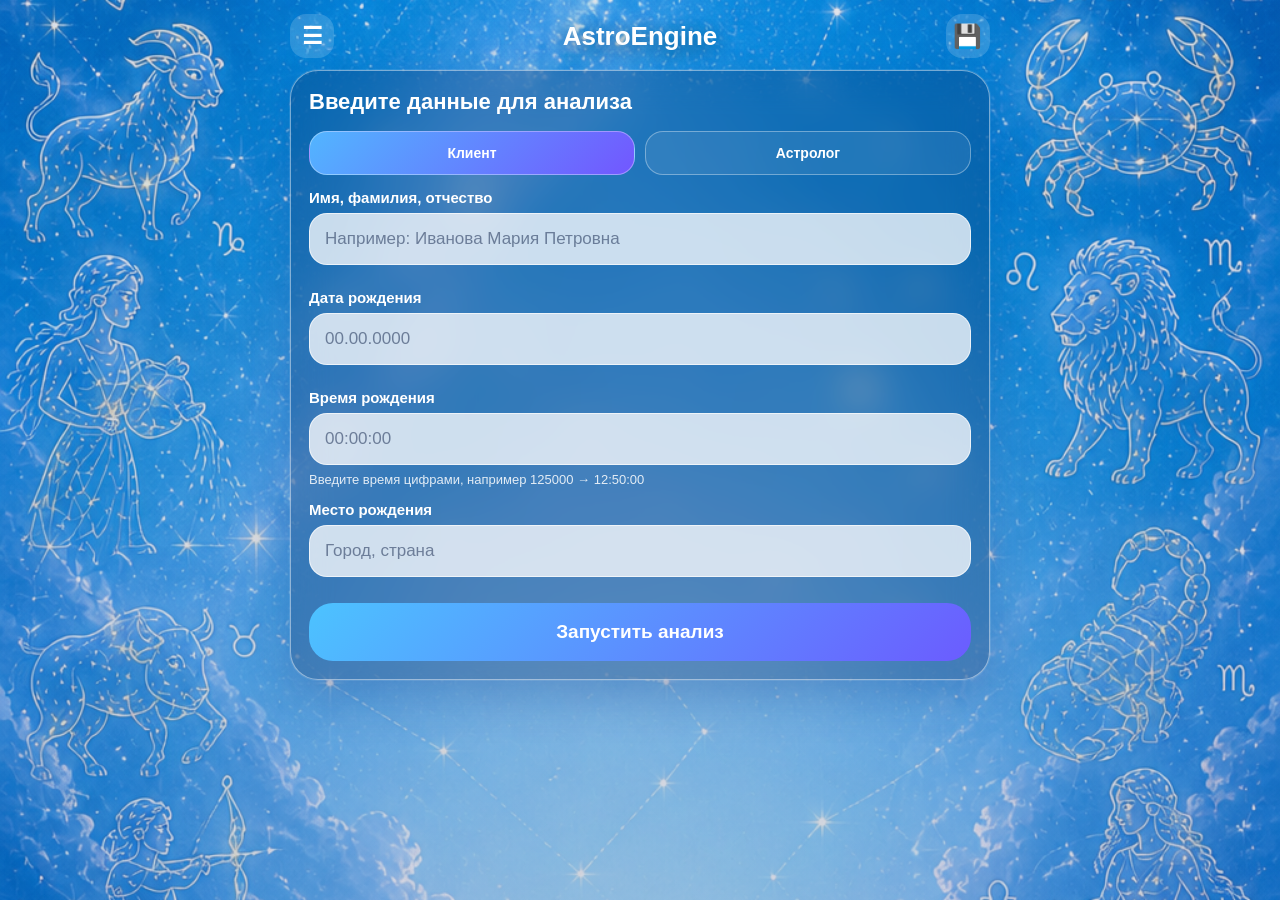
<file: templates/index.html>
<!DOCTYPE html>
<html lang="ru">
<head>
<meta charset="UTF-8">
<meta name="viewport" content="width=device-width, initial-scale=1.0">
<title>AstroEngine</title>

<style>
* { box-sizing: border-box; }

body {
    margin: 0;
    font-family: 'Segoe UI', Arial, sans-serif;
    color: white;
    background:
        linear-gradient(rgba(15, 30, 95, 0.12), rgba(15, 30, 95, 0.18)),
        url('/static/file_000000009a0072438087f62e212a4232.png');
    background-size: cover;
    background-position: center;
    background-attachment: fixed;
}

.page {
    max-width: 720px;
    margin: 0 auto;
    padding: 14px 10px 44px;
}

.screen { display: none; }
.screen.active { display: block; }

.top-app-bar {
    display: flex;
    align-items: center;
    justify-content: space-between;
    margin-bottom: 12px;
}

.icon-btn {
    width: 44px;
    height: 44px;
    border: none;
    border-radius: 16px;
    background: rgba(255,255,255,0.16);
    color: white;
    font-size: 23px;
    font-weight: 900;
}

.header-title {
    text-align: center;
    font-size: 26px;
    font-weight: 900;
    text-shadow: 0 4px 20px rgba(0,0,0,0.45);
}

.card {
    background: rgba(0, 20, 70, 0.24);
    border: 1.5px solid rgba(255,255,255,0.45);
    border-radius: 28px;
    padding: 18px;
    margin-bottom: 16px;
    backdrop-filter: blur(18px);
    -webkit-backdrop-filter: blur(18px);
    box-shadow:
        0 0 0 1px rgba(255,255,255,0.10),
        0 18px 45px rgba(0, 40, 120, 0.22);
}

.card-title {
    font-size: 22px;
    font-weight: 850;
    margin-bottom: 16px;
}

.mode-switch, .settings-row, .action-row {
    display: grid;
    grid-template-columns: 1fr 1fr;
    gap: 10px;
}

.mode-btn, .small-btn {
    padding: 13px;
    border-radius: 18px;
    border: 1px solid rgba(255,255,255,0.35);
    background: rgba(255,255,255,0.08);
    color: white;
    font-weight: 800;
    font-size: 14px;
}

.mode-btn.active, .small-btn.active {
    background: linear-gradient(135deg, #52b5ff, #7257ff);
}

label {
    display: block;
    margin-top: 14px;
    margin-bottom: 7px;
    font-size: 15px;
    font-weight: 650;
}

input, select, textarea {
    width: 100%;
    padding: 15px;
    margin-bottom: 10px;
    border-radius: 18px;
    border: 1px solid rgba(255,255,255,0.65);
    background: rgba(255,255,255,0.76);
    color: #1b2d52;
    font-size: 17px;
    outline: none;
}

textarea {
    min-height: 90px;
    resize: vertical;
    font-family: 'Segoe UI', Arial, sans-serif;
}

input::placeholder, textarea::placeholder { color: rgba(27,45,82,0.55); }

.main-btn {
    width: 100%;
    margin-top: 16px;
    padding: 18px;
    border: none;
    border-radius: 24px;
    background: linear-gradient(135deg, #4cc3ff, #6b5cff);
    color: white;
    font-size: 19px;
    font-weight: 900;
}

.secondary-btn {
    width: 100%;
    margin-top: 10px;
    padding: 15px;
    border-radius: 22px;
    border: 1.5px solid rgba(255,255,255,0.55);
    background: rgba(255,255,255,0.08);
    color: white;
    font-size: 16px;
    font-weight: 800;
}

.suggestions {
    display: none;
    margin-top: -6px;
    margin-bottom: 10px;
    border-radius: 18px;
    overflow: hidden;
    border: 1px solid rgba(255,255,255,0.35);
    background: rgba(5, 22, 65, 0.94);
}

.suggestion-item {
    padding: 13px 14px;
    border-bottom: 1px solid rgba(255,255,255,0.12);
    font-size: 15px;
}

.time-help {
    font-size: 13px;
    opacity: 0.85;
    margin-top: -3px;
    margin-bottom: 8px;
}

.compact-data {
    padding: 12px 14px;
    margin-bottom: 14px;
    border-radius: 18px;
    background: rgba(255,255,255,0.10);
    border: 1px solid rgba(255,255,255,0.20);
    font-size: 14px;
    line-height: 1.45;
}

.chart-wrap {
    width: 100%;
    aspect-ratio: 1 / 1;
    background:
        radial-gradient(circle at 50% 50%, rgba(255,255,255,0.98) 0%, rgba(242,244,255,0.94) 48%, rgba(215,220,255,0.88) 100%);
    border-radius: 22px;
    overflow: hidden;
    position: relative;
    color: #2d2b58;
    box-shadow:
        inset 0 0 55px rgba(120, 120, 210, 0.22),
        0 18px 40px rgba(0, 12, 60, 0.26);
    margin: 10px 0 16px;
    border: 1px solid rgba(255,255,255,0.72);
}

.chart-lines svg {
    position: absolute;
    inset: 0;
    width: 100%;
    height: 100%;
}

.chart-cell {
    position: absolute;
    transform: translate(-50%, -50%);
    text-align: center;
    min-width: 42px;
    max-width: 92px;
    overflow: visible;
    padding: 2px 3px;
}

.sign-num {
    font-size: 14px;
    font-weight: 850;
    color: rgba(60, 58, 120, 0.82);
    line-height: 1;
    margin-bottom: 3px;
}

.chart-planets {
    font-size: 10.2px;
    margin-top: 1px;
    color: #30305f;
    font-weight: 780;
    line-height: 1.15;
    white-space: nowrap;
    letter-spacing: -0.1px;
}

.chart-planets .karaka-mark {
    color: #8055a8;
    font-weight: 850;
}

.chart-aspects {
    font-size: 9.4px;
    margin-top: 1px;
    color: rgba(58,58,95,0.46);
    font-weight: 760;
    line-height: 1.05;
    white-space: nowrap;
}

.transit-planet { color: #1b79d5; }

.south-grid {
    display: grid;
    grid-template-columns: repeat(4, 1fr);
    grid-template-rows: repeat(4, 1fr);
    width: 100%;
    height: 100%;
    border: 2px solid rgba(38,48,106,0.50);
}

.south-cell {
    border: 1px solid rgba(38,48,106,0.40);
    padding: 5px;
    overflow: hidden;
}

.south-empty { background: rgba(255,255,255,0.36); }

.drawer {
    margin-bottom: 12px;
    border-radius: 22px;
    overflow: hidden;
    border: 1px solid rgba(255,255,255,0.22);
    background: rgba(255,255,255,0.06);
}

.drawer-head {
    width: 100%;
    padding: 16px;
    border: none;
    background: rgba(24, 16, 95, 0.62);
    color: white;
    display: flex;
    justify-content: space-between;
    align-items: center;
    font-size: 17px;
    font-weight: 850;
    text-align: left;
}

.drawer-body {
    display: none;
    padding: 14px;
}

.drawer.open .drawer-body { display: block; }
.drawer.open .drawer-arrow { transform: rotate(90deg); }

.drawer-arrow { transition: transform 0.2s ease; }

.planet-table {
    width: 100%;
    border-collapse: collapse;
    overflow: hidden;
    border-radius: 18px;
    margin-top: 12px;
    background: rgba(22, 12, 74, 0.72);
}

.planet-table th, .planet-table td {
    padding: 10px 6px;
    border-bottom: 1px solid rgba(255,255,255,0.12);
    text-align: left;
    font-size: 12.5px;
    vertical-align: top;
}

.planet-table th {
    font-size: 11.5px;
    font-weight: 850;
    background: rgba(255,255,255,0.08);
}

.planet-table tr:nth-child(even) { background: rgba(255,255,255,0.06); }

.dasha-row, .chara-row {
    padding: 11px 12px;
    margin-bottom: 6px;
    border-radius: 14px;
    background: rgba(31, 18, 88, 0.82);
    font-size: 13px;
    line-height: 1.4;
}

.dasha-row.current, .chara-row.current {
    background: #d2ffff;
    color: #233247;
    font-weight: 850;
}

.active-period-box {
    padding: 14px;
    margin-bottom: 12px;
    border-radius: 18px;
    background: linear-gradient(135deg, rgba(255, 215, 120, 0.24), rgba(255,255,255,0.10));
    border: 1px solid rgba(255, 220, 145, 0.55);
    line-height: 1.45;
}

.dasha-row.level-2, .chara-row.level-2 { margin-left: 14px; opacity: .94; }
.dasha-row.level-3, .chara-row.level-3 { margin-left: 28px; opacity: .88; }

.dasha-row.clickable, .chara-row.clickable {
    cursor: pointer;
}

.inline-note {
    font-size: 13px;
    opacity: .82;
    line-height: 1.4;
    margin-top: 6px;
}

.period-children { display: none; margin-top: 6px; }
.period-node.open > .period-children { display: block; }
.period-card {
    width: 100%;
    text-align: left;
    border: none;
    color: inherit;
    position: relative;
}
.period-card::after {
    content: "›";
    position: absolute;
    right: 12px;
    top: 50%;
    transform: translateY(-50%);
    font-size: 18px;
    opacity: .75;
    transition: transform .18s ease;
}
.period-node.open > .period-card::after { transform: translateY(-50%) rotate(90deg); }
.period-card.no-children::after { display: none; }
.period-title-line { display:flex; justify-content:space-between; gap:10px; padding-right:20px; }
.period-date-line { opacity:.86; margin-top:3px; }
.period-level-label { font-size:11px; opacity:.72; font-weight:700; }
.copy-btn {
    width: 100%;
    margin-bottom: 10px;
    padding: 13px 16px;
    border-radius: 18px;
    border: 1px solid rgba(255,255,255,0.34);
    background: rgba(255,255,255,0.12);
    color: white;
    font-weight: 850;
}
.save-toast {
    position: fixed;
    left: 50%;
    bottom: 28px;
    transform: translateX(-50%);
    z-index: 50;
    padding: 13px 18px;
    border-radius: 18px;
    background: rgba(10, 22, 60, .94);
    border: 1px solid rgba(255,255,255,.32);
    color: white;
    font-weight: 850;
    box-shadow: 0 12px 30px rgba(0,0,0,.35);
}

.client-box {
    padding: 15px;
    border-radius: 20px;
    background: rgba(255,255,255,0.10);
    border: 1px solid rgba(255,255,255,0.24);
    line-height: 1.5;
    margin-bottom: 10px;
}

.side-menu {
    position: fixed;
    inset: 0;
    display: none;
    z-index: 20;
    background: rgba(0,0,0,0.42);
}

.side-menu.active { display: block; }

.side-panel {
    width: min(86vw, 360px);
    height: 100%;
    padding: 18px;
    background: rgba(8, 18, 62, 0.98);
    border-right: 1px solid rgba(255,255,255,0.22);
    overflow-y: auto;
}

.menu-title {
    font-size: 24px;
    font-weight: 900;
    margin-bottom: 16px;
}

.menu-item {
    width: 100%;
    padding: 14px;
    margin-bottom: 8px;
    border-radius: 16px;
    border: 1px solid rgba(255,255,255,0.18);
    background: rgba(255,255,255,0.08);
    color: white;
    text-align: left;
    font-weight: 800;
}

.settings-box, .saved-card {
    padding: 12px;
    margin-bottom: 10px;
    border-radius: 16px;
    background: rgba(255,255,255,0.08);
    border: 1px solid rgba(255,255,255,0.16);
}

.toggle-line {
    display: flex;
    justify-content: space-between;
    align-items: center;
    gap: 12px;
    padding: 8px 0;
    font-size: 14px;
}

.toggle-line input {
    width: auto;
    margin: 0;
}

.transit-panel {
    display: none;
    padding: 12px;
    margin-top: 10px;
    border-radius: 20px;
    background: rgba(255,255,255,0.09);
    border: 1px solid rgba(255,255,255,0.20);
}

.transit-panel.active { display: block; }

.error {
    padding: 14px;
    border-radius: 18px;
    background: rgba(255, 80, 80, 0.20);
    border: 1px solid rgba(255,255,255,0.25);
    line-height: 1.4;
}

.loader {
    width: 42px;
    height: 42px;
    border: 4px solid rgba(255,255,255,0.3);
    border-top: 4px solid white;
    border-radius: 50%;
    margin: 0 auto 16px;
    animation: spin 1s linear infinite;
}

.loading-box {
    text-align: center;
    padding: 30px;
}

@keyframes spin {
    from { transform: rotate(0deg); }
    to { transform: rotate(360deg); }
}
</style>
</head>

<body>

<div id="sideMenu" class="side-menu" onclick="closeMenuByBg(event)">
    <div class="side-panel">
        <div class="menu-title">AstroEngine</div>

        <button class="menu-item" onclick="newChart()">＋ Новая карта</button>
        <button class="menu-item" onclick="loadSavedCharts()">💾 Мои карты</button>

        <div id="savedCardsBox"></div>

        <div class="settings-box">
            <b>Настройки</b>

            <label>Язык</label>
            <select id="languageSelect" onchange="applySettings()">
                <option value="ru">Русский</option>
                <option value="en">English</option>
            </select>

            <label>Режим</label>
            <select id="workModeSelect" onchange="applySettings()">
                <option value="professional">Профессиональный</option>
                <option value="client">Клиентский</option>
            </select>

            <label>Чара Даша</label>
            <select id="charaSystemSelect" onchange="applySettings()">
                <option value="rao">К.Н. Рао</option>
                <option value="parashara">Парашара</option>
            </select>

            <div class="toggle-line">Чаракараки <input type="checkbox" id="showKarakas" checked onchange="applySettings()"></div>
            <div class="toggle-line">Упаграхи <input type="checkbox" id="showUpagrahas" checked onchange="applySettings()"></div>
            <div class="toggle-line">Арудхи <input type="checkbox" id="showArudhas" checked onchange="applySettings()"></div>
            <div class="toggle-line">Доп. лагны <input type="checkbox" id="showSpecialLagnas" checked onchange="applySettings()"></div>
            <div class="toggle-line">Внешние планеты <input type="checkbox" id="showOuterPlanets" checked onchange="applySettings()"></div>
            <div class="toggle-line">Аспекты <input type="checkbox" id="showAspects" checked onchange="applySettings()"></div>
            <div class="toggle-line">Йоги <input type="checkbox" id="showYogas" checked onchange="applySettings()"></div>
            <div class="toggle-line">Градусы в карте <input type="checkbox" id="showDegreesInChart" onchange="applySettings()"></div>
        </div>

        <button class="menu-item" onclick="toggleMenu()">Закрыть</button>
    </div>
</div>

<div class="page">

    <div id="inputScreen" class="screen active">
        <div class="top-app-bar">
            <button class="icon-btn" onclick="toggleMenu()">☰</button>
            <div class="header-title">AstroEngine</div>
            <button class="icon-btn" onclick="loadSavedCharts()">💾</button>
        </div>

        <div class="card">
            <div class="card-title">Введите данные для анализа</div>

            <div class="mode-switch">
                <button class="mode-btn active" id="clientBtn" onclick="setMode('client')">Клиент</button>
                <button class="mode-btn" id="astroBtn" onclick="setMode('astro')">Астролог</button>
            </div>

            <label>Имя, фамилия, отчество</label>
            <input id="fullName" type="text" placeholder="Например: Иванова Мария Петровна" autocomplete="name">

            <label>Дата рождения</label>
            <input id="date" type="tel" inputmode="numeric" maxlength="10" placeholder="00.00.0000" oninput="formatDateInput(this)">

            <label>Время рождения</label>
            <input id="time" type="tel" inputmode="numeric" maxlength="8" placeholder="00:00:00" oninput="formatTimeInput(this)">
            <div class="time-help">Введите время цифрами, например 125000 → 12:50:00</div>

            <label>Место рождения</label>
            <input id="city" type="text" placeholder="Город, страна" autocomplete="off" oninput="handlePlaceInput()">

            <div class="suggestions" id="suggestions"></div>

            <button class="main-btn" onclick="calculate()">Запустить анализ</button>
        </div>
    </div>

    <div id="resultScreen" class="screen">
        <div class="top-app-bar">
            <button class="icon-btn" onclick="toggleMenu()">☰</button>
            <div class="header-title" id="resultHeading">Карта</div>
            <button class="icon-btn" onclick="showSaveDialog()">💾</button>
        </div>

        <div class="card">
            <div id="summaryBlock"></div>

            <div id="chartBlock"></div>

            <div class="settings-row">
                <select id="chartStyleSelect" onchange="changeChartStyle(this.value)">
                    <option value="north">Северо-индийская</option>
                    <option value="south">Южно-индийская</option>
                </select>

                <select id="vargaSelect" onchange="changeVarga(this.value)">
                    <option value="D1">D-1 Натальная</option>
                    <option value="Moon">Лунная</option>
                    <option value="D2">D-2</option>
                    <option value="D3">D-3</option>
                    <option value="D5">D-5</option>
                    <option value="D6">D-6</option>
                    <option value="D7">D-7</option>
                    <option value="D8">D-8</option>
                    <option value="D9">D-9</option>
                    <option value="D10">D-10</option>
                    <option value="D11">D-11</option>
                    <option value="D12">D-12</option>
                    <option value="D16">D-16</option>
                    <option value="D24">D-24</option>
                    <option value="D30">D-30</option>
                    <option value="D60">D-60</option>
                    <option value="D81">D-81</option>
                </select>
            </div>

            <div class="action-row">
                <button class="small-btn" onclick="toggleTransitPanel('transit')">Транзиты</button>
                <button class="small-btn" onclick="toggleTransitPanel('rectification')">Ректификация</button>
            </div>

            <div id="transitPanel" class="transit-panel">
                <label>Дата транзита</label>
                <input id="transitDate" type="tel" inputmode="numeric" maxlength="10" placeholder="00.00.0000" oninput="formatDateInput(this)">
                <label>Время транзита</label>
                <input id="transitTime" type="tel" inputmode="numeric" maxlength="8" placeholder="00:00:00" oninput="formatTimeInput(this)">
                <label>Место транзита</label>
                <input id="transitCity" type="text" placeholder="Город, страна" autocomplete="off" oninput="handleTransitPlaceInput()">
                <div class="suggestions" id="transitSuggestions"></div>
                <button class="main-btn" onclick="calculateTransit()">Рассчитать транзит</button>
            </div>

            <div id="rectificationPanel" class="transit-panel">
                <label>Коридор времени рождения: от</label>
                <input id="rectStartTime" type="tel" inputmode="numeric" maxlength="8" placeholder="00:00:00" oninput="formatTimeInput(this)">

                <label>Коридор времени рождения: до</label>
                <input id="rectEndTime" type="tel" inputmode="numeric" maxlength="8" placeholder="00:00:00" oninput="formatTimeInput(this)">

                <label>Шаг проверки</label>
                <select id="rectStepMinutes">
                    <option value="15">15 минут</option>
                    <option value="10">10 минут</option>
                    <option value="5">5 минут</option>
                </select>

                <label>События жизни</label>
                <textarea id="rectEvents" placeholder="Каждое событие с новой строки. Можно по-русски:
25.04.2012 брак
21.06.2012 рождение дочки
01.09.2020 новая работа

Или технически:
marriage | 15.06.2012 | Брак"></textarea>
                <div class="time-help">Система сама распознаёт: брак, ребёнок, работа, обучение, переезд, болезнь, развод.</div>

                <button id="rectificationRunBtn" type="button" class="main-btn" onclick="calculateRectification()">Запустить ректификацию</button>
                <button id="rectificationAiBtn" type="button" class="secondary-btn" style="display:none;" onclick="askAiRectification()">AI-анализ ректификации</button>
                <div id="rectificationResult" class="compact-data" style="display:none; margin-top:12px;"></div>
                <div id="rectificationAiAnswer" class="client-box" style="display:none; margin-top:12px;"></div>
            </div>
        </div>

        <div class="card">
            <div class="drawer open" id="drawerPlanets">
                <button class="drawer-head" onclick="toggleDrawer('drawerPlanets')">
                    <span>Планеты и накшатры</span><span class="drawer-arrow">›</span>
                </button>
                <div class="drawer-body" id="planetsSection"></div>
            </div>

            <div class="drawer" id="drawerDashas">
                <button class="drawer-head" onclick="toggleDrawer('drawerDashas')">
                    <span>Периоды Вимшоттари</span><span class="drawer-arrow">›</span>
                </button>
                <div class="drawer-body" id="dashasSection"></div>
            </div>

            <div class="drawer" id="drawerCharaDashas">
                <button class="drawer-head" onclick="toggleDrawer('drawerCharaDashas')">
                    <span>Чара Даша</span><span class="drawer-arrow">›</span>
                </button>
                <div class="drawer-body" id="charaDashasSection"></div>
            </div>

            <div class="drawer" id="drawerAnalysis">
                <button class="drawer-head" onclick="toggleDrawer('drawerAnalysis')">
                    <span>Разбор</span><span class="drawer-arrow">›</span>
                </button>
                <div class="drawer-body" id="analysisSection"></div>
            </div>
        </div>

        <button class="secondary-btn" onclick="goBack()">Изменить данные</button>
    </div>
</div>

<script>
let mode = "client";
let selectedPlace = null;
let selectedTransitPlace = null;
let placeTimer = null;
let transitPlaceTimer = null;
let currentChart = null;
let transitChart = null;
let chartStyle = "north";
let currentVarga = "D1";
let viewMode = "natal";
let currentSavedId = null;
let currentFullName = "";
let lastRectificationResult = null;
const openPeriodKeys = new Set();

const PLANET_ORDER = [
    "Асцендент", "Солнце", "Луна", "Марс", "Меркурий",
    "Венера", "Сатурн", "Юпитер", "Раху", "Кету",
    "Плутон", "Нептун", "Уран", "Манди", "Гулика"
];

const PLANET_SHORT = {
    "Солнце": "Su", "Луна": "Mo", "Марс": "Ma", "Меркурий": "Me",
    "Юпитер": "Ju", "Венера": "Ve", "Сатурн": "Sa",
    "Раху": "Ra", "Кету": "Ke", "Уран": "Ur",
    "Нептун": "Ne", "Плутон": "Pl", "Манди": "Md", "Гулика": "Gu"
};

function setMode(m) {
    mode = m;
    document.getElementById("clientBtn").classList.remove("active");
    document.getElementById("astroBtn").classList.remove("active");
    document.getElementById(m === "client" ? "clientBtn" : "astroBtn").classList.add("active");
}

function toggleMenu() {
    document.getElementById("sideMenu").classList.toggle("active");
}

function closeMenuByBg(event) {
    if (event.target.id === "sideMenu") toggleMenu();
}

function newChart() {
    currentChart = null;
    transitChart = null;
    currentSavedId = null;
    document.getElementById("resultScreen").classList.remove("active");
    document.getElementById("inputScreen").classList.add("active");
    document.getElementById("sideMenu").classList.remove("active");
}

function formatDateInput(input) {
    let value = input.value.replace(/\D/g, "");
    if (value.length > 8) value = value.slice(0, 8);
    if (value.length >= 5) value = value.slice(0,2)+"."+value.slice(2,4)+"."+value.slice(4);
    else if (value.length >= 3) value = value.slice(0,2)+"."+value.slice(2);
    input.value = value;
}

function formatTimeInput(input) {
    let value = input.value.replace(/\D/g, "");
    if (value.length > 6) value = value.slice(0, 6);
    if (value.length >= 5) value = value.slice(0,2)+":"+value.slice(2,4)+":"+value.slice(4);
    else if (value.length >= 3) value = value.slice(0,2)+":"+value.slice(2);
    input.value = value;
}

function normalizeDate(value) {
    let digits = value.replace(/\D/g, "");
    if (digits.length !== 8) return "";
    return digits.slice(0,2)+"."+digits.slice(2,4)+"."+digits.slice(4,8);
}

function normalizeTime(value) {
    let digits = value.replace(/\D/g, "");
    if (digits.length === 4) digits += "00";
    if (digits.length !== 6) return "";
    return digits.slice(0,2)+":"+digits.slice(2,4)+":"+digits.slice(4,6);
}

function isValidDate(value) {
    return /^\d{2}\.\d{2}\.\d{4}$/.test(value);
}

function isValidTime(value) {
    if (!/^\d{2}:\d{2}:\d{2}$/.test(value)) return false;
    const [h,m,s] = value.split(":").map(Number);
    return h >= 0 && h <= 23 && m >= 0 && m <= 59 && s >= 0 && s <= 59;
}

function handlePlaceInput() {
    selectedPlace = null;
    const query = document.getElementById("city").value.trim();
    const box = document.getElementById("suggestions");

    clearTimeout(placeTimer);

    if (query.length < 2) {
        box.style.display = "none";
        box.innerHTML = "";
        return;
    }

    placeTimer = setTimeout(() => searchPlaces(query), 450);
}

async function searchPlaces(query) {
    const box = document.getElementById("suggestions");

    try {
        const response = await fetch(`/search_place?q=${encodeURIComponent(query)}`);
        const data = await response.json();

        if (!data.places || data.places.length === 0) {
            box.style.display = "none";
            return;
        }

        box.innerHTML = "";
        data.places.forEach(place => {
            const item = document.createElement("div");
            item.className = "suggestion-item";
            item.innerText = "📍 " + place.name;
            item.onclick = () => {
                selectedPlace = place;
                document.getElementById("city").value = place.name;
                box.style.display = "none";
                box.innerHTML = "";
            };
            box.appendChild(item);
        });

        box.style.display = "block";
    } catch {
        box.style.display = "none";
    }
}

function handleTransitPlaceInput() {
    selectedTransitPlace = null;
    const query = document.getElementById("transitCity").value.trim();
    const box = document.getElementById("transitSuggestions");

    clearTimeout(transitPlaceTimer);

    if (query.length < 2) {
        box.style.display = "none";
        box.innerHTML = "";
        return;
    }

    transitPlaceTimer = setTimeout(() => searchTransitPlaces(query), 450);
}

async function searchTransitPlaces(query) {
    const box = document.getElementById("transitSuggestions");

    try {
        const response = await fetch(`/search_place?q=${encodeURIComponent(query)}`);
        const data = await response.json();

        if (!data.places || data.places.length === 0) {
            box.style.display = "none";
            return;
        }

        box.innerHTML = "";
        data.places.forEach(place => {
            const item = document.createElement("div");
            item.className = "suggestion-item";
            item.innerText = "📍 " + place.name;
            item.onclick = () => {
                selectedTransitPlace = place;
                document.getElementById("transitCity").value = place.name;
                box.style.display = "none";
                box.innerHTML = "";
            };
            box.appendChild(item);
        });

        box.style.display = "block";
    } catch {
        box.style.display = "none";
    }
}

function getTelegramUserId() {
    try {
        const tg = window.Telegram?.WebApp;
        const user = tg?.initDataUnsafe?.user;
        return user?.id ? String(user.id) : "";
    } catch {
        return "";
    }
}

function showToast(message) {
    const old = document.querySelector(".save-toast");
    if (old) old.remove();

    const box = document.createElement("div");
    box.className = "save-toast";
    box.textContent = message;
    document.body.appendChild(box);

    setTimeout(() => box.remove(), 2200);
}

async function calculate() {
    let date = normalizeDate(document.getElementById("date").value);
    let time = normalizeTime(document.getElementById("time").value);
    const city = document.getElementById("city").value.trim();
    const fullName = document.getElementById("fullName").value.trim();

    document.getElementById("date").value = date;
    document.getElementById("time").value = time;

    if (!fullName) {
        alert("Введите имя, фамилию и отчество.");
        return;
    }

    if (!date || !time || !city) {
        alert("Заполните дату, время и место рождения.");
        return;
    }

    if (!isValidDate(date) || !isValidTime(time)) {
        alert("Проверьте формат даты и времени.");
        return;
    }

    showResultLoading();

    try {
        currentFullName = fullName;
        const telegramUserId = getTelegramUserId();
        const payload = { date, time, city, mode, display_name: city, full_name: fullName, name: fullName, telegram_user_id: telegramUserId };

        if (selectedPlace) {
            payload.lat = selectedPlace.lat;
            payload.lon = selectedPlace.lon;
            payload.display_name = selectedPlace.name;
        }

        const response = await fetch("/calculate", {
            method: "POST",
            headers: {"Content-Type": "application/json"},
            body: JSON.stringify(payload)
        });

        const data = await response.json();

        if (!data.success) {
            showError(data.error || "Ошибка расчёта.");
            return;
        }

        currentChart = data.chart;
        transitChart = null;
        currentSavedId = null;
        currentVarga = "D1";
        viewMode = "natal";
        renderResult();
    } catch {
        showError("Ошибка соединения с сервером.");
    }
}

function showResultLoading() {
    document.getElementById("inputScreen").classList.remove("active");
    document.getElementById("resultScreen").classList.add("active");
    document.getElementById("summaryBlock").innerHTML = "";
    document.getElementById("chartBlock").innerHTML = `
        <div class="loading-box">
            <div class="loader"></div>
            Выполняю расчёт карты...
        </div>
    `;
}

function showError(message) {
    document.getElementById("chartBlock").innerHTML = `<div class="error">${message}</div>`;
}

function goBack() {
    document.getElementById("resultScreen").classList.remove("active");
    document.getElementById("inputScreen").classList.add("active");
}

function toggleDrawer(id) {
    document.getElementById(id).classList.toggle("open");
}

function renderResult() {
    renderSummary();
    renderChartBlock();
    renderPlanets();
    renderDashas();
    renderCharaDashas();
    renderAnalysis();
}

function renderSummary() {
    if (!currentChart) return;
    document.getElementById("summaryBlock").innerHTML = `
        <div class="compact-data">
            <b>${currentChart.full_name || currentFullName || "Без имени"}</b><br>
            ${currentChart.city || "—"}<br>
            ${currentChart.input_date || "—"} ${currentChart.input_time || "—"} ${currentChart.utc_offset || ""}<br>
            ${currentChart.lat || "—"}, ${currentChart.lon || "—"}<br>
            Айанамша Лахири: ${currentChart.ayanamsha || "—"}°<br>
            <span class="inline-note">Вимшоттари: ${getCurrentPathText(currentChart.dashas)}</span><br>
            <span class="inline-note">Чара Даша: ${getCurrentPathText(currentChart.chara_dasha || currentChart.chara_dashas)}</span>
        </div>
    `;
}

function changeChartStyle(value) {
    chartStyle = value;
    renderChartBlock();
}

function changeVarga(value) {
    currentVarga = value;
    renderChartBlock();
    renderPlanets();
}

function setViewMode(value) {
    viewMode = value;
    document.getElementById("natalBtn").classList.toggle("active", value === "natal");
    document.getElementById("overlayBtn").classList.toggle("active", value === "overlay");
    renderChartBlock();
    renderPlanets();
}

function getActiveChartObject(chart) {
    if (!chart) return null;
    if (currentVarga === "D1") return chart;
    if (chart.vargas && chart.vargas[currentVarga]) return chart.vargas[currentVarga];
    return chart;
}

function getChartForTable() {
    if (viewMode === "overlay" && transitChart) return transitChart;
    return currentChart;
}

function getAspectMap(activeObject) {
    const map = {};
    if (!activeObject || !activeObject.aspects || !document.getElementById("showAspects").checked) return map;

    activeObject.aspects.forEach(a => {
        (a.aspects_houses || []).forEach(house => {
            if (!map[house]) map[house] = [];
            map[house].push(PLANET_SHORT[a.planet] || a.planet);
        });
    });

    return map;
}

function renderChartBlock() {
    const block = document.getElementById("chartBlock");
    if (!block || !currentChart) return;

    const natalObject = getActiveChartObject(currentChart);
    const transitObject = getActiveChartObject(transitChart);

    if (chartStyle === "south") renderSouthIndianChart(block, natalObject, transitObject);
    else renderNorthIndianChart(block, natalObject, transitObject);
}

function formatChartPlanetText(text) {
    if (!text) return "";
    return String(text).replace(/\s+(АК|АмК|БК|МК|ПК|ГК|ДК)$/g, ' <span class="karaka-mark">$1</span>');
}

function renderNorthIndianChart(block, natalObject, transitObject) {
    const positions = [
        [50,18], [30,18], [17,34], [30,50],
        [17,66], [30,82], [50,82], [70,82],
        [83,66], [70,50], [83,34], [70,18]
    ];

    const aspectMap = getAspectMap(viewMode === "overlay" && transitObject ? transitObject : natalObject);
    let cells = "";

    (natalObject.chart_view || []).forEach((h, index) => {
        const pos = positions[index];

        const natalPlanets = (h.planets || [])
            .map(p => `<div class="chart-planets">${formatChartPlanetText(p)}</div>`)
            .join("");

        let transitPlanets = "";
        if (viewMode === "overlay" && transitObject) {
            const th = (transitObject.chart_view || []).find(x => x.house === h.house);
            transitPlanets = (th?.planets || [])
                .map(p => `<div class="chart-planets transit-planet">T ${formatChartPlanetText(p)}</div>`)
                .join("");
        }

        const aspects = (aspectMap[h.house] || [])
            .map(p => `<div class="chart-aspects">${p}</div>`)
            .join("");

        cells += `
            <div class="chart-cell" style="left:${pos[0]}%;top:${pos[1]}%;">
                <div class="sign-num">${h.sign}</div>
                ${natalPlanets}
                ${transitPlanets}
                ${aspects}
            </div>
        `;
    });

    block.innerHTML = `
        <div class="chart-wrap">
            <div class="chart-lines">
                <svg viewBox="0 0 100 100">
                    <rect x="1" y="1" width="98" height="98" fill="none" stroke="rgba(88,87,142,.25)" stroke-width="0.65"/>
                    <line x1="1" y1="1" x2="99" y2="99" stroke="rgba(88,87,142,.30)" stroke-width="0.75"/>
                    <line x1="99" y1="1" x2="1" y2="99" stroke="rgba(88,87,142,.30)" stroke-width="0.75"/>
                    <polygon points="50,1 99,50 50,99 1,50" fill="none" stroke="rgba(88,87,142,.34)" stroke-width="0.75"/>
                    <line x1="1" y1="50" x2="50" y2="1" stroke="rgba(88,87,142,.22)" stroke-width="0.45"/>
                    <line x1="50" y1="1" x2="99" y2="50" stroke="rgba(88,87,142,.22)" stroke-width="0.45"/>
                    <line x1="99" y1="50" x2="50" y2="99" stroke="rgba(88,87,142,.22)" stroke-width="0.45"/>
                    <line x1="50" y1="99" x2="1" y2="50" stroke="rgba(88,87,142,.22)" stroke-width="0.45"/>
                </svg>
            </div>
            ${cells}
        </div>
    `;
}

function renderSouthIndianChart(block, natalObject, transitObject) {
    const bySign = {};
    const transitBySign = {};
    const aspectMap = getAspectMap(viewMode === "overlay" && transitObject ? transitObject : natalObject);

    (natalObject.chart_view || []).forEach(h => bySign[h.sign] = h);

    if (viewMode === "overlay" && transitObject) {
        (transitObject.chart_view || []).forEach(h => transitBySign[h.sign] = h);
    }

    const grid = [12,1,2,3, 11,0,0,4, 10,0,0,5, 9,8,7,6];
    let html = `<div class="chart-wrap"><div class="south-grid">`;

    grid.forEach(signNumber => {
        if (signNumber === 0) {
            html += `<div class="south-cell south-empty"></div>`;
            return;
        }

        const h = bySign[signNumber] || {house: "", planets: []};
        const t = transitBySign[signNumber] || {planets: []};

        const natalPlanets = (h.planets || []).map(p => `<div class="chart-planets">${p}</div>`).join("");
        const transitPlanets = (t.planets || []).map(p => `<div class="chart-planets transit-planet">T ${p}</div>`).join("");
        const aspects = (aspectMap[h.house] || []).map(p => `<div class="chart-aspects">${p}</div>`).join("");

        html += `
            <div class="south-cell">
                <div class="sign-num">${signNumber}</div>
                ${natalPlanets}
                ${transitPlanets}
                ${aspects}
            </div>
        `;
    });

    html += `</div></div>`;
    block.innerHTML = html;
}

function renderPlanets() {
    const chart = getChartForTable();
    const activeObject = getActiveChartObject(chart);
    if (!activeObject) return;

    let html = `
        <table class="planet-table">
            <tr>
                <th>Объект</th>
                <th>Знак</th>
                <th>Градусы</th>
                <th>Накшатра</th>
            </tr>
    `;

    PLANET_ORDER.forEach(name => {
        if (name === "Асцендент") {
            const l = chart.lagna;
            if (!l) return;
            html += `
                <tr>
                    <td><b>Асцендент</b></td>
                    <td>${l.sign || "—"}</td>
                    <td>${l.degree || "—"}</td>
                    <td>${l.nakshatra || "—"}<br>пада ${l.pada || "—"}</td>
                </tr>
            `;
            return;
        }

        const p = (activeObject.planets || {})[name];
        if (!p) return;

        const isOuter = ["Плутон", "Нептун", "Уран"].includes(name);
        const isUpa = ["Манди", "Гулика"].includes(name);

        if (isOuter && !document.getElementById("showOuterPlanets").checked) return;
        if (isUpa && !document.getElementById("showUpagrahas").checked) return;

        const retro = p.retro ? " (R)" : "";
        const karaka = p.karaka && document.getElementById("showKarakas").checked ? `<b>${p.karaka}</b> ` : "";

        html += `
            <tr>
                <td>${karaka}${name}${retro}</td>
                <td>${p.sign || "—"}<br>дом ${p.house || "—"}</td>
                <td>${p.degree || "—"}</td>
                <td>${p.nakshatra || "—"}<br>пада ${p.pada || "—"}</td>
            </tr>
        `;
    });

    html += "</table>";
    document.getElementById("planetsSection").innerHTML = html;
}

function parseRuDate(str) {
    if (!str || typeof str !== "string") return null;
    const [d,m,y] = str.split(".").map(Number);
    if (!d || !m || !y) return null;
    return new Date(y, m - 1, d);
}

function isCurrentPeriod(start, end) {
    const now = new Date();
    const s = parseRuDate(start);
    const e = parseRuDate(end);
    if (!s || !e) return false;
    return s <= now && now < e;
}

function getCurrentPathText(dashaData) {
    if (!dashaData) return "—";
    if (dashaData.current_path_text) return dashaData.current_path_text;
    if (Array.isArray(dashaData.current_path) && dashaData.current_path.length) return dashaData.current_path.join(" / ");
    if (dashaData.current_periods?.path_text) return dashaData.current_periods.path_text;
    return "—";
}

function renderActivePeriodBox(title, dashaData) {
    const pathText = getCurrentPathText(dashaData);
    const current = dashaData?.current_periods || {};

    let dates = "";
    const maha = current.mahadasha;
    const antar = current.antardasha;
    const praty = current.pratyantardasha;

    if (maha?.start && maha?.end) dates += `<br>Махадаша: ${maha.start} — ${maha.end}`;
    if (antar?.start && antar?.end) dates += `<br>Антардаша: ${antar.start} — ${antar.end}`;
    if (praty?.start && praty?.end) dates += `<br>Пратьянтардаша: ${praty.start} — ${praty.end}`;

    return `
        <div class="active-period-box">
            <b>${title}</b><br>
            Сейчас: ${pathText || "—"}${dates}
            <div class="inline-note">Ниже раскрывайте нужный период нажатием на карточку.</div>
        </div>
    `;
}

function periodDisplayName(item, type) {
    if (!item) return "—";
    if (type === "chara") return item.sign || item.rashi || item.name || item.lord || "—";
    return item.lord || item.name || item.sign || "—";
}

function periodKey(item, type, level, index, parentKey) {
    const name = periodDisplayName(item, type);
    return `${type}:${parentKey || "root"}:${level}:${index}:${name}:${item.start || ""}:${item.end || ""}`;
}

function hasCurrentInside(item) {
    if (!item) return false;
    if (item.is_current || isCurrentPeriod(item.start, item.end)) return true;
    const children = item.children || item.antardashas || item.pratyantardashas || item.subperiods || [];
    return children.some(child => hasCurrentInside(child));
}

function levelName(type, level) {
    if (type === "chara") {
        if (level === 1) return "период";
        if (level === 2) return "подпериод";
        return "подподпериод";
    }
    if (level === 1) return "махадаша";
    if (level === 2) return "антардаша";
    return "пратьянтардаша";
}

function togglePeriodNode(key) {
    if (openPeriodKeys.has(key)) openPeriodKeys.delete(key);
    else openPeriodKeys.add(key);
    renderDashas();
    renderCharaDashas();
}

function renderPeriodTree(items, type, level = 1, parentKey = "") {
    if (!items || !items.length) return "";

    let html = "";

    items.forEach((item, index) => {
        const name = periodDisplayName(item, type);
        const rowClass = type === "chara" ? "chara-row" : "dasha-row";
        const current = (item.is_current || isCurrentPeriod(item.start, item.end)) ? "current" : "";
        const children = item.children || item.antardashas || item.pratyantardashas || item.subperiods || [];
        const key = periodKey(item, type, level, index, parentKey);
        const activeBranch = hasCurrentInside(item);
        if (activeBranch) openPeriodKeys.add(key);
        const isOpen = openPeriodKeys.has(key);
        const canOpen = level < 3 && children.length;

        html += `
            <div class="period-node ${isOpen ? "open" : ""}">
                <button class="period-card ${rowClass} ${current} level-${level} ${canOpen ? "" : "no-children"}" ${canOpen ? `onclick="togglePeriodNode('${key.replace(/'/g, "\\'")}')"` : ""}>
                    <div class="period-title-line">
                        <span>${level > 1 ? "↳ " : ""}<b>${name}</b></span>
                        <span class="period-level-label">${levelName(type, level)}</span>
                    </div>
                    <div class="period-date-line">${item.start || "—"} — ${item.end || "—"}</div>
                </button>
                ${canOpen ? `<div class="period-children">${renderPeriodTree(children, type, level + 1, key)}</div>` : ""}
            </div>
        `;
    });

    return html;
}

function renderDashas() {
    const d = currentChart?.dashas || {};
    const list = d.mahadashas || d.tree || [];

    let html = renderActivePeriodBox("Вимшоттари", d);
    html += `<div class="client-box"><b>Вимшоттари</b><br>Показан один цикл. Нажмите на махадашу, чтобы открыть антардаши и пратьянтардаши.</div>`;

    if (!list.length) html += `<div class="dasha-row">Периоды пока не рассчитаны.</div>`;
    else html += renderPeriodTree(list, "vimshottari", 1);

    document.getElementById("dashasSection").innerHTML = html;
}

function renderCharaDashas() {
    const c = currentChart?.chara_dasha || currentChart?.chara_dashas || currentChart?.chara || {};
    const list = c.periods || c.dashas || c.tree || c.mahadashas || [];

    let title = "Чара Даша";
    const system = document.getElementById("charaSystemSelect")?.value || "rao";
    if (system === "rao") title += " · К.Н. Рао";
    if (system === "parashara") title += " · Парашара";

    let html = renderActivePeriodBox(title, c);
    html += `<div class="client-box"><b>${title}</b><br>Нажмите на период, чтобы открыть подпериоды и подподпериоды.</div>`;

    if (!list.length) {
        html += `<div class="chara-row">Чара Даша пока не рассчитана backend-частью.</div>`;
    } else {
        html += renderPeriodTree(list, "chara", 1);
        if (c.needs_next_cycle) {
            html += `<button class="secondary-btn" onclick="requestNextCharaCycle()">Рассчитать Чара Дашу дальше</button>`;
        }
    }

    document.getElementById("charaDashasSection").innerHTML = html;
}

function requestNextCharaCycle() {
    alert("Следующий цикл Чара Даши будет подключён после backend-обработчика следующего цикла.");
}

function renderAnalysis() {
    document.getElementById("analysisSection").innerHTML = `
        <div class="client-box">
            <b>Аная · AI-разбор</b><br><br>
            Разбор создаётся отдельно и не сохраняется вместе с картой.
        </div>
        <textarea id="aiQuestion" placeholder="Задайте вопрос Анае по этой карте..."></textarea>
        <button class="main-btn" onclick="askAiAstrologer()">Спросить AI-астролога</button>
        <button id="copyAiBtn" class="copy-btn" style="display:none; margin-top:12px;" onclick="copyAiAnalysis()">Скопировать разбор</button>
        <div id="aiAnswer" class="client-box" style="display:none; margin-top:12px;"></div>
    `;
}

async function askAiAstrologer() {
    const question = document.getElementById("aiQuestion")?.value?.trim();
    const answerBox = document.getElementById("aiAnswer");

    if (!question) {
        alert("Введите вопрос для AI-астролога.");
        return;
    }

    answerBox.style.display = "block";
    document.getElementById("copyAiBtn").style.display = "none";
    answerBox.innerHTML = "Аная анализирует карту...";

    try {
        const response = await fetch("/api/ai_astrologer", {
            method: "POST",
            headers: {"Content-Type": "application/json"},
            body: JSON.stringify({
                question,
                chart: currentChart,
                mode
            })
        });

        const data = await response.json();

        if (!data.success) {
            answerBox.innerHTML = `<div class="error">${typeof data.error === "string" ? data.error : JSON.stringify(data.error)}</div>`;
            document.getElementById("copyAiBtn").style.display = "none";
            return;
        }

        answerBox.innerHTML = (data.answer || "Ответ пустой.").replace(/\n/g, "<br>");
        document.getElementById("copyAiBtn").style.display = "block";
    } catch {
        answerBox.innerHTML = `<div class="error">Ошибка соединения с AI-сервером.</div>`;
        document.getElementById("copyAiBtn").style.display = "none";
    }
}

function copyAiAnalysis() {
    const answerBox = document.getElementById("aiAnswer");
    const text = answerBox?.innerText || "";

    if (!text.trim()) {
        alert("Пока нечего копировать.");
        return;
    }

    navigator.clipboard.writeText(text).then(() => {
        showToast("Разбор скопирован");
    }).catch(() => {
        alert("Не удалось скопировать автоматически. Выделите текст вручную.");
    });
}

function toggleTransitPanel(panel) {
    document.getElementById("transitPanel").classList.remove("active");
    document.getElementById("rectificationPanel").classList.remove("active");
    document.getElementById(panel === "transit" ? "transitPanel" : "rectificationPanel").classList.add("active");
}

async function calculateTransit() {
    let date = normalizeDate(document.getElementById("transitDate").value);
    let time = normalizeTime(document.getElementById("transitTime").value);
    let city = document.getElementById("transitCity").value.trim();

    if (!date || !time || !city) {
        alert("Заполните дату, время и место транзита.");
        return;
    }

    const payload = {date, time, city, display_name: city};

    if (selectedTransitPlace) {
        payload.lat = selectedTransitPlace.lat;
        payload.lon = selectedTransitPlace.lon;
        payload.display_name = selectedTransitPlace.name;
    }

    const response = await fetch("/calculate_transit", {
        method: "POST",
        headers: {"Content-Type": "application/json"},
        body: JSON.stringify(payload)
    });

    const data = await response.json();

    if (!data.success) {
        alert(data.error || "Ошибка транзита.");
        return;
    }

    transitChart = data.transit;
    viewMode = "overlay";
    renderChartBlock();
    renderPlanets();
}

function detectRectificationEventType(text) {
    const t = (text || "").toLowerCase();

    if (t.includes("брак") || t.includes("свад") || t.includes("замуж") || t.includes("женил") || t.includes("marriage")) return "marriage";
    if (t.includes("реб") || t.includes("доч") || t.includes("сын") || t.includes("родил") || t.includes("child")) return "child";
    if (t.includes("работ") || t.includes("карьер") || t.includes("должн") || t.includes("business") || t.includes("career")) return "career";
    if (t.includes("учеб") || t.includes("образ") || t.includes("универс") || t.includes("education")) return "education";
    if (t.includes("переезд") || t.includes("переех") || t.includes("эмигра") || t.includes("relocation")) return "relocation";
    if (t.includes("болез") || t.includes("операц") || t.includes("illness")) return "illness";
    if (t.includes("развод") || t.includes("расст") || t.includes("разрыв") || t.includes("divorce")) return "divorce";

    return "other";
}

function parseRectificationEvents() {
    const raw = document.getElementById("rectEvents").value.trim();
    if (!raw) return [];

    return raw.split("\n")
        .map(line => line.trim())
        .filter(Boolean)
        .map(line => {
            const parts = line.split("|").map(x => x.trim());

            if (parts.length >= 2 && /^\d{2}\.\d{2}\.\d{4}$/.test(parts[1])) {
                return {
                    type: parts[0] || detectRectificationEventType(line),
                    date: parts[1] || "",
                    description: parts[2] || line
                };
            }

            const dateMatch = line.match(/(\d{2}\.\d{2}\.\d{4})/);
            const date = dateMatch ? dateMatch[1] : "";

            return {
                type: detectRectificationEventType(line),
                date: date,
                description: line
            };
        });
}

function renderRectificationResult(result) {
    const box = document.getElementById("rectificationResult");
    const aiBtn = document.getElementById("rectificationAiBtn");
    if (!box) return;

    lastRectificationResult = result;
    if (aiBtn) aiBtn.style.display = "block";

    const top = result.top_variants || [];
    const corridors = result.best_corridors || result.corridors || [];

    const rows = top.slice(0, 7).map(item => {
        const lagnas = item.summary?.varga_lagnas || {};
        const eventLines = (item.event_scores || []).map(es => {
            const ev = es.event || {};
            return `<div class="inline-note">${ev.date || "—"} ${ev.description || es.event_label || "событие"}: ${es.score || 0} б.</div>`;
        }).join("");
        return `
            <div style="margin-bottom:12px; padding-bottom:10px; border-bottom:1px solid rgba(255,255,255,.18);">
                <b>${item.time}</b> — баллы: <b>${item.total_score}</b><br>
                D1: ${lagnas.D1?.lagna_sign || "-"};
                D9: ${lagnas.D9?.lagna_sign || "-"};
                D7: ${lagnas.D7?.lagna_sign || "-"};
                D10: ${lagnas.D10?.lagna_sign || "-"};
                D24: ${lagnas.D24?.lagna_sign || "-"}
                ${eventLines}
            </div>
        `;
    }).join("");

    const corridorRows = corridors.slice(0, 5).map(c => `
        <div style="margin-bottom:8px; padding-bottom:8px; border-bottom:1px solid rgba(255,255,255,.12);">
            <b>${c.start_time} — ${c.end_time}</b><br>
            Средний балл: ${c.average_score ?? "—"}; максимум: ${c.max_score ?? "—"}<br>
            D1: ${c.varga_lagnas?.D1 || "-"}; D9: ${c.varga_lagnas?.D9 || "-"}; D7: ${c.varga_lagnas?.D7 || "-"}; D10: ${c.varga_lagnas?.D10 || "-"}; D24: ${c.varga_lagnas?.D24 || "-"}
        </div>
    `).join("");

    box.style.display = "block";
    box.innerHTML = `
        <b>Ректификация рассчитана</b><br>
        Лучшее время: <b>${result.best_time || "не найдено"}</b><br>
        Уверенность: <b>${result.confidence || 0}%</b><br>
        Проверено вариантов: ${result.variants_count || 0}<br>
        <div class="inline-note">Это технический скоринг по рассчитанным картам, варгам и Вимшоттари. Финальный вывод уточняется AI-анализом и живой астрологической проверкой.</div>
        <br><b>Лучшие коридоры дробных карт</b>
        <div style="margin-top:8px;">${corridorRows || "Коридоры не найдены"}</div>
        <br><b>Топ вариантов времени</b>
        <div style="margin-top:8px;">${rows || "Нет вариантов"}</div>
    `;
}

async function askAiRectification() {
    const box = document.getElementById("rectificationAiAnswer");
    const btn = document.getElementById("rectificationAiBtn");

    if (!lastRectificationResult) {
        alert("Сначала запустите ректификацию.");
        return;
    }

    if (box) {
        box.style.display = "block";
        box.innerHTML = "Аная анализирует ректификацию...";
    }
    if (btn) {
        btn.disabled = true;
        btn.innerText = "AI анализирует...";
    }

    try {
        const response = await fetch("/api/ai_rectification", {
            method: "POST",
            headers: {"Content-Type": "application/json"},
            body: JSON.stringify({
                rectification: lastRectificationResult,
                question: "Проанализируй ректификацию, лучший коридор времени и совпадение лагн D1/D9/D7/D10/D24 по событиям."
            })
        });

        const data = await response.json();

        if (!data.success) {
            if (box) box.innerHTML = "Ошибка AI-анализа: " + (typeof data.error === "string" ? data.error : JSON.stringify(data.error));
            return;
        }

        if (box) box.innerHTML = formatAiAnswer(data.answer || "AI не вернул ответ.");
    } catch (error) {
        if (box) box.innerHTML = "Ошибка соединения с AI-анализом.";
    } finally {
        if (btn) {
            btn.disabled = false;
            btn.innerText = "AI-анализ ректификации";
        }
    }
}

async function calculateRectification() {
    let startTime = normalizeTime(document.getElementById("rectStartTime").value);
    let endTime = normalizeTime(document.getElementById("rectEndTime").value);
    let stepMinutes = Number(document.getElementById("rectStepMinutes").value || 15);
    const runBtn = document.getElementById("rectificationRunBtn");
    const resultBox = document.getElementById("rectificationResult");
    const aiBtn = document.getElementById("rectificationAiBtn");
    const aiBox = document.getElementById("rectificationAiAnswer");
    lastRectificationResult = null;
    if (aiBtn) aiBtn.style.display = "none";
    if (aiBox) { aiBox.style.display = "none"; aiBox.innerHTML = ""; }

    if (!currentChart) {
        alert("Сначала рассчитайте основную карту.");
        return;
    }

    if (!startTime || !endTime) {
        alert("Введите начало и конец коридора времени рождения.");
        return;
    }

    try {
        if (runBtn) {
            runBtn.disabled = true;
            runBtn.innerText = "Ректификация считается...";
        }
        if (resultBox) {
            resultBox.style.display = "block";
            resultBox.innerHTML = "Идёт проверка вариантов времени. Подождите...";
        }

        const response = await fetch("/rectification", {
            method: "POST",
            headers: {"Content-Type": "application/json"},
            body: JSON.stringify({
                date: currentChart.input_date,
                start_time: startTime,
                end_time: endTime,
                step_minutes: stepMinutes,
                events: parseRectificationEvents(),
                city: currentChart.city,
                lat: currentChart.lat,
                lon: currentChart.lon,
                display_name: currentChart.city,
                full_name: currentChart.full_name || currentFullName
            })
        });

        const data = await response.json();

        if (!data.success) {
            alert(data.error || "Ошибка ректификации.");
            if (resultBox) resultBox.innerHTML = "Ошибка ректификации.";
            return;
        }

        renderRectificationResult(data.rectification);
    } catch (error) {
        alert("Ошибка соединения при запуске ректификации.");
        if (resultBox) resultBox.innerHTML = "Ошибка соединения.";
    } finally {
        if (runBtn) {
            runBtn.disabled = false;
            runBtn.innerText = "Запустить ректификацию";
        }
    }
}

function applySettings() {
    renderChartBlock();
    renderPlanets();
    renderDashas();
    renderCharaDashas();
    renderAnalysis();
}

function showSaveDialog() {
    if (!currentChart) {
        alert("Сначала рассчитайте карту.");
        return;
    }

    const name = currentChart.full_name || currentFullName || document.getElementById("fullName")?.value?.trim();

    if (!name) {
        alert("Введите имя клиента перед сохранением карты.");
        return;
    }

    saveCurrentChart(name);
}

async function saveCurrentChart(name) {
    try {
        const response = await fetch("/save_chart", {
            method: "POST",
            headers: {"Content-Type": "application/json"},
            body: JSON.stringify({
                name,
                full_name: name,
                birth_date: currentChart.input_date,
                birth_time: currentChart.input_time,
                place_name: currentChart.city,
                lat: currentChart.lat,
                lon: currentChart.lon,
                timezone: currentChart.timezone || "",
                comment: ""
            })
        });

        const data = await response.json();

        if (!data.success) {
            alert(data.error || "Ошибка сохранения.");
            return;
        }

        showToast("Карта сохранена");
        currentSavedId = data.chart?.id || null;
        await loadSavedCharts(false);
    } catch (e) {
        alert("Ошибка соединения с сервером при сохранении карты.");
    }
}

async function loadSavedCharts(openMenu = true) {
    if (openMenu) toggleMenu();

    const box = document.getElementById("savedCardsBox");
    box.innerHTML = `<div class="settings-box">Загружаю сохранённые карты...</div>`;

    const response = await fetch("/saved_charts");
    const data = await response.json();

    if (!data.success) {
        box.innerHTML = `<div class="settings-box">${data.error || "Ошибка загрузки карт."}</div>`;
        return;
    }

    if (!data.charts || !data.charts.length) {
        box.innerHTML = `<div class="settings-box">Сохранённых карт пока нет.</div>`;
        return;
    }

    box.innerHTML = "";
    data.charts.forEach(c => {
        const div = document.createElement("div");
        div.className = "saved-card";

        const timezoneText = c.timezone ? `, ${c.timezone}` : "";
        const coordsText = (c.lat && c.lon) ? `${Number(c.lon).toFixed(2)}, ${Number(c.lat).toFixed(2)}` : "";

        div.innerHTML = `
            <b>${c.name || "Без имени"}, ${c.birth_date || "—"}, ${c.birth_time || "—"}${timezoneText}</b><br>
            ${c.place_name || "—"}${coordsText ? `, ${coordsText}` : ""}<br>
            <button class="secondary-btn" onclick="openSavedChart(${c.id})">Открыть</button>
            <button class="secondary-btn" onclick="deleteSavedChart(${c.id})">Удалить</button>
        `;
        box.appendChild(div);
    });
}

async function openSavedChart(id) {
    const response = await fetch(`/open_chart/${id}`);
    const data = await response.json();

    if (!data.success) {
        alert(data.error || "Ошибка открытия карты.");
        return;
    }

    currentChart = data.chart;
    currentSavedId = id;
    transitChart = null;
    viewMode = "natal";

    document.getElementById("inputScreen").classList.remove("active");
    document.getElementById("resultScreen").classList.add("active");
    document.getElementById("sideMenu").classList.remove("active");

    renderResult();
}

async function deleteSavedChart(id) {
    if (!confirm("Удалить карту?")) return;

    const response = await fetch(`/delete_chart/${id}`, { method: "DELETE" });
    const data = await response.json();

    if (!data.success) {
        alert(data.error || "Ошибка удаления.");
        return;
    }

    loadSavedCharts();
}
</script>

</body>
</html>
</file>
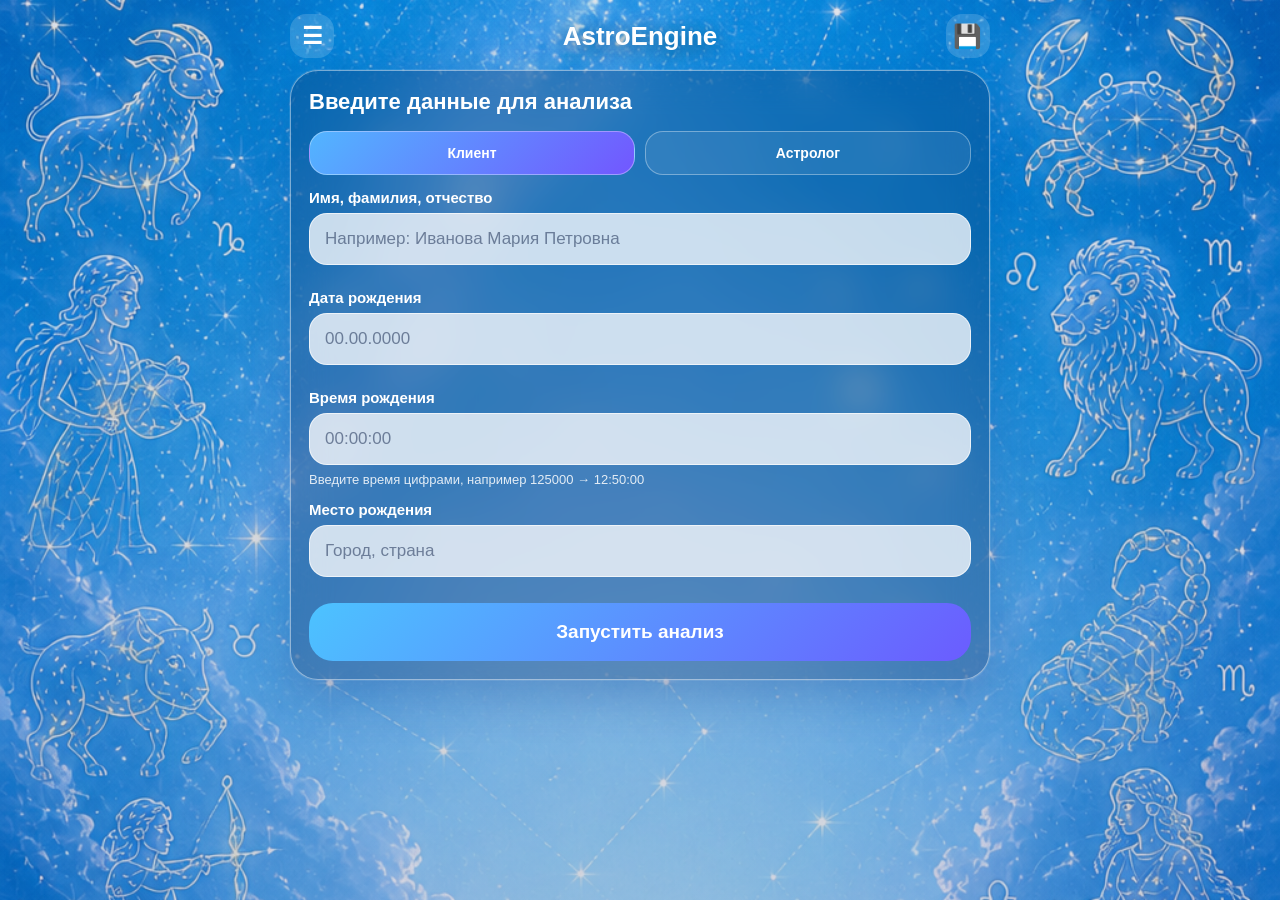
<file: templates_index.html>
<!DOCTYPE html>
<html lang="ru">
<head>
<meta charset="UTF-8">
<meta name="viewport" content="width=device-width, initial-scale=1.0">
<title>AstroEngine</title>

<style>
* { box-sizing: border-box; }

body {
    margin: 0;
    font-family: 'Segoe UI', Arial, sans-serif;
    color: white;
    background:
        linear-gradient(rgba(15, 30, 95, 0.12), rgba(15, 30, 95, 0.18)),
        url('/static/file_000000009a0072438087f62e212a4232.png');
    background-size: cover;
    background-position: center;
    background-attachment: fixed;
}

.page {
    max-width: 720px;
    margin: 0 auto;
    padding: 14px 10px 44px;
}

.screen { display: none; }
.screen.active { display: block; }

.top-app-bar {
    display: flex;
    align-items: center;
    justify-content: space-between;
    margin-bottom: 12px;
}

.icon-btn {
    width: 44px;
    height: 44px;
    border: none;
    border-radius: 16px;
    background: rgba(255,255,255,0.16);
    color: white;
    font-size: 23px;
    font-weight: 900;
}

.header-title {
    text-align: center;
    font-size: 26px;
    font-weight: 900;
    text-shadow: 0 4px 20px rgba(0,0,0,0.45);
}

.card {
    background: rgba(0, 20, 70, 0.24);
    border: 1.5px solid rgba(255,255,255,0.45);
    border-radius: 28px;
    padding: 18px;
    margin-bottom: 16px;
    backdrop-filter: blur(18px);
    -webkit-backdrop-filter: blur(18px);
    box-shadow:
        0 0 0 1px rgba(255,255,255,0.10),
        0 18px 45px rgba(0, 40, 120, 0.22);
}

.card-title {
    font-size: 22px;
    font-weight: 850;
    margin-bottom: 16px;
}

.mode-switch, .settings-row, .action-row {
    display: grid;
    grid-template-columns: 1fr 1fr;
    gap: 10px;
}

.mode-btn, .small-btn {
    padding: 13px;
    border-radius: 18px;
    border: 1px solid rgba(255,255,255,0.35);
    background: rgba(255,255,255,0.08);
    color: white;
    font-weight: 800;
    font-size: 14px;
}

.mode-btn.active, .small-btn.active {
    background: linear-gradient(135deg, #52b5ff, #7257ff);
}

label {
    display: block;
    margin-top: 14px;
    margin-bottom: 7px;
    font-size: 15px;
    font-weight: 650;
}

input, select, textarea {
    width: 100%;
    padding: 15px;
    margin-bottom: 10px;
    border-radius: 18px;
    border: 1px solid rgba(255,255,255,0.65);
    background: rgba(255,255,255,0.76);
    color: #1b2d52;
    font-size: 17px;
    outline: none;
}

textarea {
    min-height: 90px;
    resize: vertical;
    font-family: 'Segoe UI', Arial, sans-serif;
}

input::placeholder, textarea::placeholder { color: rgba(27,45,82,0.55); }

.main-btn {
    width: 100%;
    margin-top: 16px;
    padding: 18px;
    border: none;
    border-radius: 24px;
    background: linear-gradient(135deg, #4cc3ff, #6b5cff);
    color: white;
    font-size: 19px;
    font-weight: 900;
}

.secondary-btn {
    width: 100%;
    margin-top: 10px;
    padding: 15px;
    border-radius: 22px;
    border: 1.5px solid rgba(255,255,255,0.55);
    background: rgba(255,255,255,0.08);
    color: white;
    font-size: 16px;
    font-weight: 800;
}

.suggestions {
    display: none;
    margin-top: -6px;
    margin-bottom: 10px;
    border-radius: 18px;
    overflow: hidden;
    border: 1px solid rgba(255,255,255,0.35);
    background: rgba(5, 22, 65, 0.94);
}

.suggestion-item {
    padding: 13px 14px;
    border-bottom: 1px solid rgba(255,255,255,0.12);
    font-size: 15px;
}

.time-help {
    font-size: 13px;
    opacity: 0.85;
    margin-top: -3px;
    margin-bottom: 8px;
}

.compact-data {
    padding: 12px 14px;
    margin-bottom: 14px;
    border-radius: 18px;
    background: rgba(255,255,255,0.10);
    border: 1px solid rgba(255,255,255,0.20);
    font-size: 14px;
    line-height: 1.45;
}

.chart-wrap {
    width: 100%;
    aspect-ratio: 1 / 1;
    background:
        radial-gradient(circle at 50% 50%, rgba(255,255,255,0.98) 0%, rgba(242,244,255,0.94) 48%, rgba(215,220,255,0.88) 100%);
    border-radius: 22px;
    overflow: hidden;
    position: relative;
    color: #2d2b58;
    box-shadow:
        inset 0 0 55px rgba(120, 120, 210, 0.22),
        0 18px 40px rgba(0, 12, 60, 0.26);
    margin: 10px 0 16px;
    border: 1px solid rgba(255,255,255,0.72);
}

.chart-lines svg {
    position: absolute;
    inset: 0;
    width: 100%;
    height: 100%;
}

.chart-cell {
    position: absolute;
    transform: translate(-50%, -50%);
    text-align: center;
    min-width: 42px;
    max-width: 92px;
    overflow: visible;
    padding: 2px 3px;
}

.sign-num {
    font-size: 14px;
    font-weight: 850;
    color: rgba(60, 58, 120, 0.82);
    line-height: 1;
    margin-bottom: 3px;
}

.chart-planets {
    font-size: 10.2px;
    margin-top: 1px;
    color: #30305f;
    font-weight: 780;
    line-height: 1.15;
    white-space: nowrap;
    letter-spacing: -0.1px;
}

.chart-planets .karaka-mark {
    color: #8055a8;
    font-weight: 850;
}

.chart-aspects {
    font-size: 9.4px;
    margin-top: 1px;
    color: rgba(58,58,95,0.46);
    font-weight: 760;
    line-height: 1.05;
    white-space: nowrap;
}

.transit-planet { color: #1b79d5; }

.south-grid {
    display: grid;
    grid-template-columns: repeat(4, 1fr);
    grid-template-rows: repeat(4, 1fr);
    width: 100%;
    height: 100%;
    border: 2px solid rgba(38,48,106,0.50);
}

.south-cell {
    border: 1px solid rgba(38,48,106,0.40);
    padding: 5px;
    overflow: hidden;
}

.south-empty { background: rgba(255,255,255,0.36); }

.drawer {
    margin-bottom: 12px;
    border-radius: 22px;
    overflow: hidden;
    border: 1px solid rgba(255,255,255,0.22);
    background: rgba(255,255,255,0.06);
}

.drawer-head {
    width: 100%;
    padding: 16px;
    border: none;
    background: rgba(24, 16, 95, 0.62);
    color: white;
    display: flex;
    justify-content: space-between;
    align-items: center;
    font-size: 17px;
    font-weight: 850;
    text-align: left;
}

.drawer-body {
    display: none;
    padding: 14px;
}

.drawer.open .drawer-body { display: block; }
.drawer.open .drawer-arrow { transform: rotate(90deg); }

.drawer-arrow { transition: transform 0.2s ease; }

.planet-table {
    width: 100%;
    border-collapse: collapse;
    overflow: hidden;
    border-radius: 18px;
    margin-top: 12px;
    background: rgba(22, 12, 74, 0.72);
}

.planet-table th, .planet-table td {
    padding: 10px 6px;
    border-bottom: 1px solid rgba(255,255,255,0.12);
    text-align: left;
    font-size: 12.5px;
    vertical-align: top;
}

.planet-table th {
    font-size: 11.5px;
    font-weight: 850;
    background: rgba(255,255,255,0.08);
}

.planet-table tr:nth-child(even) { background: rgba(255,255,255,0.06); }

.dasha-row, .chara-row {
    padding: 11px 12px;
    margin-bottom: 6px;
    border-radius: 14px;
    background: rgba(31, 18, 88, 0.82);
    font-size: 13px;
    line-height: 1.4;
}

.dasha-row.current, .chara-row.current {
    background: #d2ffff;
    color: #233247;
    font-weight: 850;
}

.active-period-box {
    padding: 14px;
    margin-bottom: 12px;
    border-radius: 18px;
    background: linear-gradient(135deg, rgba(255, 215, 120, 0.24), rgba(255,255,255,0.10));
    border: 1px solid rgba(255, 220, 145, 0.55);
    line-height: 1.45;
}

.dasha-row.level-2, .chara-row.level-2 { margin-left: 14px; opacity: .94; }
.dasha-row.level-3, .chara-row.level-3 { margin-left: 28px; opacity: .88; }

.dasha-row.clickable, .chara-row.clickable {
    cursor: pointer;
}

.inline-note {
    font-size: 13px;
    opacity: .82;
    line-height: 1.4;
    margin-top: 6px;
}

.period-children { display: none; margin-top: 6px; }
.period-node.open > .period-children { display: block; }
.period-card {
    width: 100%;
    text-align: left;
    border: none;
    color: inherit;
    position: relative;
}
.period-card::after {
    content: "›";
    position: absolute;
    right: 12px;
    top: 50%;
    transform: translateY(-50%);
    font-size: 18px;
    opacity: .75;
    transition: transform .18s ease;
}
.period-node.open > .period-card::after { transform: translateY(-50%) rotate(90deg); }
.period-card.no-children::after { display: none; }
.period-title-line { display:flex; justify-content:space-between; gap:10px; padding-right:20px; }
.period-date-line { opacity:.86; margin-top:3px; }
.period-level-label { font-size:11px; opacity:.72; font-weight:700; }
.copy-btn {
    width: 100%;
    margin-bottom: 10px;
    padding: 13px 16px;
    border-radius: 18px;
    border: 1px solid rgba(255,255,255,0.34);
    background: rgba(255,255,255,0.12);
    color: white;
    font-weight: 850;
}
.save-toast {
    position: fixed;
    left: 50%;
    bottom: 28px;
    transform: translateX(-50%);
    z-index: 50;
    padding: 13px 18px;
    border-radius: 18px;
    background: rgba(10, 22, 60, .94);
    border: 1px solid rgba(255,255,255,.32);
    color: white;
    font-weight: 850;
    box-shadow: 0 12px 30px rgba(0,0,0,.35);
}

.client-box {
    padding: 15px;
    border-radius: 20px;
    background: rgba(255,255,255,0.10);
    border: 1px solid rgba(255,255,255,0.24);
    line-height: 1.5;
    margin-bottom: 10px;
}

.side-menu {
    position: fixed;
    inset: 0;
    display: none;
    z-index: 20;
    background: rgba(0,0,0,0.42);
}

.side-menu.active { display: block; }

.side-panel {
    width: min(86vw, 360px);
    height: 100%;
    padding: 18px;
    background: rgba(8, 18, 62, 0.98);
    border-right: 1px solid rgba(255,255,255,0.22);
    overflow-y: auto;
}

.menu-title {
    font-size: 24px;
    font-weight: 900;
    margin-bottom: 16px;
}

.menu-item {
    width: 100%;
    padding: 14px;
    margin-bottom: 8px;
    border-radius: 16px;
    border: 1px solid rgba(255,255,255,0.18);
    background: rgba(255,255,255,0.08);
    color: white;
    text-align: left;
    font-weight: 800;
}

.settings-box, .saved-card {
    padding: 12px;
    margin-bottom: 10px;
    border-radius: 16px;
    background: rgba(255,255,255,0.08);
    border: 1px solid rgba(255,255,255,0.16);
}

.toggle-line {
    display: flex;
    justify-content: space-between;
    align-items: center;
    gap: 12px;
    padding: 8px 0;
    font-size: 14px;
}

.toggle-line input {
    width: auto;
    margin: 0;
}

.transit-panel {
    display: none;
    padding: 12px;
    margin-top: 10px;
    border-radius: 20px;
    background: rgba(255,255,255,0.09);
    border: 1px solid rgba(255,255,255,0.20);
}

.transit-panel.active { display: block; }

.error {
    padding: 14px;
    border-radius: 18px;
    background: rgba(255, 80, 80, 0.20);
    border: 1px solid rgba(255,255,255,0.25);
    line-height: 1.4;
}

.loader {
    width: 42px;
    height: 42px;
    border: 4px solid rgba(255,255,255,0.3);
    border-top: 4px solid white;
    border-radius: 50%;
    margin: 0 auto 16px;
    animation: spin 1s linear infinite;
}

.loading-box {
    text-align: center;
    padding: 30px;
}

@keyframes spin {
    from { transform: rotate(0deg); }
    to { transform: rotate(360deg); }
}
</style>
</head>

<body>

<div id="sideMenu" class="side-menu" onclick="closeMenuByBg(event)">
    <div class="side-panel">
        <div class="menu-title">AstroEngine</div>

        <button class="menu-item" onclick="newChart()">＋ Новая карта</button>
        <button class="menu-item" onclick="loadSavedCharts()">💾 Мои карты</button>

        <div id="savedCardsBox"></div>

        <div class="settings-box">
            <b>Настройки</b>

            <label>Язык</label>
            <select id="languageSelect" onchange="applySettings()">
                <option value="ru">Русский</option>
                <option value="en">English</option>
            </select>

            <label>Режим</label>
            <select id="workModeSelect" onchange="applySettings()">
                <option value="professional">Профессиональный</option>
                <option value="client">Клиентский</option>
            </select>

            <label>Чара Даша</label>
            <select id="charaSystemSelect" onchange="applySettings()">
                <option value="rao">К.Н. Рао</option>
                <option value="parashara">Парашара</option>
            </select>

            <div class="toggle-line">Чаракараки <input type="checkbox" id="showKarakas" checked onchange="applySettings()"></div>
            <div class="toggle-line">Упаграхи <input type="checkbox" id="showUpagrahas" checked onchange="applySettings()"></div>
            <div class="toggle-line">Арудхи <input type="checkbox" id="showArudhas" checked onchange="applySettings()"></div>
            <div class="toggle-line">Доп. лагны <input type="checkbox" id="showSpecialLagnas" checked onchange="applySettings()"></div>
            <div class="toggle-line">Внешние планеты <input type="checkbox" id="showOuterPlanets" checked onchange="applySettings()"></div>
            <div class="toggle-line">Аспекты <input type="checkbox" id="showAspects" checked onchange="applySettings()"></div>
            <div class="toggle-line">Йоги <input type="checkbox" id="showYogas" checked onchange="applySettings()"></div>
            <div class="toggle-line">Градусы в карте <input type="checkbox" id="showDegreesInChart" onchange="applySettings()"></div>
        </div>

        <button class="menu-item" onclick="toggleMenu()">Закрыть</button>
    </div>
</div>

<div class="page">

    <div id="inputScreen" class="screen active">
        <div class="top-app-bar">
            <button class="icon-btn" onclick="toggleMenu()">☰</button>
            <div class="header-title">AstroEngine</div>
            <button class="icon-btn" onclick="loadSavedCharts()">💾</button>
        </div>

        <div class="card">
            <div class="card-title">Введите данные для анализа</div>

            <div class="mode-switch">
                <button class="mode-btn active" id="clientBtn" onclick="setMode('client')">Клиент</button>
                <button class="mode-btn" id="astroBtn" onclick="setMode('astro')">Астролог</button>
            </div>

            <label>Имя, фамилия, отчество</label>
            <input id="fullName" type="text" placeholder="Например: Иванова Мария Петровна" autocomplete="name">

            <label>Дата рождения</label>
            <input id="date" type="tel" inputmode="numeric" maxlength="10" placeholder="00.00.0000" oninput="formatDateInput(this)">

            <label>Время рождения</label>
            <input id="time" type="tel" inputmode="numeric" maxlength="8" placeholder="00:00:00" oninput="formatTimeInput(this)">
            <div class="time-help">Введите время цифрами, например 125000 → 12:50:00</div>

            <label>Место рождения</label>
            <input id="city" type="text" placeholder="Город, страна" autocomplete="off" oninput="handlePlaceInput()">

            <div class="suggestions" id="suggestions"></div>

            <button class="main-btn" onclick="calculate()">Запустить анализ</button>
        </div>
    </div>

    <div id="resultScreen" class="screen">
        <div class="top-app-bar">
            <button class="icon-btn" onclick="toggleMenu()">☰</button>
            <div class="header-title" id="resultHeading">Карта</div>
            <button class="icon-btn" onclick="showSaveDialog()">💾</button>
        </div>

        <div class="card">
            <div id="summaryBlock"></div>

            <div id="chartBlock"></div>

            <div class="settings-row">
                <select id="chartStyleSelect" onchange="changeChartStyle(this.value)">
                    <option value="north">Северо-индийская</option>
                    <option value="south">Южно-индийская</option>
                </select>

                <select id="vargaSelect" onchange="changeVarga(this.value)">
                    <option value="D1">D-1 Натальная</option>
                    <option value="Moon">Лунная</option>
                    <option value="D2">D-2</option>
                    <option value="D3">D-3</option>
                    <option value="D5">D-5</option>
                    <option value="D6">D-6</option>
                    <option value="D7">D-7</option>
                    <option value="D8">D-8</option>
                    <option value="D9">D-9</option>
                    <option value="D10">D-10</option>
                    <option value="D11">D-11</option>
                    <option value="D12">D-12</option>
                    <option value="D16">D-16</option>
                    <option value="D24">D-24</option>
                    <option value="D30">D-30</option>
                    <option value="D60">D-60</option>
                    <option value="D81">D-81</option>
                </select>
            </div>

            <div class="action-row">
                <button class="small-btn" onclick="toggleTransitPanel('transit')">Транзиты</button>
                <button class="small-btn" onclick="toggleTransitPanel('rectification')">Ректификация</button>
            </div>

            <div id="transitPanel" class="transit-panel">
                <label>Дата транзита</label>
                <input id="transitDate" type="tel" inputmode="numeric" maxlength="10" placeholder="00.00.0000" oninput="formatDateInput(this)">
                <label>Время транзита</label>
                <input id="transitTime" type="tel" inputmode="numeric" maxlength="8" placeholder="00:00:00" oninput="formatTimeInput(this)">
                <label>Место транзита</label>
                <input id="transitCity" type="text" placeholder="Город, страна" autocomplete="off" oninput="handleTransitPlaceInput()">
                <div class="suggestions" id="transitSuggestions"></div>
                <button class="main-btn" onclick="calculateTransit()">Рассчитать транзит</button>
            </div>

            <div id="rectificationPanel" class="transit-panel">
                <label>Коридор времени рождения: от</label>
                <input id="rectStartTime" type="tel" inputmode="numeric" maxlength="8" placeholder="00:00:00" oninput="formatTimeInput(this)">

                <label>Коридор времени рождения: до</label>
                <input id="rectEndTime" type="tel" inputmode="numeric" maxlength="8" placeholder="00:00:00" oninput="formatTimeInput(this)">

                <label>Шаг проверки</label>
                <select id="rectStepMinutes">
                    <option value="15">15 минут</option>
                    <option value="10">10 минут</option>
                    <option value="5">5 минут</option>
                </select>

                <label>События жизни</label>
                <textarea id="rectEvents" placeholder="Каждое событие с новой строки. Например:
marriage | 15.06.2012 | Брак
child | 20.04.2016 | Рождение ребёнка
career | 01.09.2020 | Новая работа"></textarea>
                <div class="time-help">Типы: marriage, child, career, education, relocation, illness</div>

                <button class="main-btn" onclick="calculateRectification()">Запустить ректификацию</button>
                <div id="rectificationResult" class="compact-data" style="display:none; margin-top:12px;"></div>
            </div>
        </div>

        <div class="card">
            <div class="drawer open" id="drawerPlanets">
                <button class="drawer-head" onclick="toggleDrawer('drawerPlanets')">
                    <span>Планеты и накшатры</span><span class="drawer-arrow">›</span>
                </button>
                <div class="drawer-body" id="planetsSection"></div>
            </div>

            <div class="drawer" id="drawerDashas">
                <button class="drawer-head" onclick="toggleDrawer('drawerDashas')">
                    <span>Периоды Вимшоттари</span><span class="drawer-arrow">›</span>
                </button>
                <div class="drawer-body" id="dashasSection"></div>
            </div>

            <div class="drawer" id="drawerCharaDashas">
                <button class="drawer-head" onclick="toggleDrawer('drawerCharaDashas')">
                    <span>Чара Даша</span><span class="drawer-arrow">›</span>
                </button>
                <div class="drawer-body" id="charaDashasSection"></div>
            </div>

            <div class="drawer" id="drawerAnalysis">
                <button class="drawer-head" onclick="toggleDrawer('drawerAnalysis')">
                    <span>Разбор</span><span class="drawer-arrow">›</span>
                </button>
                <div class="drawer-body" id="analysisSection"></div>
            </div>
        </div>

        <button class="secondary-btn" onclick="goBack()">Изменить данные</button>
    </div>
</div>

<script>
let mode = "client";
let selectedPlace = null;
let selectedTransitPlace = null;
let placeTimer = null;
let transitPlaceTimer = null;
let currentChart = null;
let transitChart = null;
let chartStyle = "north";
let currentVarga = "D1";
let viewMode = "natal";
let currentSavedId = null;
let currentFullName = "";
const openPeriodKeys = new Set();

const PLANET_ORDER = [
    "Асцендент", "Солнце", "Луна", "Марс", "Меркурий",
    "Венера", "Сатурн", "Юпитер", "Раху", "Кету",
    "Плутон", "Нептун", "Уран", "Манди", "Гулика"
];

const PLANET_SHORT = {
    "Солнце": "Su", "Луна": "Mo", "Марс": "Ma", "Меркурий": "Me",
    "Юпитер": "Ju", "Венера": "Ve", "Сатурн": "Sa",
    "Раху": "Ra", "Кету": "Ke", "Уран": "Ur",
    "Нептун": "Ne", "Плутон": "Pl", "Манди": "Md", "Гулика": "Gu"
};

function setMode(m) {
    mode = m;
    document.getElementById("clientBtn").classList.remove("active");
    document.getElementById("astroBtn").classList.remove("active");
    document.getElementById(m === "client" ? "clientBtn" : "astroBtn").classList.add("active");
}

function toggleMenu() {
    document.getElementById("sideMenu").classList.toggle("active");
}

function closeMenuByBg(event) {
    if (event.target.id === "sideMenu") toggleMenu();
}

function newChart() {
    currentChart = null;
    transitChart = null;
    currentSavedId = null;
    document.getElementById("resultScreen").classList.remove("active");
    document.getElementById("inputScreen").classList.add("active");
    document.getElementById("sideMenu").classList.remove("active");
}

function formatDateInput(input) {
    let value = input.value.replace(/\D/g, "");
    if (value.length > 8) value = value.slice(0, 8);
    if (value.length >= 5) value = value.slice(0,2)+"."+value.slice(2,4)+"."+value.slice(4);
    else if (value.length >= 3) value = value.slice(0,2)+"."+value.slice(2);
    input.value = value;
}

function formatTimeInput(input) {
    let value = input.value.replace(/\D/g, "");
    if (value.length > 6) value = value.slice(0, 6);
    if (value.length >= 5) value = value.slice(0,2)+":"+value.slice(2,4)+":"+value.slice(4);
    else if (value.length >= 3) value = value.slice(0,2)+":"+value.slice(2);
    input.value = value;
}

function normalizeDate(value) {
    let digits = value.replace(/\D/g, "");
    if (digits.length !== 8) return "";
    return digits.slice(0,2)+"."+digits.slice(2,4)+"."+digits.slice(4,8);
}

function normalizeTime(value) {
    let digits = value.replace(/\D/g, "");
    if (digits.length === 4) digits += "00";
    if (digits.length !== 6) return "";
    return digits.slice(0,2)+":"+digits.slice(2,4)+":"+digits.slice(4,6);
}

function isValidDate(value) {
    return /^\d{2}\.\d{2}\.\d{4}$/.test(value);
}

function isValidTime(value) {
    if (!/^\d{2}:\d{2}:\d{2}$/.test(value)) return false;
    const [h,m,s] = value.split(":").map(Number);
    return h >= 0 && h <= 23 && m >= 0 && m <= 59 && s >= 0 && s <= 59;
}

function handlePlaceInput() {
    selectedPlace = null;
    const query = document.getElementById("city").value.trim();
    const box = document.getElementById("suggestions");

    clearTimeout(placeTimer);

    if (query.length < 2) {
        box.style.display = "none";
        box.innerHTML = "";
        return;
    }

    placeTimer = setTimeout(() => searchPlaces(query), 450);
}

async function searchPlaces(query) {
    const box = document.getElementById("suggestions");

    try {
        const response = await fetch(`/search_place?q=${encodeURIComponent(query)}`);
        const data = await response.json();

        if (!data.places || data.places.length === 0) {
            box.style.display = "none";
            return;
        }

        box.innerHTML = "";
        data.places.forEach(place => {
            const item = document.createElement("div");
            item.className = "suggestion-item";
            item.innerText = "📍 " + place.name;
            item.onclick = () => {
                selectedPlace = place;
                document.getElementById("city").value = place.name;
                box.style.display = "none";
                box.innerHTML = "";
            };
            box.appendChild(item);
        });

        box.style.display = "block";
    } catch {
        box.style.display = "none";
    }
}

function handleTransitPlaceInput() {
    selectedTransitPlace = null;
    const query = document.getElementById("transitCity").value.trim();
    const box = document.getElementById("transitSuggestions");

    clearTimeout(transitPlaceTimer);

    if (query.length < 2) {
        box.style.display = "none";
        box.innerHTML = "";
        return;
    }

    transitPlaceTimer = setTimeout(() => searchTransitPlaces(query), 450);
}

async function searchTransitPlaces(query) {
    const box = document.getElementById("transitSuggestions");

    try {
        const response = await fetch(`/search_place?q=${encodeURIComponent(query)}`);
        const data = await response.json();

        if (!data.places || data.places.length === 0) {
            box.style.display = "none";
            return;
        }

        box.innerHTML = "";
        data.places.forEach(place => {
            const item = document.createElement("div");
            item.className = "suggestion-item";
            item.innerText = "📍 " + place.name;
            item.onclick = () => {
                selectedTransitPlace = place;
                document.getElementById("transitCity").value = place.name;
                box.style.display = "none";
                box.innerHTML = "";
            };
            box.appendChild(item);
        });

        box.style.display = "block";
    } catch {
        box.style.display = "none";
    }
}

function getTelegramUserId() {
    try {
        const tg = window.Telegram?.WebApp;
        const user = tg?.initDataUnsafe?.user;
        return user?.id ? String(user.id) : "";
    } catch {
        return "";
    }
}

function showToast(message) {
    const old = document.querySelector(".save-toast");
    if (old) old.remove();

    const box = document.createElement("div");
    box.className = "save-toast";
    box.textContent = message;
    document.body.appendChild(box);

    setTimeout(() => box.remove(), 2200);
}

async function calculate() {
    let date = normalizeDate(document.getElementById("date").value);
    let time = normalizeTime(document.getElementById("time").value);
    const city = document.getElementById("city").value.trim();
    const fullName = document.getElementById("fullName").value.trim();

    document.getElementById("date").value = date;
    document.getElementById("time").value = time;

    if (!fullName) {
        alert("Введите имя, фамилию и отчество.");
        return;
    }

    if (!date || !time || !city) {
        alert("Заполните дату, время и место рождения.");
        return;
    }

    if (!isValidDate(date) || !isValidTime(time)) {
        alert("Проверьте формат даты и времени.");
        return;
    }

    showResultLoading();

    try {
        currentFullName = fullName;
        const telegramUserId = getTelegramUserId();
        const payload = { date, time, city, mode, display_name: city, full_name: fullName, name: fullName, telegram_user_id: telegramUserId };

        if (selectedPlace) {
            payload.lat = selectedPlace.lat;
            payload.lon = selectedPlace.lon;
            payload.display_name = selectedPlace.name;
        }

        const response = await fetch("/calculate", {
            method: "POST",
            headers: {"Content-Type": "application/json"},
            body: JSON.stringify(payload)
        });

        const data = await response.json();

        if (!data.success) {
            showError(data.error || "Ошибка расчёта.");
            return;
        }

        currentChart = data.chart;
        transitChart = null;
        currentSavedId = null;
        currentVarga = "D1";
        viewMode = "natal";
        renderResult();
    } catch {
        showError("Ошибка соединения с сервером.");
    }
}

function showResultLoading() {
    document.getElementById("inputScreen").classList.remove("active");
    document.getElementById("resultScreen").classList.add("active");
    document.getElementById("summaryBlock").innerHTML = "";
    document.getElementById("chartBlock").innerHTML = `
        <div class="loading-box">
            <div class="loader"></div>
            Выполняю расчёт карты...
        </div>
    `;
}

function showError(message) {
    document.getElementById("chartBlock").innerHTML = `<div class="error">${message}</div>`;
}

function goBack() {
    document.getElementById("resultScreen").classList.remove("active");
    document.getElementById("inputScreen").classList.add("active");
}

function toggleDrawer(id) {
    document.getElementById(id).classList.toggle("open");
}

function renderResult() {
    renderSummary();
    renderChartBlock();
    renderPlanets();
    renderDashas();
    renderCharaDashas();
    renderAnalysis();
}

function renderSummary() {
    if (!currentChart) return;
    document.getElementById("summaryBlock").innerHTML = `
        <div class="compact-data">
            <b>${currentChart.full_name || currentFullName || "Без имени"}</b><br>
            ${currentChart.city || "—"}<br>
            ${currentChart.input_date || "—"} ${currentChart.input_time || "—"} ${currentChart.utc_offset || ""}<br>
            ${currentChart.lat || "—"}, ${currentChart.lon || "—"}<br>
            Айанамша Лахири: ${currentChart.ayanamsha || "—"}°<br>
            <span class="inline-note">Вимшоттари: ${getCurrentPathText(currentChart.dashas)}</span><br>
            <span class="inline-note">Чара Даша: ${getCurrentPathText(currentChart.chara_dasha || currentChart.chara_dashas)}</span>
        </div>
    `;
}

function changeChartStyle(value) {
    chartStyle = value;
    renderChartBlock();
}

function changeVarga(value) {
    currentVarga = value;
    renderChartBlock();
    renderPlanets();
}

function setViewMode(value) {
    viewMode = value;
    document.getElementById("natalBtn").classList.toggle("active", value === "natal");
    document.getElementById("overlayBtn").classList.toggle("active", value === "overlay");
    renderChartBlock();
    renderPlanets();
}

function getActiveChartObject(chart) {
    if (!chart) return null;
    if (currentVarga === "D1") return chart;
    if (chart.vargas && chart.vargas[currentVarga]) return chart.vargas[currentVarga];
    return chart;
}

function getChartForTable() {
    if (viewMode === "overlay" && transitChart) return transitChart;
    return currentChart;
}

function getAspectMap(activeObject) {
    const map = {};
    if (!activeObject || !activeObject.aspects || !document.getElementById("showAspects").checked) return map;

    activeObject.aspects.forEach(a => {
        (a.aspects_houses || []).forEach(house => {
            if (!map[house]) map[house] = [];
            map[house].push(PLANET_SHORT[a.planet] || a.planet);
        });
    });

    return map;
}

function renderChartBlock() {
    const block = document.getElementById("chartBlock");
    if (!block || !currentChart) return;

    const natalObject = getActiveChartObject(currentChart);
    const transitObject = getActiveChartObject(transitChart);

    if (chartStyle === "south") renderSouthIndianChart(block, natalObject, transitObject);
    else renderNorthIndianChart(block, natalObject, transitObject);
}

function formatChartPlanetText(text) {
    if (!text) return "";
    return String(text).replace(/\s+(АК|АмК|БК|МК|ПК|ГК|ДК)$/g, ' <span class="karaka-mark">$1</span>');
}

function renderNorthIndianChart(block, natalObject, transitObject) {
    const positions = [
        [50,18], [30,18], [17,34], [30,50],
        [17,66], [30,82], [50,82], [70,82],
        [83,66], [70,50], [83,34], [70,18]
    ];

    const aspectMap = getAspectMap(viewMode === "overlay" && transitObject ? transitObject : natalObject);
    let cells = "";

    (natalObject.chart_view || []).forEach((h, index) => {
        const pos = positions[index];

        const natalPlanets = (h.planets || [])
            .map(p => `<div class="chart-planets">${formatChartPlanetText(p)}</div>`)
            .join("");

        let transitPlanets = "";
        if (viewMode === "overlay" && transitObject) {
            const th = (transitObject.chart_view || []).find(x => x.house === h.house);
            transitPlanets = (th?.planets || [])
                .map(p => `<div class="chart-planets transit-planet">T ${formatChartPlanetText(p)}</div>`)
                .join("");
        }

        const aspects = (aspectMap[h.house] || [])
            .map(p => `<div class="chart-aspects">${p}</div>`)
            .join("");

        cells += `
            <div class="chart-cell" style="left:${pos[0]}%;top:${pos[1]}%;">
                <div class="sign-num">${h.sign}</div>
                ${natalPlanets}
                ${transitPlanets}
                ${aspects}
            </div>
        `;
    });

    block.innerHTML = `
        <div class="chart-wrap">
            <div class="chart-lines">
                <svg viewBox="0 0 100 100">
                    <rect x="1" y="1" width="98" height="98" fill="none" stroke="rgba(88,87,142,.25)" stroke-width="0.65"/>
                    <line x1="1" y1="1" x2="99" y2="99" stroke="rgba(88,87,142,.30)" stroke-width="0.75"/>
                    <line x1="99" y1="1" x2="1" y2="99" stroke="rgba(88,87,142,.30)" stroke-width="0.75"/>
                    <polygon points="50,1 99,50 50,99 1,50" fill="none" stroke="rgba(88,87,142,.34)" stroke-width="0.75"/>
                    <line x1="1" y1="50" x2="50" y2="1" stroke="rgba(88,87,142,.22)" stroke-width="0.45"/>
                    <line x1="50" y1="1" x2="99" y2="50" stroke="rgba(88,87,142,.22)" stroke-width="0.45"/>
                    <line x1="99" y1="50" x2="50" y2="99" stroke="rgba(88,87,142,.22)" stroke-width="0.45"/>
                    <line x1="50" y1="99" x2="1" y2="50" stroke="rgba(88,87,142,.22)" stroke-width="0.45"/>
                </svg>
            </div>
            ${cells}
        </div>
    `;
}

function renderSouthIndianChart(block, natalObject, transitObject) {
    const bySign = {};
    const transitBySign = {};
    const aspectMap = getAspectMap(viewMode === "overlay" && transitObject ? transitObject : natalObject);

    (natalObject.chart_view || []).forEach(h => bySign[h.sign] = h);

    if (viewMode === "overlay" && transitObject) {
        (transitObject.chart_view || []).forEach(h => transitBySign[h.sign] = h);
    }

    const grid = [12,1,2,3, 11,0,0,4, 10,0,0,5, 9,8,7,6];
    let html = `<div class="chart-wrap"><div class="south-grid">`;

    grid.forEach(signNumber => {
        if (signNumber === 0) {
            html += `<div class="south-cell south-empty"></div>`;
            return;
        }

        const h = bySign[signNumber] || {house: "", planets: []};
        const t = transitBySign[signNumber] || {planets: []};

        const natalPlanets = (h.planets || []).map(p => `<div class="chart-planets">${p}</div>`).join("");
        const transitPlanets = (t.planets || []).map(p => `<div class="chart-planets transit-planet">T ${p}</div>`).join("");
        const aspects = (aspectMap[h.house] || []).map(p => `<div class="chart-aspects">${p}</div>`).join("");

        html += `
            <div class="south-cell">
                <div class="sign-num">${signNumber}</div>
                ${natalPlanets}
                ${transitPlanets}
                ${aspects}
            </div>
        `;
    });

    html += `</div></div>`;
    block.innerHTML = html;
}

function renderPlanets() {
    const chart = getChartForTable();
    const activeObject = getActiveChartObject(chart);
    if (!activeObject) return;

    let html = `
        <table class="planet-table">
            <tr>
                <th>Объект</th>
                <th>Знак</th>
                <th>Градусы</th>
                <th>Накшатра</th>
            </tr>
    `;

    PLANET_ORDER.forEach(name => {
        if (name === "Асцендент") {
            const l = chart.lagna;
            if (!l) return;
            html += `
                <tr>
                    <td><b>Асцендент</b></td>
                    <td>${l.sign || "—"}</td>
                    <td>${l.degree || "—"}</td>
                    <td>${l.nakshatra || "—"}<br>пада ${l.pada || "—"}</td>
                </tr>
            `;
            return;
        }

        const p = (activeObject.planets || {})[name];
        if (!p) return;

        const isOuter = ["Плутон", "Нептун", "Уран"].includes(name);
        const isUpa = ["Манди", "Гулика"].includes(name);

        if (isOuter && !document.getElementById("showOuterPlanets").checked) return;
        if (isUpa && !document.getElementById("showUpagrahas").checked) return;

        const retro = p.retro ? " (R)" : "";
        const karaka = p.karaka && document.getElementById("showKarakas").checked ? `<b>${p.karaka}</b> ` : "";

        html += `
            <tr>
                <td>${karaka}${name}${retro}</td>
                <td>${p.sign || "—"}<br>дом ${p.house || "—"}</td>
                <td>${p.degree || "—"}</td>
                <td>${p.nakshatra || "—"}<br>пада ${p.pada || "—"}</td>
            </tr>
        `;
    });

    html += "</table>";
    document.getElementById("planetsSection").innerHTML = html;
}

function parseRuDate(str) {
    if (!str || typeof str !== "string") return null;
    const [d,m,y] = str.split(".").map(Number);
    if (!d || !m || !y) return null;
    return new Date(y, m - 1, d);
}

function isCurrentPeriod(start, end) {
    const now = new Date();
    const s = parseRuDate(start);
    const e = parseRuDate(end);
    if (!s || !e) return false;
    return s <= now && now < e;
}

function getCurrentPathText(dashaData) {
    if (!dashaData) return "—";
    if (dashaData.current_path_text) return dashaData.current_path_text;
    if (Array.isArray(dashaData.current_path) && dashaData.current_path.length) return dashaData.current_path.join(" / ");
    if (dashaData.current_periods?.path_text) return dashaData.current_periods.path_text;
    return "—";
}

function renderActivePeriodBox(title, dashaData) {
    const pathText = getCurrentPathText(dashaData);
    const current = dashaData?.current_periods || {};

    let dates = "";
    const maha = current.mahadasha;
    const antar = current.antardasha;
    const praty = current.pratyantardasha;

    if (maha?.start && maha?.end) dates += `<br>Махадаша: ${maha.start} — ${maha.end}`;
    if (antar?.start && antar?.end) dates += `<br>Антардаша: ${antar.start} — ${antar.end}`;
    if (praty?.start && praty?.end) dates += `<br>Пратьянтардаша: ${praty.start} — ${praty.end}`;

    return `
        <div class="active-period-box">
            <b>${title}</b><br>
            Сейчас: ${pathText || "—"}${dates}
            <div class="inline-note">Ниже раскрывайте нужный период нажатием на карточку.</div>
        </div>
    `;
}

function periodDisplayName(item, type) {
    if (!item) return "—";
    if (type === "chara") return item.sign || item.rashi || item.name || item.lord || "—";
    return item.lord || item.name || item.sign || "—";
}

function periodKey(item, type, level, index, parentKey) {
    const name = periodDisplayName(item, type);
    return `${type}:${parentKey || "root"}:${level}:${index}:${name}:${item.start || ""}:${item.end || ""}`;
}

function hasCurrentInside(item) {
    if (!item) return false;
    if (item.is_current || isCurrentPeriod(item.start, item.end)) return true;
    const children = item.children || item.antardashas || item.pratyantardashas || item.subperiods || [];
    return children.some(child => hasCurrentInside(child));
}

function levelName(type, level) {
    if (type === "chara") {
        if (level === 1) return "период";
        if (level === 2) return "подпериод";
        return "подподпериод";
    }
    if (level === 1) return "махадаша";
    if (level === 2) return "антардаша";
    return "пратьянтардаша";
}

function togglePeriodNode(key) {
    if (openPeriodKeys.has(key)) openPeriodKeys.delete(key);
    else openPeriodKeys.add(key);
    renderDashas();
    renderCharaDashas();
}

function renderPeriodTree(items, type, level = 1, parentKey = "") {
    if (!items || !items.length) return "";

    let html = "";

    items.forEach((item, index) => {
        const name = periodDisplayName(item, type);
        const rowClass = type === "chara" ? "chara-row" : "dasha-row";
        const current = (item.is_current || isCurrentPeriod(item.start, item.end)) ? "current" : "";
        const children = item.children || item.antardashas || item.pratyantardashas || item.subperiods || [];
        const key = periodKey(item, type, level, index, parentKey);
        const activeBranch = hasCurrentInside(item);
        if (activeBranch) openPeriodKeys.add(key);
        const isOpen = openPeriodKeys.has(key);
        const canOpen = level < 3 && children.length;

        html += `
            <div class="period-node ${isOpen ? "open" : ""}">
                <button class="period-card ${rowClass} ${current} level-${level} ${canOpen ? "" : "no-children"}" ${canOpen ? `onclick="togglePeriodNode('${key.replace(/'/g, "\\'")}')"` : ""}>
                    <div class="period-title-line">
                        <span>${level > 1 ? "↳ " : ""}<b>${name}</b></span>
                        <span class="period-level-label">${levelName(type, level)}</span>
                    </div>
                    <div class="period-date-line">${item.start || "—"} — ${item.end || "—"}</div>
                </button>
                ${canOpen ? `<div class="period-children">${renderPeriodTree(children, type, level + 1, key)}</div>` : ""}
            </div>
        `;
    });

    return html;
}

function renderDashas() {
    const d = currentChart?.dashas || {};
    const list = d.mahadashas || d.tree || [];

    let html = renderActivePeriodBox("Вимшоттари", d);
    html += `<div class="client-box"><b>Вимшоттари</b><br>Показан один цикл. Нажмите на махадашу, чтобы открыть антардаши и пратьянтардаши.</div>`;

    if (!list.length) html += `<div class="dasha-row">Периоды пока не рассчитаны.</div>`;
    else html += renderPeriodTree(list, "vimshottari", 1);

    document.getElementById("dashasSection").innerHTML = html;
}

function renderCharaDashas() {
    const c = currentChart?.chara_dasha || currentChart?.chara_dashas || currentChart?.chara || {};
    const list = c.periods || c.dashas || c.tree || c.mahadashas || [];

    let title = "Чара Даша";
    const system = document.getElementById("charaSystemSelect")?.value || "rao";
    if (system === "rao") title += " · К.Н. Рао";
    if (system === "parashara") title += " · Парашара";

    let html = renderActivePeriodBox(title, c);
    html += `<div class="client-box"><b>${title}</b><br>Нажмите на период, чтобы открыть подпериоды и подподпериоды.</div>`;

    if (!list.length) {
        html += `<div class="chara-row">Чара Даша пока не рассчитана backend-частью.</div>`;
    } else {
        html += renderPeriodTree(list, "chara", 1);
        if (c.needs_next_cycle) {
            html += `<button class="secondary-btn" onclick="requestNextCharaCycle()">Рассчитать Чара Дашу дальше</button>`;
        }
    }

    document.getElementById("charaDashasSection").innerHTML = html;
}

function requestNextCharaCycle() {
    alert("Следующий цикл Чара Даши будет подключён после backend-обработчика следующего цикла.");
}

function renderAnalysis() {
    document.getElementById("analysisSection").innerHTML = `
        <div class="client-box">
            <b>Аная · AI-разбор</b><br><br>
            Разбор создаётся отдельно и не сохраняется вместе с картой.
        </div>
        <textarea id="aiQuestion" placeholder="Задайте вопрос Анае по этой карте..."></textarea>
        <button class="main-btn" onclick="askAiAstrologer()">Спросить AI-астролога</button>
        <button id="copyAiBtn" class="copy-btn" style="display:none; margin-top:12px;" onclick="copyAiAnalysis()">Скопировать разбор</button>
        <div id="aiAnswer" class="client-box" style="display:none; margin-top:12px;"></div>
    `;
}

async function askAiAstrologer() {
    const question = document.getElementById("aiQuestion")?.value?.trim();
    const answerBox = document.getElementById("aiAnswer");

    if (!question) {
        alert("Введите вопрос для AI-астролога.");
        return;
    }

    answerBox.style.display = "block";
    document.getElementById("copyAiBtn").style.display = "none";
    answerBox.innerHTML = "Аная анализирует карту...";

    try {
        const response = await fetch("/api/ai_astrologer", {
            method: "POST",
            headers: {"Content-Type": "application/json"},
            body: JSON.stringify({
                question,
                chart: currentChart,
                mode
            })
        });

        const data = await response.json();

        if (!data.success) {
            answerBox.innerHTML = `<div class="error">${typeof data.error === "string" ? data.error : JSON.stringify(data.error)}</div>`;
            document.getElementById("copyAiBtn").style.display = "none";
            return;
        }

        answerBox.innerHTML = (data.answer || "Ответ пустой.").replace(/\n/g, "<br>");
        document.getElementById("copyAiBtn").style.display = "block";
    } catch {
        answerBox.innerHTML = `<div class="error">Ошибка соединения с AI-сервером.</div>`;
        document.getElementById("copyAiBtn").style.display = "none";
    }
}

function copyAiAnalysis() {
    const answerBox = document.getElementById("aiAnswer");
    const text = answerBox?.innerText || "";

    if (!text.trim()) {
        alert("Пока нечего копировать.");
        return;
    }

    navigator.clipboard.writeText(text).then(() => {
        showToast("Разбор скопирован");
    }).catch(() => {
        alert("Не удалось скопировать автоматически. Выделите текст вручную.");
    });
}

function toggleTransitPanel(panel) {
    document.getElementById("transitPanel").classList.remove("active");
    document.getElementById("rectificationPanel").classList.remove("active");
    document.getElementById(panel === "transit" ? "transitPanel" : "rectificationPanel").classList.add("active");
}

async function calculateTransit() {
    let date = normalizeDate(document.getElementById("transitDate").value);
    let time = normalizeTime(document.getElementById("transitTime").value);
    let city = document.getElementById("transitCity").value.trim();

    if (!date || !time || !city) {
        alert("Заполните дату, время и место транзита.");
        return;
    }

    const payload = {date, time, city, display_name: city};

    if (selectedTransitPlace) {
        payload.lat = selectedTransitPlace.lat;
        payload.lon = selectedTransitPlace.lon;
        payload.display_name = selectedTransitPlace.name;
    }

    const response = await fetch("/calculate_transit", {
        method: "POST",
        headers: {"Content-Type": "application/json"},
        body: JSON.stringify(payload)
    });

    const data = await response.json();

    if (!data.success) {
        alert(data.error || "Ошибка транзита.");
        return;
    }

    transitChart = data.transit;
    viewMode = "overlay";
    renderChartBlock();
    renderPlanets();
}

function parseRectificationEvents() {
    const raw = document.getElementById("rectEvents").value.trim();
    if (!raw) return [];

    return raw.split("\n")
        .map(line => line.trim())
        .filter(Boolean)
        .map(line => {
            const parts = line.split("|").map(x => x.trim());
            return {
                type: parts[0] || "",
                date: parts[1] || "",
                description: parts[2] || line
            };
        });
}

function renderRectificationResult(result) {
    const box = document.getElementById("rectificationResult");
    if (!box) return;

    const top = result.top_variants || [];
    const rows = top.slice(0, 5).map(item => {
        const lagnas = item.summary?.varga_lagnas || {};
        return `
            <div style="margin-bottom:10px; padding-bottom:8px; border-bottom:1px solid rgba(255,255,255,.18);">
                <b>${item.time}</b> — баллы: ${item.total_score}<br>
                D1: ${lagnas.D1?.lagna_sign || "-"};
                D9: ${lagnas.D9?.lagna_sign || "-"};
                D7: ${lagnas.D7?.lagna_sign || "-"};
                D10: ${lagnas.D10?.lagna_sign || "-"};
                D24: ${lagnas.D24?.lagna_sign || "-"}
            </div>
        `;
    }).join("");

    box.style.display = "block";
    box.innerHTML = `
        <b>Ректификация рассчитана</b><br>
        Лучшее время: <b>${result.best_time || "не найдено"}</b><br>
        Уверенность: <b>${result.confidence || 0}%</b><br>
        Проверено вариантов: ${result.variants_count || 0}
        <div style="margin-top:12px;">${rows}</div>
    `;
}

async function calculateRectification() {
    let startTime = normalizeTime(document.getElementById("rectStartTime").value);
    let endTime = normalizeTime(document.getElementById("rectEndTime").value);
    let stepMinutes = Number(document.getElementById("rectStepMinutes").value || 15);

    if (!currentChart) {
        alert("Сначала рассчитайте основную карту.");
        return;
    }

    if (!startTime || !endTime) {
        alert("Введите начало и конец коридора времени рождения.");
        return;
    }

    const response = await fetch("/rectification", {
        method: "POST",
        headers: {"Content-Type": "application/json"},
        body: JSON.stringify({
            date: currentChart.input_date,
            start_time: startTime,
            end_time: endTime,
            step_minutes: stepMinutes,
            events: parseRectificationEvents(),
            city: currentChart.city,
            lat: currentChart.lat,
            lon: currentChart.lon,
            display_name: currentChart.city,
            full_name: currentChart.full_name || currentFullName
        })
    });

    const data = await response.json();

    if (!data.success) {
        alert(data.error || "Ошибка ректификации.");
        return;
    }

    renderRectificationResult(data.rectification);
}

function applySettings() {
    renderChartBlock();
    renderPlanets();
    renderDashas();
    renderCharaDashas();
    renderAnalysis();
}

function showSaveDialog() {
    if (!currentChart) {
        alert("Сначала рассчитайте карту.");
        return;
    }

    const name = currentChart.full_name || currentFullName || document.getElementById("fullName")?.value?.trim();

    if (!name) {
        alert("Введите имя клиента перед сохранением карты.");
        return;
    }

    saveCurrentChart(name);
}

async function saveCurrentChart(name) {
    try {
        const response = await fetch("/save_chart", {
            method: "POST",
            headers: {"Content-Type": "application/json"},
            body: JSON.stringify({
                name,
                full_name: name,
                birth_date: currentChart.input_date,
                birth_time: currentChart.input_time,
                place_name: currentChart.city,
                lat: currentChart.lat,
                lon: currentChart.lon,
                timezone: currentChart.timezone || "",
                telegram_user_id: currentChart.telegram_user_id || getTelegramUserId() || "",
                comment: ""
            })
        });

        const data = await response.json();

        if (!data.success) {
            alert(data.error || "Ошибка сохранения.");
            return;
        }

        showToast("Карта сохранена");
        currentSavedId = data.chart?.id || null;
        await loadSavedCharts(false);
    } catch (e) {
        alert("Ошибка соединения с сервером при сохранении карты.");
    }
}

async function loadSavedCharts(openMenu = true) {
    if (openMenu) toggleMenu();

    const box = document.getElementById("savedCardsBox");
    box.innerHTML = `<div class="settings-box">Загружаю сохранённые карты...</div>`;

    const effectiveUserId = currentChart?.telegram_user_id || getTelegramUserId();
    const userParam = effectiveUserId ? `?telegram_user_id=${encodeURIComponent(effectiveUserId)}` : "";
    const response = await fetch(`/saved_charts${userParam}`);
    const data = await response.json();

    if (!data.success) {
        box.innerHTML = `<div class="settings-box">${data.error || "Ошибка загрузки карт."}</div>`;
        return;
    }

    if (!data.charts || !data.charts.length) {
        box.innerHTML = `<div class="settings-box">Сохранённых карт пока нет.</div>`;
        return;
    }

    box.innerHTML = "";
    data.charts.forEach(c => {
        const div = document.createElement("div");
        div.className = "saved-card";
        div.innerHTML = `
            <b>${c.name}</b><br>
            ${c.birth_date} ${c.birth_time}<br>
            ${c.place_name}<br>
            <button class="secondary-btn" onclick="openSavedChart(${c.id})">Открыть</button>
            <button class="secondary-btn" onclick="deleteSavedChart(${c.id})">Удалить</button>
        `;
        box.appendChild(div);
    });
}

async function openSavedChart(id) {
    const effectiveUserId = currentChart?.telegram_user_id || getTelegramUserId();
    const userParam = effectiveUserId ? `?telegram_user_id=${encodeURIComponent(effectiveUserId)}` : "";
    const response = await fetch(`/open_chart/${id}${userParam}`);
    const data = await response.json();

    if (!data.success) {
        alert(data.error || "Ошибка открытия карты.");
        return;
    }

    currentChart = data.chart;
    currentSavedId = id;
    transitChart = null;
    viewMode = "natal";

    document.getElementById("inputScreen").classList.remove("active");
    document.getElementById("resultScreen").classList.add("active");
    document.getElementById("sideMenu").classList.remove("active");

    renderResult();
}

async function deleteSavedChart(id) {
    if (!confirm("Удалить карту?")) return;

    const effectiveUserId = currentChart?.telegram_user_id || getTelegramUserId();
    const userParam = effectiveUserId ? `?telegram_user_id=${encodeURIComponent(effectiveUserId)}` : "";
    const response = await fetch(`/delete_chart/${id}${userParam}`, { method: "DELETE" });
    const data = await response.json();

    if (!data.success) {
        alert(data.error || "Ошибка удаления.");
        return;
    }

    loadSavedCharts();
}
</script>

</body>
</html>
</file>
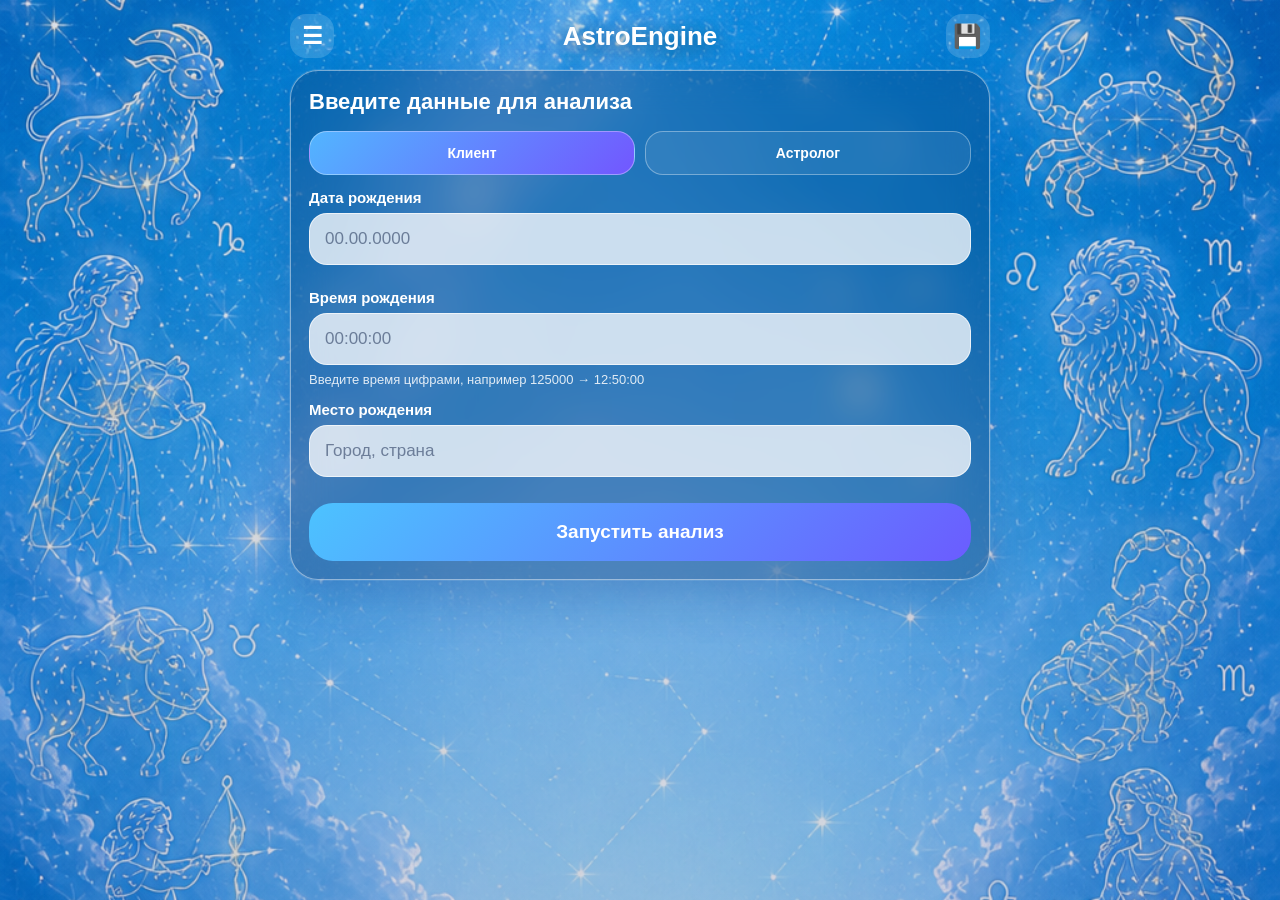
<file: templates_index_amvera_42_fixed.html>
<!DOCTYPE html>
<html lang="ru">
<head>
<meta charset="UTF-8">
<meta name="viewport" content="width=device-width, initial-scale=1.0">
<title>AstroEngine</title>

<style>
* { box-sizing: border-box; }

body {
    margin: 0;
    font-family: 'Segoe UI', Arial, sans-serif;
    color: white;
    background:
        linear-gradient(rgba(15, 30, 95, 0.12), rgba(15, 30, 95, 0.18)),
        url('/static/file_000000009a0072438087f62e212a4232.png');
    background-size: cover;
    background-position: center;
    background-attachment: fixed;
}

.page {
    max-width: 720px;
    margin: 0 auto;
    padding: 14px 10px 44px;
}

.screen { display: none; }
.screen.active { display: block; }

.top-app-bar {
    display: flex;
    align-items: center;
    justify-content: space-between;
    margin-bottom: 12px;
}

.icon-btn {
    width: 44px;
    height: 44px;
    border: none;
    border-radius: 16px;
    background: rgba(255,255,255,0.16);
    color: white;
    font-size: 23px;
    font-weight: 900;
}

.header-title {
    text-align: center;
    font-size: 26px;
    font-weight: 900;
    text-shadow: 0 4px 20px rgba(0,0,0,0.45);
}

.card {
    background: rgba(0, 20, 70, 0.24);
    border: 1.5px solid rgba(255,255,255,0.45);
    border-radius: 28px;
    padding: 18px;
    margin-bottom: 16px;
    backdrop-filter: blur(18px);
    -webkit-backdrop-filter: blur(18px);
    box-shadow:
        0 0 0 1px rgba(255,255,255,0.10),
        0 18px 45px rgba(0, 40, 120, 0.22);
}

.card-title {
    font-size: 22px;
    font-weight: 850;
    margin-bottom: 16px;
}

.mode-switch, .settings-row, .action-row {
    display: grid;
    grid-template-columns: 1fr 1fr;
    gap: 10px;
}

.mode-btn, .small-btn {
    padding: 13px;
    border-radius: 18px;
    border: 1px solid rgba(255,255,255,0.35);
    background: rgba(255,255,255,0.08);
    color: white;
    font-weight: 800;
    font-size: 14px;
}

.mode-btn.active, .small-btn.active {
    background: linear-gradient(135deg, #52b5ff, #7257ff);
}

label {
    display: block;
    margin-top: 14px;
    margin-bottom: 7px;
    font-size: 15px;
    font-weight: 650;
}

input, select, textarea {
    width: 100%;
    padding: 15px;
    margin-bottom: 10px;
    border-radius: 18px;
    border: 1px solid rgba(255,255,255,0.65);
    background: rgba(255,255,255,0.76);
    color: #1b2d52;
    font-size: 17px;
    outline: none;
}

textarea {
    min-height: 90px;
    resize: vertical;
    font-family: 'Segoe UI', Arial, sans-serif;
}

input::placeholder, textarea::placeholder { color: rgba(27,45,82,0.55); }

.main-btn {
    width: 100%;
    margin-top: 16px;
    padding: 18px;
    border: none;
    border-radius: 24px;
    background: linear-gradient(135deg, #4cc3ff, #6b5cff);
    color: white;
    font-size: 19px;
    font-weight: 900;
}

.secondary-btn {
    width: 100%;
    margin-top: 10px;
    padding: 15px;
    border-radius: 22px;
    border: 1.5px solid rgba(255,255,255,0.55);
    background: rgba(255,255,255,0.08);
    color: white;
    font-size: 16px;
    font-weight: 800;
}

.suggestions {
    display: none;
    margin-top: -6px;
    margin-bottom: 10px;
    border-radius: 18px;
    overflow: hidden;
    border: 1px solid rgba(255,255,255,0.35);
    background: rgba(5, 22, 65, 0.94);
}

.suggestion-item {
    padding: 13px 14px;
    border-bottom: 1px solid rgba(255,255,255,0.12);
    font-size: 15px;
}

.time-help {
    font-size: 13px;
    opacity: 0.85;
    margin-top: -3px;
    margin-bottom: 8px;
}

.compact-data {
    padding: 12px 14px;
    margin-bottom: 14px;
    border-radius: 18px;
    background: rgba(255,255,255,0.10);
    border: 1px solid rgba(255,255,255,0.20);
    font-size: 14px;
    line-height: 1.45;
}

.chart-wrap {
    width: 100%;
    aspect-ratio: 1 / 1;
    background: #eef2ff;
    border-radius: 22px;
    overflow: hidden;
    position: relative;
    color: #202852;
    box-shadow:
        inset 0 0 35px rgba(60, 80, 160, 0.16),
        0 14px 30px rgba(0, 20, 80, 0.18);
    margin-bottom: 14px;
}

.chart-lines svg {
    position: absolute;
    inset: 0;
    width: 100%;
    height: 100%;
}

.chart-cell {
    position: absolute;
    transform: translate(-50%, -50%);
    text-align: center;
    min-width: 46px;
    max-width: 90px;
    overflow: hidden;
}

.sign-num {
    font-size: 14px;
    font-weight: 950;
    color: #24306b;
    line-height: 1;
}

.chart-planets {
    font-size: 10.5px;
    margin-top: 2px;
    color: #202852;
    font-weight: 850;
    line-height: 1.12;
    white-space: nowrap;
}

.chart-aspects {
    font-size: 10px;
    margin-top: 1px;
    color: rgba(35,35,50,0.52);
    font-weight: 850;
    line-height: 1.05;
    white-space: nowrap;
}

.transit-planet { color: #0477ff; }

.south-grid {
    display: grid;
    grid-template-columns: repeat(4, 1fr);
    grid-template-rows: repeat(4, 1fr);
    width: 100%;
    height: 100%;
    border: 2px solid rgba(38,48,106,0.50);
}

.south-cell {
    border: 1px solid rgba(38,48,106,0.40);
    padding: 5px;
    overflow: hidden;
}

.south-empty { background: rgba(255,255,255,0.36); }

.drawer {
    margin-bottom: 12px;
    border-radius: 22px;
    overflow: hidden;
    border: 1px solid rgba(255,255,255,0.22);
    background: rgba(255,255,255,0.06);
}

.drawer-head {
    width: 100%;
    padding: 16px;
    border: none;
    background: rgba(24, 16, 95, 0.62);
    color: white;
    display: flex;
    justify-content: space-between;
    align-items: center;
    font-size: 17px;
    font-weight: 850;
    text-align: left;
}

.drawer-body {
    display: none;
    padding: 14px;
}

.drawer.open .drawer-body { display: block; }
.drawer.open .drawer-arrow { transform: rotate(90deg); }

.drawer-arrow { transition: transform 0.2s ease; }

.planet-table {
    width: 100%;
    border-collapse: collapse;
    overflow: hidden;
    border-radius: 18px;
    margin-top: 12px;
    background: rgba(22, 12, 74, 0.72);
}

.planet-table th, .planet-table td {
    padding: 10px 6px;
    border-bottom: 1px solid rgba(255,255,255,0.12);
    text-align: left;
    font-size: 12.5px;
    vertical-align: top;
}

.planet-table th {
    font-size: 11.5px;
    font-weight: 850;
    background: rgba(255,255,255,0.08);
}

.planet-table tr:nth-child(even) { background: rgba(255,255,255,0.06); }

.dasha-row, .chara-row {
    padding: 11px 12px;
    margin-bottom: 6px;
    border-radius: 14px;
    background: rgba(31, 18, 88, 0.82);
    font-size: 13px;
    line-height: 1.4;
}

.dasha-row.current, .chara-row.current {
    background: #d2ffff;
    color: #233247;
    font-weight: 850;
}

.client-box {
    padding: 15px;
    border-radius: 20px;
    background: rgba(255,255,255,0.10);
    border: 1px solid rgba(255,255,255,0.24);
    line-height: 1.5;
    margin-bottom: 10px;
}

.side-menu {
    position: fixed;
    inset: 0;
    display: none;
    z-index: 20;
    background: rgba(0,0,0,0.42);
}

.side-menu.active { display: block; }

.side-panel {
    width: min(86vw, 360px);
    height: 100%;
    padding: 18px;
    background: rgba(8, 18, 62, 0.98);
    border-right: 1px solid rgba(255,255,255,0.22);
    overflow-y: auto;
}

.menu-title {
    font-size: 24px;
    font-weight: 900;
    margin-bottom: 16px;
}

.menu-item {
    width: 100%;
    padding: 14px;
    margin-bottom: 8px;
    border-radius: 16px;
    border: 1px solid rgba(255,255,255,0.18);
    background: rgba(255,255,255,0.08);
    color: white;
    text-align: left;
    font-weight: 800;
}

.settings-box, .saved-card {
    padding: 12px;
    margin-bottom: 10px;
    border-radius: 16px;
    background: rgba(255,255,255,0.08);
    border: 1px solid rgba(255,255,255,0.16);
}

.toggle-line {
    display: flex;
    justify-content: space-between;
    align-items: center;
    gap: 12px;
    padding: 8px 0;
    font-size: 14px;
}

.toggle-line input {
    width: auto;
    margin: 0;
}

.transit-panel {
    display: none;
    padding: 12px;
    margin-top: 10px;
    border-radius: 20px;
    background: rgba(255,255,255,0.09);
    border: 1px solid rgba(255,255,255,0.20);
}

.transit-panel.active { display: block; }

.error {
    padding: 14px;
    border-radius: 18px;
    background: rgba(255, 80, 80, 0.20);
    border: 1px solid rgba(255,255,255,0.25);
    line-height: 1.4;
}

.loader {
    width: 42px;
    height: 42px;
    border: 4px solid rgba(255,255,255,0.3);
    border-top: 4px solid white;
    border-radius: 50%;
    margin: 0 auto 16px;
    animation: spin 1s linear infinite;
}

.loading-box {
    text-align: center;
    padding: 30px;
}

@keyframes spin {
    from { transform: rotate(0deg); }
    to { transform: rotate(360deg); }
}
</style>
</head>

<body>

<div id="sideMenu" class="side-menu" onclick="closeMenuByBg(event)">
    <div class="side-panel">
        <div class="menu-title">AstroEngine</div>

        <button class="menu-item" onclick="newChart()">＋ Новая карта</button>
        <button class="menu-item" onclick="loadSavedCharts()">💾 Мои карты</button>

        <div id="savedCardsBox"></div>

        <div class="settings-box">
            <b>Настройки</b>

            <label>Язык</label>
            <select id="languageSelect" onchange="applySettings()">
                <option value="ru">Русский</option>
                <option value="en">English</option>
            </select>

            <label>Режим</label>
            <select id="workModeSelect" onchange="applySettings()">
                <option value="professional">Профессиональный</option>
                <option value="client">Клиентский</option>
            </select>

            <label>Чара Даша</label>
            <select id="charaSystemSelect" onchange="applySettings()">
                <option value="rao">К.Н. Рао</option>
                <option value="parashara">Парашара</option>
            </select>

            <div class="toggle-line">Чаракараки <input type="checkbox" id="showKarakas" checked onchange="applySettings()"></div>
            <div class="toggle-line">Упаграхи <input type="checkbox" id="showUpagrahas" checked onchange="applySettings()"></div>
            <div class="toggle-line">Арудхи <input type="checkbox" id="showArudhas" checked onchange="applySettings()"></div>
            <div class="toggle-line">Доп. лагны <input type="checkbox" id="showSpecialLagnas" checked onchange="applySettings()"></div>
            <div class="toggle-line">Внешние планеты <input type="checkbox" id="showOuterPlanets" checked onchange="applySettings()"></div>
            <div class="toggle-line">Аспекты <input type="checkbox" id="showAspects" checked onchange="applySettings()"></div>
            <div class="toggle-line">Йоги <input type="checkbox" id="showYogas" checked onchange="applySettings()"></div>
            <div class="toggle-line">Градусы в карте <input type="checkbox" id="showDegreesInChart" onchange="applySettings()"></div>
        </div>

        <button class="menu-item" onclick="toggleMenu()">Закрыть</button>
    </div>
</div>

<div class="page">

    <div id="inputScreen" class="screen active">
        <div class="top-app-bar">
            <button class="icon-btn" onclick="toggleMenu()">☰</button>
            <div class="header-title">AstroEngine</div>
            <button class="icon-btn" onclick="loadSavedCharts()">💾</button>
        </div>

        <div class="card">
            <div class="card-title">Введите данные для анализа</div>

            <div class="mode-switch">
                <button class="mode-btn active" id="clientBtn" onclick="setMode('client')">Клиент</button>
                <button class="mode-btn" id="astroBtn" onclick="setMode('astro')">Астролог</button>
            </div>

            <label>Дата рождения</label>
            <input id="date" type="tel" inputmode="numeric" maxlength="10" placeholder="00.00.0000" oninput="formatDateInput(this)">

            <label>Время рождения</label>
            <input id="time" type="tel" inputmode="numeric" maxlength="8" placeholder="00:00:00" oninput="formatTimeInput(this)">
            <div class="time-help">Введите время цифрами, например 125000 → 12:50:00</div>

            <label>Место рождения</label>
            <input id="city" type="text" placeholder="Город, страна" autocomplete="off" oninput="handlePlaceInput()">

            <div class="suggestions" id="suggestions"></div>

            <button class="main-btn" onclick="calculate()">Запустить анализ</button>
        </div>
    </div>

    <div id="resultScreen" class="screen">
        <div class="top-app-bar">
            <button class="icon-btn" onclick="toggleMenu()">☰</button>
            <div class="header-title" id="resultHeading">Карта</div>
            <button class="icon-btn" onclick="showSaveDialog()">💾</button>
        </div>

        <div class="card">
            <div id="summaryBlock"></div>

            <div id="chartBlock"></div>

            <div class="settings-row">
                <select id="chartStyleSelect" onchange="changeChartStyle(this.value)">
                    <option value="north">Северо-индийская</option>
                    <option value="south">Южно-индийская</option>
                </select>

                <select id="vargaSelect" onchange="changeVarga(this.value)">
                    <option value="D1">D-1 Натальная</option>
                    <option value="Moon">Лунная</option>
                    <option value="D2">D-2</option>
                    <option value="D3">D-3</option>
                    <option value="D5">D-5</option>
                    <option value="D6">D-6</option>
                    <option value="D7">D-7</option>
                    <option value="D8">D-8</option>
                    <option value="D9">D-9</option>
                    <option value="D10">D-10</option>
                    <option value="D11">D-11</option>
                    <option value="D12">D-12</option>
                    <option value="D16">D-16</option>
                    <option value="D24">D-24</option>
                    <option value="D30">D-30</option>
                    <option value="D60">D-60</option>
                    <option value="D81">D-81</option>
                </select>
            </div>

            <div class="action-row">
                <button class="small-btn active" id="natalBtn" onclick="setViewMode('natal')">Натал</button>
                <button class="small-btn" id="overlayBtn" onclick="setViewMode('overlay')">Наложение</button>
            </div>

            <div class="action-row">
                <button class="small-btn" onclick="toggleTransitPanel('transit')">Транзиты</button>
                <button class="small-btn" onclick="toggleTransitPanel('rectification')">Ректификация</button>
            </div>

            <div id="transitPanel" class="transit-panel">
                <label>Дата транзита</label>
                <input id="transitDate" type="tel" inputmode="numeric" maxlength="10" placeholder="00.00.0000" oninput="formatDateInput(this)">
                <label>Время транзита</label>
                <input id="transitTime" type="tel" inputmode="numeric" maxlength="8" placeholder="00:00:00" oninput="formatTimeInput(this)">
                <label>Место транзита</label>
                <input id="transitCity" type="text" placeholder="Город, страна">
                <button class="main-btn" onclick="calculateTransit()">Рассчитать транзит</button>
            </div>

            <div id="rectificationPanel" class="transit-panel">
                <label>Новое время рождения</label>
                <input id="rectTime" type="tel" inputmode="numeric" maxlength="8" placeholder="00:00:00" oninput="formatTimeInput(this)">
                <button class="main-btn" onclick="calculateRectification()">Пересчитать карту</button>
            </div>
        </div>

        <div class="card">
            <div class="drawer open" id="drawerPlanets">
                <button class="drawer-head" onclick="toggleDrawer('drawerPlanets')">
                    <span>Планеты и накшатры</span><span class="drawer-arrow">›</span>
                </button>
                <div class="drawer-body" id="planetsSection"></div>
            </div>

            <div class="drawer" id="drawerDashas">
                <button class="drawer-head" onclick="toggleDrawer('drawerDashas')">
                    <span>Периоды Вимшоттари</span><span class="drawer-arrow">›</span>
                </button>
                <div class="drawer-body" id="dashasSection"></div>
            </div>

            <div class="drawer" id="drawerCharaDashas">
                <button class="drawer-head" onclick="toggleDrawer('drawerCharaDashas')">
                    <span>Чара Даша</span><span class="drawer-arrow">›</span>
                </button>
                <div class="drawer-body" id="charaDashasSection"></div>
            </div>

            <div class="drawer" id="drawerAnalysis">
                <button class="drawer-head" onclick="toggleDrawer('drawerAnalysis')">
                    <span>Разбор</span><span class="drawer-arrow">›</span>
                </button>
                <div class="drawer-body" id="analysisSection"></div>
            </div>
        </div>

        <button class="secondary-btn" onclick="goBack()">Изменить данные</button>
    </div>
</div>

<script>
let mode = "client";
let selectedPlace = null;
let placeTimer = null;
let currentChart = null;
let transitChart = null;
let chartStyle = "north";
let currentVarga = "D1";
let viewMode = "natal";
let currentSavedId = null;

const PLANET_ORDER = [
    "Асцендент", "Солнце", "Луна", "Марс", "Меркурий",
    "Венера", "Сатурн", "Юпитер", "Раху", "Кету",
    "Плутон", "Нептун", "Уран", "Манди", "Гулика"
];

const PLANET_SHORT = {
    "Солнце": "Su", "Луна": "Mo", "Марс": "Ma", "Меркурий": "Me",
    "Юпитер": "Ju", "Венера": "Ve", "Сатурн": "Sa",
    "Раху": "Ra", "Кету": "Ke", "Уран": "Ur",
    "Нептун": "Ne", "Плутон": "Pl", "Манди": "Md", "Гулика": "Gu"
};

function setMode(m) {
    mode = m;
    document.getElementById("clientBtn").classList.remove("active");
    document.getElementById("astroBtn").classList.remove("active");
    document.getElementById(m === "client" ? "clientBtn" : "astroBtn").classList.add("active");
}

function toggleMenu() {
    document.getElementById("sideMenu").classList.toggle("active");
}

function closeMenuByBg(event) {
    if (event.target.id === "sideMenu") toggleMenu();
}

function newChart() {
    currentChart = null;
    transitChart = null;
    currentSavedId = null;
    document.getElementById("resultScreen").classList.remove("active");
    document.getElementById("inputScreen").classList.add("active");
    document.getElementById("sideMenu").classList.remove("active");
}

function formatDateInput(input) {
    let value = input.value.replace(/\D/g, "");
    if (value.length > 8) value = value.slice(0, 8);
    if (value.length >= 5) value = value.slice(0,2)+"."+value.slice(2,4)+"."+value.slice(4);
    else if (value.length >= 3) value = value.slice(0,2)+"."+value.slice(2);
    input.value = value;
}

function formatTimeInput(input) {
    let value = input.value.replace(/\D/g, "");
    if (value.length > 6) value = value.slice(0, 6);
    if (value.length >= 5) value = value.slice(0,2)+":"+value.slice(2,4)+":"+value.slice(4);
    else if (value.length >= 3) value = value.slice(0,2)+":"+value.slice(2);
    input.value = value;
}

function normalizeDate(value) {
    let digits = value.replace(/\D/g, "");
    if (digits.length !== 8) return "";
    return digits.slice(0,2)+"."+digits.slice(2,4)+"."+digits.slice(4,8);
}

function normalizeTime(value) {
    let digits = value.replace(/\D/g, "");
    if (digits.length === 4) digits += "00";
    if (digits.length !== 6) return "";
    return digits.slice(0,2)+":"+digits.slice(2,4)+":"+digits.slice(4,6);
}

function isValidDate(value) {
    return /^\d{2}\.\d{2}\.\d{4}$/.test(value);
}

function isValidTime(value) {
    if (!/^\d{2}:\d{2}:\d{2}$/.test(value)) return false;
    const [h,m,s] = value.split(":").map(Number);
    return h >= 0 && h <= 23 && m >= 0 && m <= 59 && s >= 0 && s <= 59;
}

function handlePlaceInput() {
    selectedPlace = null;
    const query = document.getElementById("city").value.trim();
    const box = document.getElementById("suggestions");

    clearTimeout(placeTimer);

    if (query.length < 2) {
        box.style.display = "none";
        box.innerHTML = "";
        return;
    }

    placeTimer = setTimeout(() => searchPlaces(query), 450);
}

async function searchPlaces(query) {
    const box = document.getElementById("suggestions");

    try {
        const response = await fetch(`/search_place?q=${encodeURIComponent(query)}`);
        const data = await response.json();

        if (!data.places || data.places.length === 0) {
            box.style.display = "none";
            return;
        }

        box.innerHTML = "";
        data.places.forEach(place => {
            const item = document.createElement("div");
            item.className = "suggestion-item";
            item.innerText = "📍 " + place.name;
            item.onclick = () => {
                selectedPlace = place;
                document.getElementById("city").value = place.name;
                box.style.display = "none";
                box.innerHTML = "";
            };
            box.appendChild(item);
        });

        box.style.display = "block";
    } catch {
        box.style.display = "none";
    }
}

async function calculate() {
    let date = normalizeDate(document.getElementById("date").value);
    let time = normalizeTime(document.getElementById("time").value);
    const city = document.getElementById("city").value.trim();

    document.getElementById("date").value = date;
    document.getElementById("time").value = time;

    if (!date || !time || !city) {
        alert("Заполните дату, время и место рождения.");
        return;
    }

    if (!isValidDate(date) || !isValidTime(time)) {
        alert("Проверьте формат даты и времени.");
        return;
    }

    showResultLoading();

    try {
        const payload = { date, time, city, mode, display_name: city };

        if (selectedPlace) {
            payload.lat = selectedPlace.lat;
            payload.lon = selectedPlace.lon;
            payload.display_name = selectedPlace.name;
        }

        const response = await fetch("/calculate", {
            method: "POST",
            headers: {"Content-Type": "application/json"},
            body: JSON.stringify(payload)
        });

        const data = await response.json();

        if (!data.success) {
            showError(data.error || "Ошибка расчёта.");
            return;
        }

        currentChart = data.chart;
        transitChart = null;
        currentSavedId = null;
        currentVarga = "D1";
        viewMode = "natal";
        renderResult();
    } catch {
        showError("Ошибка соединения с сервером.");
    }
}

function showResultLoading() {
    document.getElementById("inputScreen").classList.remove("active");
    document.getElementById("resultScreen").classList.add("active");
    document.getElementById("summaryBlock").innerHTML = "";
    document.getElementById("chartBlock").innerHTML = `
        <div class="loading-box">
            <div class="loader"></div>
            Выполняю расчёт карты...
        </div>
    `;
}

function showError(message) {
    document.getElementById("chartBlock").innerHTML = `<div class="error">${message}</div>`;
}

function goBack() {
    document.getElementById("resultScreen").classList.remove("active");
    document.getElementById("inputScreen").classList.add("active");
}

function toggleDrawer(id) {
    document.getElementById(id).classList.toggle("open");
}

function renderResult() {
    renderSummary();
    renderChartBlock();
    renderPlanets();
    renderDashas();
    renderCharaDashas();
    renderAnalysis();
}

function renderSummary() {
    if (!currentChart) return;
    document.getElementById("summaryBlock").innerHTML = `
        <div class="compact-data">
            <b>${currentChart.city || "—"}</b><br>
            ${currentChart.input_date || "—"} ${currentChart.input_time || "—"} ${currentChart.utc_offset || ""}<br>
            ${currentChart.lat || "—"}, ${currentChart.lon || "—"}<br>
            Айанамша Лахири: ${currentChart.ayanamsha || "—"}°
        </div>
    `;
}

function changeChartStyle(value) {
    chartStyle = value;
    renderChartBlock();
}

function changeVarga(value) {
    currentVarga = value;
    renderChartBlock();
    renderPlanets();
}

function setViewMode(value) {
    viewMode = value;
    document.getElementById("natalBtn").classList.toggle("active", value === "natal");
    document.getElementById("overlayBtn").classList.toggle("active", value === "overlay");
    renderChartBlock();
    renderPlanets();
}

function getActiveChartObject(chart) {
    if (!chart) return null;
    if (currentVarga === "D1") return chart;
    if (chart.vargas && chart.vargas[currentVarga]) return chart.vargas[currentVarga];
    return chart;
}

function getChartForTable() {
    if (viewMode === "overlay" && transitChart) return transitChart;
    return currentChart;
}

function getAspectMap(activeObject) {
    const map = {};
    if (!activeObject || !activeObject.aspects || !document.getElementById("showAspects").checked) return map;

    activeObject.aspects.forEach(a => {
        (a.aspects_houses || []).forEach(house => {
            if (!map[house]) map[house] = [];
            map[house].push(PLANET_SHORT[a.planet] || a.planet);
        });
    });

    return map;
}

function renderChartBlock() {
    const block = document.getElementById("chartBlock");
    if (!block || !currentChart) return;

    const natalObject = getActiveChartObject(currentChart);
    const transitObject = getActiveChartObject(transitChart);

    if (chartStyle === "south") renderSouthIndianChart(block, natalObject, transitObject);
    else renderNorthIndianChart(block, natalObject, transitObject);
}

function renderNorthIndianChart(block, natalObject, transitObject) {
    const positions = [
        [50,22], [28,19], [13,36], [27,50],
        [13,66], [28,81], [50,78], [72,81],
        [87,66], [73,50], [87,36], [72,19]
    ];

    const aspectMap = getAspectMap(viewMode === "overlay" && transitObject ? transitObject : natalObject);
    let cells = "";

    (natalObject.chart_view || []).forEach((h, index) => {
        const pos = positions[index];

        const natalPlanets = (h.planets || [])
            .map(p => `<div class="chart-planets">${p}</div>`)
            .join("");

        let transitPlanets = "";
        if (viewMode === "overlay" && transitObject) {
            const th = (transitObject.chart_view || []).find(x => x.house === h.house);
            transitPlanets = (th?.planets || [])
                .map(p => `<div class="chart-planets transit-planet">T ${p}</div>`)
                .join("");
        }

        const aspects = (aspectMap[h.house] || [])
            .map(p => `<div class="chart-aspects">${p}</div>`)
            .join("");

        cells += `
            <div class="chart-cell" style="left:${pos[0]}%;top:${pos[1]}%;">
                <div class="sign-num">${h.sign}</div>
                ${natalPlanets}
                ${transitPlanets}
                ${aspects}
            </div>
        `;
    });

    block.innerHTML = `
        <div class="chart-wrap">
            <div class="chart-lines">
                <svg viewBox="0 0 100 100">
                    <rect x="1" y="1" width="98" height="98" fill="none" stroke="rgba(37,47,110,.58)" stroke-width="1.6"/>
                    <line x1="1" y1="1" x2="99" y2="99" stroke="rgba(37,47,110,.58)" stroke-width="1.6"/>
                    <line x1="99" y1="1" x2="1" y2="99" stroke="rgba(37,47,110,.58)" stroke-width="1.6"/>
                    <polygon points="50,1 99,50 50,99 1,50" fill="none" stroke="rgba(37,47,110,.58)" stroke-width="1.6"/>
                    <line x1="1" y1="50" x2="50" y2="1" stroke="rgba(37,47,110,.58)" stroke-width="1"/>
                    <line x1="50" y1="1" x2="99" y2="50" stroke="rgba(37,47,110,.58)" stroke-width="1"/>
                    <line x1="99" y1="50" x2="50" y2="99" stroke="rgba(37,47,110,.58)" stroke-width="1"/>
                    <line x1="50" y1="99" x2="1" y2="50" stroke="rgba(37,47,110,.58)" stroke-width="1"/>
                </svg>
            </div>
            ${cells}
        </div>
    `;
}

function renderSouthIndianChart(block, natalObject, transitObject) {
    const bySign = {};
    const transitBySign = {};
    const aspectMap = getAspectMap(viewMode === "overlay" && transitObject ? transitObject : natalObject);

    (natalObject.chart_view || []).forEach(h => bySign[h.sign] = h);

    if (viewMode === "overlay" && transitObject) {
        (transitObject.chart_view || []).forEach(h => transitBySign[h.sign] = h);
    }

    const grid = [12,1,2,3, 11,0,0,4, 10,0,0,5, 9,8,7,6];
    let html = `<div class="chart-wrap"><div class="south-grid">`;

    grid.forEach(signNumber => {
        if (signNumber === 0) {
            html += `<div class="south-cell south-empty"></div>`;
            return;
        }

        const h = bySign[signNumber] || {house: "", planets: []};
        const t = transitBySign[signNumber] || {planets: []};

        const natalPlanets = (h.planets || []).map(p => `<div class="chart-planets">${p}</div>`).join("");
        const transitPlanets = (t.planets || []).map(p => `<div class="chart-planets transit-planet">T ${p}</div>`).join("");
        const aspects = (aspectMap[h.house] || []).map(p => `<div class="chart-aspects">${p}</div>`).join("");

        html += `
            <div class="south-cell">
                <div class="sign-num">${signNumber}</div>
                ${natalPlanets}
                ${transitPlanets}
                ${aspects}
            </div>
        `;
    });

    html += `</div></div>`;
    block.innerHTML = html;
}

function renderPlanets() {
    const chart = getChartForTable();
    const activeObject = getActiveChartObject(chart);
    if (!activeObject) return;

    let html = `
        <table class="planet-table">
            <tr>
                <th>Объект</th>
                <th>Знак</th>
                <th>Градусы</th>
                <th>Накшатра</th>
            </tr>
    `;

    PLANET_ORDER.forEach(name => {
        if (name === "Асцендент") {
            const l = chart.lagna;
            if (!l) return;
            html += `
                <tr>
                    <td><b>Асцендент</b></td>
                    <td>${l.sign || "—"}</td>
                    <td>${l.degree || "—"}</td>
                    <td>${l.nakshatra || "—"}<br>пада ${l.pada || "—"}</td>
                </tr>
            `;
            return;
        }

        const p = (activeObject.planets || {})[name];
        if (!p) return;

        const isOuter = ["Плутон", "Нептун", "Уран"].includes(name);
        const isUpa = ["Манди", "Гулика"].includes(name);

        if (isOuter && !document.getElementById("showOuterPlanets").checked) return;
        if (isUpa && !document.getElementById("showUpagrahas").checked) return;

        const retro = p.retro ? " (R)" : "";
        const karaka = p.karaka && document.getElementById("showKarakas").checked ? `<b>${p.karaka}</b> ` : "";

        html += `
            <tr>
                <td>${karaka}${name}${retro}</td>
                <td>${p.sign || "—"}<br>дом ${p.house || "—"}</td>
                <td>${p.degree || "—"}</td>
                <td>${p.nakshatra || "—"}<br>пада ${p.pada || "—"}</td>
            </tr>
        `;
    });

    html += "</table>";
    document.getElementById("planetsSection").innerHTML = html;
}

function parseRuDate(str) {
    if (!str || typeof str !== "string") return null;
    const [d,m,y] = str.split(".").map(Number);
    if (!d || !m || !y) return null;
    return new Date(y, m - 1, d);
}

function isCurrentPeriod(start, end) {
    const now = new Date();
    const s = parseRuDate(start);
    const e = parseRuDate(end);
    if (!s || !e) return false;
    return s <= now && now < e;
}

function renderDashas() {
    const d = currentChart?.dashas || {};
    const list = d.mahadashas || d.tree || [];

    let html = `<div class="client-box"><b>Вимшоттари</b><br>Даша рождения: ${d.birth_lord || "—"}</div>`;

    if (!list.length) {
        html += `<div class="dasha-row">Периоды пока не рассчитаны.</div>`;
    } else {
        list.forEach(item => {
            const lord = item.lord || (item.path ? item.path.join(" / ") : "—");
            const current = isCurrentPeriod(item.start, item.end) ? "current" : "";
            html += `<div class="dasha-row ${current}"><b>${lord}</b><br>${item.start || "—"} — ${item.end || "—"}</div>`;
        });
    }

    document.getElementById("dashasSection").innerHTML = html;
}

function renderCharaDashas() {
    const c = currentChart?.chara_dasha || currentChart?.chara_dashas || currentChart?.chara || {};
    const list = c.periods || c.dashas || c.tree || [];

    let title = "Чара Даша";
    const system = document.getElementById("charaSystemSelect")?.value || "rao";
    if (system === "rao") title += " · К.Н. Рао";
    if (system === "parashara") title += " · Парашара";

    let html = `<div class="client-box"><b>${title}</b><br>Система: ${system === "rao" ? "К.Н. Рао" : "Парашара"}</div>`;

    if (!list.length) {
        html += `
            <div class="chara-row">
                Чара Даша пока не рассчитана backend-частью.<br>
                Когда astro_engine.py вернёт ключ <b>chara_dasha</b> или <b>chara_dashas</b>,
                периоды появятся здесь.
            </div>
        `;
    } else {
        list.forEach(item => {
            const name = item.sign || item.rashi || item.lord || item.name || (item.path ? item.path.join(" / ") : "—");
            const current = isCurrentPeriod(item.start, item.end) ? "current" : "";
            html += `<div class="chara-row ${current}"><b>${name}</b><br>${item.start || "—"} — ${item.end || "—"}</div>`;

            const children = item.children || item.subperiods || item.antardashas || [];
            children.forEach(child => {
                const childName = child.sign || child.rashi || child.lord || child.name || "—";
                html += `<div class="chara-row" style="margin-left:14px; opacity:.92"><b>↳ ${childName}</b><br>${child.start || "—"} — ${child.end || "—"}</div>`;
            });
        });
    }

    document.getElementById("charaDashasSection").innerHTML = html;
}

function renderAnalysis() {
    document.getElementById("analysisSection").innerHTML = `
        <div class="client-box">
            <b>ИИ-разбор</b><br><br>
            Здесь будет ИИ-разбор по реальным данным карты:<br><br>
            — сила и слабость планет<br>
            — хозяева домов в домах<br>
            — йоги<br>
            — аспекты Парашары<br>
            — Вимшоттари и Чара Даша<br>
            — рекомендации по усилению сфер жизни
        </div>
        <textarea id="aiQuestion" placeholder="Задайте вопрос AI-астрологу по этой карте..."></textarea>
        <button class="main-btn" onclick="askAiAstrologer()">Спросить AI-астролога</button>
        <div id="aiAnswer" class="client-box" style="display:none; margin-top:12px;"></div>
    `;
}

async function askAiAstrologer() {
    const question = document.getElementById("aiQuestion")?.value?.trim();
    const answerBox = document.getElementById("aiAnswer");

    if (!question) {
        alert("Введите вопрос для AI-астролога.");
        return;
    }

    answerBox.style.display = "block";
    answerBox.innerHTML = "AI-астролог анализирует карту...";

    try {
        const response = await fetch("/api/ai_astrologer", {
            method: "POST",
            headers: {"Content-Type": "application/json"},
            body: JSON.stringify({
                question,
                chart: currentChart,
                mode
            })
        });

        const data = await response.json();

        if (!data.success) {
            answerBox.innerHTML = `<div class="error">${typeof data.error === "string" ? data.error : JSON.stringify(data.error)}</div>`;
            return;
        }

        answerBox.innerHTML = (data.answer || "Ответ пустой.").replace(/\n/g, "<br>");
    } catch {
        answerBox.innerHTML = `<div class="error">Ошибка соединения с AI-сервером.</div>`;
    }
}

function toggleTransitPanel(panel) {
    document.getElementById("transitPanel").classList.remove("active");
    document.getElementById("rectificationPanel").classList.remove("active");
    document.getElementById(panel === "transit" ? "transitPanel" : "rectificationPanel").classList.add("active");
}

async function calculateTransit() {
    let date = normalizeDate(document.getElementById("transitDate").value);
    let time = normalizeTime(document.getElementById("transitTime").value);
    let city = document.getElementById("transitCity").value.trim();

    if (!date || !time || !city) {
        alert("Заполните дату, время и место транзита.");
        return;
    }

    const response = await fetch("/calculate_transit", {
        method: "POST",
        headers: {"Content-Type": "application/json"},
        body: JSON.stringify({date, time, city, display_name: city})
    });

    const data = await response.json();

    if (!data.success) {
        alert(data.error || "Ошибка транзита.");
        return;
    }

    transitChart = data.transit;
    setViewMode("overlay");
}

async function calculateRectification() {
    let rectTime = normalizeTime(document.getElementById("rectTime").value);

    if (!rectTime) {
        alert("Введите новое время рождения.");
        return;
    }

    const response = await fetch("/rectification", {
        method: "POST",
        headers: {"Content-Type": "application/json"},
        body: JSON.stringify({
            date: currentChart.input_date,
            time: rectTime,
            city: currentChart.city,
            display_name: currentChart.city
        })
    });

    const data = await response.json();

    if (!data.success) {
        alert(data.error || "Ошибка ректификации.");
        return;
    }

    currentChart = data.chart;
    transitChart = null;
    viewMode = "natal";
    renderResult();
}

function applySettings() {
    renderChartBlock();
    renderPlanets();
    renderDashas();
    renderCharaDashas();
    renderAnalysis();
}

function showSaveDialog() {
    if (!currentChart) {
        alert("Сначала рассчитайте карту.");
        return;
    }

    const name = prompt("Имя карты:", currentChart.city || "Новая карта");
    if (!name) return;

    saveCurrentChart(name);
}

async function saveCurrentChart(name) {
    const response = await fetch("/save_chart", {
        method: "POST",
        headers: {"Content-Type": "application/json"},
        body: JSON.stringify({
            name,
            birth_date: currentChart.input_date,
            birth_time: currentChart.input_time,
            place_name: currentChart.city,
            lat: currentChart.lat,
            lon: currentChart.lon,
            timezone: currentChart.timezone || "",
            comment: ""
        })
    });

    const data = await response.json();

    if (!data.success) {
        alert(data.error || "Ошибка сохранения.");
        return;
    }

    alert("Карта сохранена.");
    currentSavedId = data.chart?.id || null;
}

async function loadSavedCharts() {
    toggleMenu();

    const box = document.getElementById("savedCardsBox");
    box.innerHTML = `<div class="settings-box">Загружаю сохранённые карты...</div>`;

    const response = await fetch("/saved_charts");
    const data = await response.json();

    if (!data.success) {
        box.innerHTML = `<div class="settings-box">${data.error || "Ошибка загрузки карт."}</div>`;
        return;
    }

    if (!data.charts || !data.charts.length) {
        box.innerHTML = `<div class="settings-box">Сохранённых карт пока нет.</div>`;
        return;
    }

    box.innerHTML = "";
    data.charts.forEach(c => {
        const div = document.createElement("div");
        div.className = "saved-card";
        div.innerHTML = `
            <b>${c.name}</b><br>
            ${c.birth_date} ${c.birth_time}<br>
            ${c.place_name}<br>
            <button class="secondary-btn" onclick="openSavedChart(${c.id})">Открыть</button>
            <button class="secondary-btn" onclick="deleteSavedChart(${c.id})">Удалить</button>
        `;
        box.appendChild(div);
    });
}

async function openSavedChart(id) {
    const response = await fetch(`/open_chart/${id}`);
    const data = await response.json();

    if (!data.success) {
        alert(data.error || "Ошибка открытия карты.");
        return;
    }

    currentChart = data.chart;
    currentSavedId = id;
    transitChart = null;
    viewMode = "natal";

    document.getElementById("inputScreen").classList.remove("active");
    document.getElementById("resultScreen").classList.add("active");
    document.getElementById("sideMenu").classList.remove("active");

    renderResult();
}

async function deleteSavedChart(id) {
    if (!confirm("Удалить карту?")) return;

    const response = await fetch(`/delete_chart/${id}`, { method: "DELETE" });
    const data = await response.json();

    if (!data.success) {
        alert(data.error || "Ошибка удаления.");
        return;
    }

    loadSavedCharts();
}
</script>

</body>
</html>
</file>
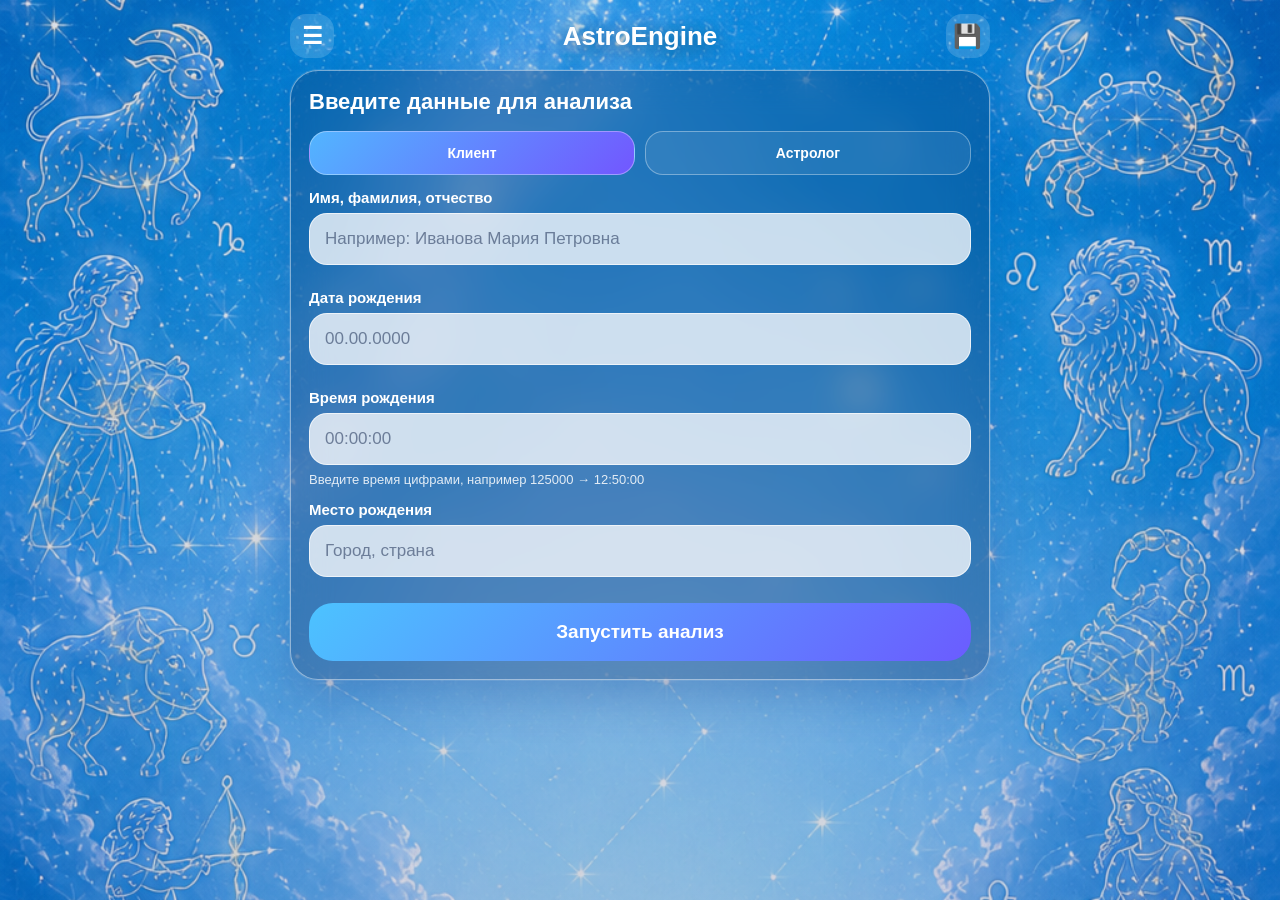
<file: templates_index_fixed_save_copy.html>
<!DOCTYPE html>
<html lang="ru">
<head>
<meta charset="UTF-8">
<meta name="viewport" content="width=device-width, initial-scale=1.0">
<title>AstroEngine</title>

<style>
* { box-sizing: border-box; }

body {
    margin: 0;
    font-family: 'Segoe UI', Arial, sans-serif;
    color: white;
    background:
        linear-gradient(rgba(15, 30, 95, 0.12), rgba(15, 30, 95, 0.18)),
        url('/static/file_000000009a0072438087f62e212a4232.png');
    background-size: cover;
    background-position: center;
    background-attachment: fixed;
}

.page {
    max-width: 720px;
    margin: 0 auto;
    padding: 14px 10px 44px;
}

.screen { display: none; }
.screen.active { display: block; }

.top-app-bar {
    display: flex;
    align-items: center;
    justify-content: space-between;
    margin-bottom: 12px;
}

.icon-btn {
    width: 44px;
    height: 44px;
    border: none;
    border-radius: 16px;
    background: rgba(255,255,255,0.16);
    color: white;
    font-size: 23px;
    font-weight: 900;
}

.header-title {
    text-align: center;
    font-size: 26px;
    font-weight: 900;
    text-shadow: 0 4px 20px rgba(0,0,0,0.45);
}

.card {
    background: rgba(0, 20, 70, 0.24);
    border: 1.5px solid rgba(255,255,255,0.45);
    border-radius: 28px;
    padding: 18px;
    margin-bottom: 16px;
    backdrop-filter: blur(18px);
    -webkit-backdrop-filter: blur(18px);
    box-shadow:
        0 0 0 1px rgba(255,255,255,0.10),
        0 18px 45px rgba(0, 40, 120, 0.22);
}

.card-title {
    font-size: 22px;
    font-weight: 850;
    margin-bottom: 16px;
}

.mode-switch, .settings-row, .action-row {
    display: grid;
    grid-template-columns: 1fr 1fr;
    gap: 10px;
}

.mode-btn, .small-btn {
    padding: 13px;
    border-radius: 18px;
    border: 1px solid rgba(255,255,255,0.35);
    background: rgba(255,255,255,0.08);
    color: white;
    font-weight: 800;
    font-size: 14px;
}

.mode-btn.active, .small-btn.active {
    background: linear-gradient(135deg, #52b5ff, #7257ff);
}

label {
    display: block;
    margin-top: 14px;
    margin-bottom: 7px;
    font-size: 15px;
    font-weight: 650;
}

input, select, textarea {
    width: 100%;
    padding: 15px;
    margin-bottom: 10px;
    border-radius: 18px;
    border: 1px solid rgba(255,255,255,0.65);
    background: rgba(255,255,255,0.76);
    color: #1b2d52;
    font-size: 17px;
    outline: none;
}

textarea {
    min-height: 90px;
    resize: vertical;
    font-family: 'Segoe UI', Arial, sans-serif;
}

input::placeholder, textarea::placeholder { color: rgba(27,45,82,0.55); }

.main-btn {
    width: 100%;
    margin-top: 16px;
    padding: 18px;
    border: none;
    border-radius: 24px;
    background: linear-gradient(135deg, #4cc3ff, #6b5cff);
    color: white;
    font-size: 19px;
    font-weight: 900;
}

.secondary-btn {
    width: 100%;
    margin-top: 10px;
    padding: 15px;
    border-radius: 22px;
    border: 1.5px solid rgba(255,255,255,0.55);
    background: rgba(255,255,255,0.08);
    color: white;
    font-size: 16px;
    font-weight: 800;
}

.suggestions {
    display: none;
    margin-top: -6px;
    margin-bottom: 10px;
    border-radius: 18px;
    overflow: hidden;
    border: 1px solid rgba(255,255,255,0.35);
    background: rgba(5, 22, 65, 0.94);
}

.suggestion-item {
    padding: 13px 14px;
    border-bottom: 1px solid rgba(255,255,255,0.12);
    font-size: 15px;
}

.time-help {
    font-size: 13px;
    opacity: 0.85;
    margin-top: -3px;
    margin-bottom: 8px;
}

.compact-data {
    padding: 12px 14px;
    margin-bottom: 14px;
    border-radius: 18px;
    background: rgba(255,255,255,0.10);
    border: 1px solid rgba(255,255,255,0.20);
    font-size: 14px;
    line-height: 1.45;
}

.chart-wrap {
    width: 100%;
    aspect-ratio: 1 / 1;
    background:
        radial-gradient(circle at 50% 50%, rgba(255,255,255,0.98) 0%, rgba(242,244,255,0.94) 48%, rgba(215,220,255,0.88) 100%);
    border-radius: 22px;
    overflow: hidden;
    position: relative;
    color: #2d2b58;
    box-shadow:
        inset 0 0 55px rgba(120, 120, 210, 0.22),
        0 18px 40px rgba(0, 12, 60, 0.26);
    margin: 10px 0 16px;
    border: 1px solid rgba(255,255,255,0.72);
}

.chart-lines svg {
    position: absolute;
    inset: 0;
    width: 100%;
    height: 100%;
}

.chart-cell {
    position: absolute;
    transform: translate(-50%, -50%);
    text-align: center;
    min-width: 42px;
    max-width: 92px;
    overflow: visible;
    padding: 2px 3px;
}

.sign-num {
    font-size: 14px;
    font-weight: 850;
    color: rgba(60, 58, 120, 0.82);
    line-height: 1;
    margin-bottom: 3px;
}

.chart-planets {
    font-size: 10.2px;
    margin-top: 1px;
    color: #30305f;
    font-weight: 780;
    line-height: 1.15;
    white-space: nowrap;
    letter-spacing: -0.1px;
}

.chart-planets .karaka-mark {
    color: #8055a8;
    font-weight: 850;
}

.chart-aspects {
    font-size: 9.4px;
    margin-top: 1px;
    color: rgba(58,58,95,0.46);
    font-weight: 760;
    line-height: 1.05;
    white-space: nowrap;
}

.transit-planet { color: #1b79d5; }

.south-grid {
    display: grid;
    grid-template-columns: repeat(4, 1fr);
    grid-template-rows: repeat(4, 1fr);
    width: 100%;
    height: 100%;
    border: 2px solid rgba(38,48,106,0.50);
}

.south-cell {
    border: 1px solid rgba(38,48,106,0.40);
    padding: 5px;
    overflow: hidden;
}

.south-empty { background: rgba(255,255,255,0.36); }

.drawer {
    margin-bottom: 12px;
    border-radius: 22px;
    overflow: hidden;
    border: 1px solid rgba(255,255,255,0.22);
    background: rgba(255,255,255,0.06);
}

.drawer-head {
    width: 100%;
    padding: 16px;
    border: none;
    background: rgba(24, 16, 95, 0.62);
    color: white;
    display: flex;
    justify-content: space-between;
    align-items: center;
    font-size: 17px;
    font-weight: 850;
    text-align: left;
}

.drawer-body {
    display: none;
    padding: 14px;
}

.drawer.open .drawer-body { display: block; }
.drawer.open .drawer-arrow { transform: rotate(90deg); }

.drawer-arrow { transition: transform 0.2s ease; }

.planet-table {
    width: 100%;
    border-collapse: collapse;
    overflow: hidden;
    border-radius: 18px;
    margin-top: 12px;
    background: rgba(22, 12, 74, 0.72);
}

.planet-table th, .planet-table td {
    padding: 10px 6px;
    border-bottom: 1px solid rgba(255,255,255,0.12);
    text-align: left;
    font-size: 12.5px;
    vertical-align: top;
}

.planet-table th {
    font-size: 11.5px;
    font-weight: 850;
    background: rgba(255,255,255,0.08);
}

.planet-table tr:nth-child(even) { background: rgba(255,255,255,0.06); }

.dasha-row, .chara-row {
    padding: 11px 12px;
    margin-bottom: 6px;
    border-radius: 14px;
    background: rgba(31, 18, 88, 0.82);
    font-size: 13px;
    line-height: 1.4;
}

.dasha-row.current, .chara-row.current {
    background: #d2ffff;
    color: #233247;
    font-weight: 850;
}

.active-period-box {
    padding: 14px;
    margin-bottom: 12px;
    border-radius: 18px;
    background: linear-gradient(135deg, rgba(255, 215, 120, 0.24), rgba(255,255,255,0.10));
    border: 1px solid rgba(255, 220, 145, 0.55);
    line-height: 1.45;
}

.dasha-row.level-2, .chara-row.level-2 { margin-left: 14px; opacity: .94; }
.dasha-row.level-3, .chara-row.level-3 { margin-left: 28px; opacity: .88; }

.dasha-row.clickable, .chara-row.clickable {
    cursor: pointer;
}

.inline-note {
    font-size: 13px;
    opacity: .82;
    line-height: 1.4;
    margin-top: 6px;
}

.period-children { display: none; margin-top: 6px; }
.period-node.open > .period-children { display: block; }
.period-card {
    width: 100%;
    text-align: left;
    border: none;
    color: inherit;
    position: relative;
}
.period-card::after {
    content: "›";
    position: absolute;
    right: 12px;
    top: 50%;
    transform: translateY(-50%);
    font-size: 18px;
    opacity: .75;
    transition: transform .18s ease;
}
.period-node.open > .period-card::after { transform: translateY(-50%) rotate(90deg); }
.period-card.no-children::after { display: none; }
.period-title-line { display:flex; justify-content:space-between; gap:10px; padding-right:20px; }
.period-date-line { opacity:.86; margin-top:3px; }
.period-level-label { font-size:11px; opacity:.72; font-weight:700; }
.copy-btn {
    width: 100%;
    margin-bottom: 10px;
    padding: 13px 16px;
    border-radius: 18px;
    border: 1px solid rgba(255,255,255,0.34);
    background: rgba(255,255,255,0.12);
    color: white;
    font-weight: 850;
}
.save-toast {
    position: fixed;
    left: 50%;
    bottom: 28px;
    transform: translateX(-50%);
    z-index: 50;
    padding: 13px 18px;
    border-radius: 18px;
    background: rgba(10, 22, 60, .94);
    border: 1px solid rgba(255,255,255,.32);
    color: white;
    font-weight: 850;
    box-shadow: 0 12px 30px rgba(0,0,0,.35);
}

.client-box {
    padding: 15px;
    border-radius: 20px;
    background: rgba(255,255,255,0.10);
    border: 1px solid rgba(255,255,255,0.24);
    line-height: 1.5;
    margin-bottom: 10px;
}

.side-menu {
    position: fixed;
    inset: 0;
    display: none;
    z-index: 20;
    background: rgba(0,0,0,0.42);
}

.side-menu.active { display: block; }

.side-panel {
    width: min(86vw, 360px);
    height: 100%;
    padding: 18px;
    background: rgba(8, 18, 62, 0.98);
    border-right: 1px solid rgba(255,255,255,0.22);
    overflow-y: auto;
}

.menu-title {
    font-size: 24px;
    font-weight: 900;
    margin-bottom: 16px;
}

.menu-item {
    width: 100%;
    padding: 14px;
    margin-bottom: 8px;
    border-radius: 16px;
    border: 1px solid rgba(255,255,255,0.18);
    background: rgba(255,255,255,0.08);
    color: white;
    text-align: left;
    font-weight: 800;
}

.settings-box, .saved-card {
    padding: 12px;
    margin-bottom: 10px;
    border-radius: 16px;
    background: rgba(255,255,255,0.08);
    border: 1px solid rgba(255,255,255,0.16);
}

.toggle-line {
    display: flex;
    justify-content: space-between;
    align-items: center;
    gap: 12px;
    padding: 8px 0;
    font-size: 14px;
}

.toggle-line input {
    width: auto;
    margin: 0;
}

.transit-panel {
    display: none;
    padding: 12px;
    margin-top: 10px;
    border-radius: 20px;
    background: rgba(255,255,255,0.09);
    border: 1px solid rgba(255,255,255,0.20);
}

.transit-panel.active { display: block; }

.error {
    padding: 14px;
    border-radius: 18px;
    background: rgba(255, 80, 80, 0.20);
    border: 1px solid rgba(255,255,255,0.25);
    line-height: 1.4;
}

.loader {
    width: 42px;
    height: 42px;
    border: 4px solid rgba(255,255,255,0.3);
    border-top: 4px solid white;
    border-radius: 50%;
    margin: 0 auto 16px;
    animation: spin 1s linear infinite;
}

.loading-box {
    text-align: center;
    padding: 30px;
}

@keyframes spin {
    from { transform: rotate(0deg); }
    to { transform: rotate(360deg); }
}
</style>
</head>

<body>

<div id="sideMenu" class="side-menu" onclick="closeMenuByBg(event)">
    <div class="side-panel">
        <div class="menu-title">AstroEngine</div>

        <button class="menu-item" onclick="newChart()">＋ Новая карта</button>
        <button class="menu-item" onclick="loadSavedCharts()">💾 Мои карты</button>

        <div id="savedCardsBox"></div>

        <div class="settings-box">
            <b>Настройки</b>

            <label>Язык</label>
            <select id="languageSelect" onchange="applySettings()">
                <option value="ru">Русский</option>
                <option value="en">English</option>
            </select>

            <label>Режим</label>
            <select id="workModeSelect" onchange="applySettings()">
                <option value="professional">Профессиональный</option>
                <option value="client">Клиентский</option>
            </select>

            <label>Чара Даша</label>
            <select id="charaSystemSelect" onchange="applySettings()">
                <option value="rao">К.Н. Рао</option>
                <option value="parashara">Парашара</option>
            </select>

            <div class="toggle-line">Чаракараки <input type="checkbox" id="showKarakas" checked onchange="applySettings()"></div>
            <div class="toggle-line">Упаграхи <input type="checkbox" id="showUpagrahas" checked onchange="applySettings()"></div>
            <div class="toggle-line">Арудхи <input type="checkbox" id="showArudhas" checked onchange="applySettings()"></div>
            <div class="toggle-line">Доп. лагны <input type="checkbox" id="showSpecialLagnas" checked onchange="applySettings()"></div>
            <div class="toggle-line">Внешние планеты <input type="checkbox" id="showOuterPlanets" checked onchange="applySettings()"></div>
            <div class="toggle-line">Аспекты <input type="checkbox" id="showAspects" checked onchange="applySettings()"></div>
            <div class="toggle-line">Йоги <input type="checkbox" id="showYogas" checked onchange="applySettings()"></div>
            <div class="toggle-line">Градусы в карте <input type="checkbox" id="showDegreesInChart" onchange="applySettings()"></div>
        </div>

        <button class="menu-item" onclick="toggleMenu()">Закрыть</button>
    </div>
</div>

<div class="page">

    <div id="inputScreen" class="screen active">
        <div class="top-app-bar">
            <button class="icon-btn" onclick="toggleMenu()">☰</button>
            <div class="header-title">AstroEngine</div>
            <button class="icon-btn" onclick="loadSavedCharts()">💾</button>
        </div>

        <div class="card">
            <div class="card-title">Введите данные для анализа</div>

            <div class="mode-switch">
                <button class="mode-btn active" id="clientBtn" onclick="setMode('client')">Клиент</button>
                <button class="mode-btn" id="astroBtn" onclick="setMode('astro')">Астролог</button>
            </div>

            <label>Имя, фамилия, отчество</label>
            <input id="fullName" type="text" placeholder="Например: Иванова Мария Петровна" autocomplete="name">

            <label>Дата рождения</label>
            <input id="date" type="tel" inputmode="numeric" maxlength="10" placeholder="00.00.0000" oninput="formatDateInput(this)">

            <label>Время рождения</label>
            <input id="time" type="tel" inputmode="numeric" maxlength="8" placeholder="00:00:00" oninput="formatTimeInput(this)">
            <div class="time-help">Введите время цифрами, например 125000 → 12:50:00</div>

            <label>Место рождения</label>
            <input id="city" type="text" placeholder="Город, страна" autocomplete="off" oninput="handlePlaceInput()">

            <div class="suggestions" id="suggestions"></div>

            <button class="main-btn" onclick="calculate()">Запустить анализ</button>
        </div>
    </div>

    <div id="resultScreen" class="screen">
        <div class="top-app-bar">
            <button class="icon-btn" onclick="toggleMenu()">☰</button>
            <div class="header-title" id="resultHeading">Карта</div>
            <button class="icon-btn" onclick="showSaveDialog()">💾</button>
        </div>

        <div class="card">
            <div id="summaryBlock"></div>

            <div id="chartBlock"></div>

            <div class="settings-row">
                <select id="chartStyleSelect" onchange="changeChartStyle(this.value)">
                    <option value="north">Северо-индийская</option>
                    <option value="south">Южно-индийская</option>
                </select>

                <select id="vargaSelect" onchange="changeVarga(this.value)">
                    <option value="D1">D-1 Натальная</option>
                    <option value="Moon">Лунная</option>
                    <option value="D2">D-2</option>
                    <option value="D3">D-3</option>
                    <option value="D5">D-5</option>
                    <option value="D6">D-6</option>
                    <option value="D7">D-7</option>
                    <option value="D8">D-8</option>
                    <option value="D9">D-9</option>
                    <option value="D10">D-10</option>
                    <option value="D11">D-11</option>
                    <option value="D12">D-12</option>
                    <option value="D16">D-16</option>
                    <option value="D24">D-24</option>
                    <option value="D30">D-30</option>
                    <option value="D60">D-60</option>
                    <option value="D81">D-81</option>
                </select>
            </div>

            <div class="action-row">
                <button class="small-btn" onclick="toggleTransitPanel('transit')">Транзиты</button>
                <button class="small-btn" onclick="toggleTransitPanel('rectification')">Ректификация</button>
            </div>

            <div id="transitPanel" class="transit-panel">
                <label>Дата транзита</label>
                <input id="transitDate" type="tel" inputmode="numeric" maxlength="10" placeholder="00.00.0000" oninput="formatDateInput(this)">
                <label>Время транзита</label>
                <input id="transitTime" type="tel" inputmode="numeric" maxlength="8" placeholder="00:00:00" oninput="formatTimeInput(this)">
                <label>Место транзита</label>
                <input id="transitCity" type="text" placeholder="Город, страна" autocomplete="off" oninput="handleTransitPlaceInput()">
                <div class="suggestions" id="transitSuggestions"></div>
                <button class="main-btn" onclick="calculateTransit()">Рассчитать транзит</button>
            </div>

            <div id="rectificationPanel" class="transit-panel">
                <label>Новое время рождения</label>
                <input id="rectTime" type="tel" inputmode="numeric" maxlength="8" placeholder="00:00:00" oninput="formatTimeInput(this)">
                <button class="main-btn" onclick="calculateRectification()">Пересчитать карту</button>
            </div>
        </div>

        <div class="card">
            <div class="drawer open" id="drawerPlanets">
                <button class="drawer-head" onclick="toggleDrawer('drawerPlanets')">
                    <span>Планеты и накшатры</span><span class="drawer-arrow">›</span>
                </button>
                <div class="drawer-body" id="planetsSection"></div>
            </div>

            <div class="drawer" id="drawerDashas">
                <button class="drawer-head" onclick="toggleDrawer('drawerDashas')">
                    <span>Периоды Вимшоттари</span><span class="drawer-arrow">›</span>
                </button>
                <div class="drawer-body" id="dashasSection"></div>
            </div>

            <div class="drawer" id="drawerCharaDashas">
                <button class="drawer-head" onclick="toggleDrawer('drawerCharaDashas')">
                    <span>Чара Даша</span><span class="drawer-arrow">›</span>
                </button>
                <div class="drawer-body" id="charaDashasSection"></div>
            </div>

            <div class="drawer" id="drawerAnalysis">
                <button class="drawer-head" onclick="toggleDrawer('drawerAnalysis')">
                    <span>Разбор</span><span class="drawer-arrow">›</span>
                </button>
                <div class="drawer-body" id="analysisSection"></div>
            </div>
        </div>

        <button class="secondary-btn" onclick="goBack()">Изменить данные</button>
    </div>
</div>

<script>
let mode = "client";
let selectedPlace = null;
let selectedTransitPlace = null;
let placeTimer = null;
let transitPlaceTimer = null;
let currentChart = null;
let transitChart = null;
let chartStyle = "north";
let currentVarga = "D1";
let viewMode = "natal";
let currentSavedId = null;
let currentFullName = "";
const openPeriodKeys = new Set();

const PLANET_ORDER = [
    "Асцендент", "Солнце", "Луна", "Марс", "Меркурий",
    "Венера", "Сатурн", "Юпитер", "Раху", "Кету",
    "Плутон", "Нептун", "Уран", "Манди", "Гулика"
];

const PLANET_SHORT = {
    "Солнце": "Su", "Луна": "Mo", "Марс": "Ma", "Меркурий": "Me",
    "Юпитер": "Ju", "Венера": "Ve", "Сатурн": "Sa",
    "Раху": "Ra", "Кету": "Ke", "Уран": "Ur",
    "Нептун": "Ne", "Плутон": "Pl", "Манди": "Md", "Гулика": "Gu"
};

function setMode(m) {
    mode = m;
    document.getElementById("clientBtn").classList.remove("active");
    document.getElementById("astroBtn").classList.remove("active");
    document.getElementById(m === "client" ? "clientBtn" : "astroBtn").classList.add("active");
}

function toggleMenu() {
    document.getElementById("sideMenu").classList.toggle("active");
}

function closeMenuByBg(event) {
    if (event.target.id === "sideMenu") toggleMenu();
}

function newChart() {
    currentChart = null;
    transitChart = null;
    currentSavedId = null;
    document.getElementById("resultScreen").classList.remove("active");
    document.getElementById("inputScreen").classList.add("active");
    document.getElementById("sideMenu").classList.remove("active");
}

function formatDateInput(input) {
    let value = input.value.replace(/\D/g, "");
    if (value.length > 8) value = value.slice(0, 8);
    if (value.length >= 5) value = value.slice(0,2)+"."+value.slice(2,4)+"."+value.slice(4);
    else if (value.length >= 3) value = value.slice(0,2)+"."+value.slice(2);
    input.value = value;
}

function formatTimeInput(input) {
    let value = input.value.replace(/\D/g, "");
    if (value.length > 6) value = value.slice(0, 6);
    if (value.length >= 5) value = value.slice(0,2)+":"+value.slice(2,4)+":"+value.slice(4);
    else if (value.length >= 3) value = value.slice(0,2)+":"+value.slice(2);
    input.value = value;
}

function normalizeDate(value) {
    let digits = value.replace(/\D/g, "");
    if (digits.length !== 8) return "";
    return digits.slice(0,2)+"."+digits.slice(2,4)+"."+digits.slice(4,8);
}

function normalizeTime(value) {
    let digits = value.replace(/\D/g, "");
    if (digits.length === 4) digits += "00";
    if (digits.length !== 6) return "";
    return digits.slice(0,2)+":"+digits.slice(2,4)+":"+digits.slice(4,6);
}

function isValidDate(value) {
    return /^\d{2}\.\d{2}\.\d{4}$/.test(value);
}

function isValidTime(value) {
    if (!/^\d{2}:\d{2}:\d{2}$/.test(value)) return false;
    const [h,m,s] = value.split(":").map(Number);
    return h >= 0 && h <= 23 && m >= 0 && m <= 59 && s >= 0 && s <= 59;
}

function handlePlaceInput() {
    selectedPlace = null;
    const query = document.getElementById("city").value.trim();
    const box = document.getElementById("suggestions");

    clearTimeout(placeTimer);

    if (query.length < 2) {
        box.style.display = "none";
        box.innerHTML = "";
        return;
    }

    placeTimer = setTimeout(() => searchPlaces(query), 450);
}

async function searchPlaces(query) {
    const box = document.getElementById("suggestions");

    try {
        const response = await fetch(`/search_place?q=${encodeURIComponent(query)}`);
        const data = await response.json();

        if (!data.places || data.places.length === 0) {
            box.style.display = "none";
            return;
        }

        box.innerHTML = "";
        data.places.forEach(place => {
            const item = document.createElement("div");
            item.className = "suggestion-item";
            item.innerText = "📍 " + place.name;
            item.onclick = () => {
                selectedPlace = place;
                document.getElementById("city").value = place.name;
                box.style.display = "none";
                box.innerHTML = "";
            };
            box.appendChild(item);
        });

        box.style.display = "block";
    } catch {
        box.style.display = "none";
    }
}

function handleTransitPlaceInput() {
    selectedTransitPlace = null;
    const query = document.getElementById("transitCity").value.trim();
    const box = document.getElementById("transitSuggestions");

    clearTimeout(transitPlaceTimer);

    if (query.length < 2) {
        box.style.display = "none";
        box.innerHTML = "";
        return;
    }

    transitPlaceTimer = setTimeout(() => searchTransitPlaces(query), 450);
}

async function searchTransitPlaces(query) {
    const box = document.getElementById("transitSuggestions");

    try {
        const response = await fetch(`/search_place?q=${encodeURIComponent(query)}`);
        const data = await response.json();

        if (!data.places || data.places.length === 0) {
            box.style.display = "none";
            return;
        }

        box.innerHTML = "";
        data.places.forEach(place => {
            const item = document.createElement("div");
            item.className = "suggestion-item";
            item.innerText = "📍 " + place.name;
            item.onclick = () => {
                selectedTransitPlace = place;
                document.getElementById("transitCity").value = place.name;
                box.style.display = "none";
                box.innerHTML = "";
            };
            box.appendChild(item);
        });

        box.style.display = "block";
    } catch {
        box.style.display = "none";
    }
}

function getTelegramUserId() {
    try {
        const tg = window.Telegram?.WebApp;
        const user = tg?.initDataUnsafe?.user;
        return user?.id ? String(user.id) : "";
    } catch {
        return "";
    }
}

function showToast(message) {
    const old = document.querySelector(".save-toast");
    if (old) old.remove();

    const box = document.createElement("div");
    box.className = "save-toast";
    box.textContent = message;
    document.body.appendChild(box);

    setTimeout(() => box.remove(), 2200);
}

async function calculate() {
    let date = normalizeDate(document.getElementById("date").value);
    let time = normalizeTime(document.getElementById("time").value);
    const city = document.getElementById("city").value.trim();
    const fullName = document.getElementById("fullName").value.trim();

    document.getElementById("date").value = date;
    document.getElementById("time").value = time;

    if (!fullName) {
        alert("Введите имя, фамилию и отчество.");
        return;
    }

    if (!date || !time || !city) {
        alert("Заполните дату, время и место рождения.");
        return;
    }

    if (!isValidDate(date) || !isValidTime(time)) {
        alert("Проверьте формат даты и времени.");
        return;
    }

    showResultLoading();

    try {
        currentFullName = fullName;
        const telegramUserId = getTelegramUserId();
        const payload = { date, time, city, mode, display_name: city, full_name: fullName, name: fullName, telegram_user_id: telegramUserId };

        if (selectedPlace) {
            payload.lat = selectedPlace.lat;
            payload.lon = selectedPlace.lon;
            payload.display_name = selectedPlace.name;
        }

        const response = await fetch("/calculate", {
            method: "POST",
            headers: {"Content-Type": "application/json"},
            body: JSON.stringify(payload)
        });

        const data = await response.json();

        if (!data.success) {
            showError(data.error || "Ошибка расчёта.");
            return;
        }

        currentChart = data.chart;
        transitChart = null;
        currentSavedId = null;
        currentVarga = "D1";
        viewMode = "natal";
        renderResult();
    } catch {
        showError("Ошибка соединения с сервером.");
    }
}

function showResultLoading() {
    document.getElementById("inputScreen").classList.remove("active");
    document.getElementById("resultScreen").classList.add("active");
    document.getElementById("summaryBlock").innerHTML = "";
    document.getElementById("chartBlock").innerHTML = `
        <div class="loading-box">
            <div class="loader"></div>
            Выполняю расчёт карты...
        </div>
    `;
}

function showError(message) {
    document.getElementById("chartBlock").innerHTML = `<div class="error">${message}</div>`;
}

function goBack() {
    document.getElementById("resultScreen").classList.remove("active");
    document.getElementById("inputScreen").classList.add("active");
}

function toggleDrawer(id) {
    document.getElementById(id).classList.toggle("open");
}

function renderResult() {
    renderSummary();
    renderChartBlock();
    renderPlanets();
    renderDashas();
    renderCharaDashas();
    renderAnalysis();
}

function renderSummary() {
    if (!currentChart) return;
    document.getElementById("summaryBlock").innerHTML = `
        <div class="compact-data">
            <b>${currentChart.full_name || currentFullName || "Без имени"}</b><br>
            ${currentChart.city || "—"}<br>
            ${currentChart.input_date || "—"} ${currentChart.input_time || "—"} ${currentChart.utc_offset || ""}<br>
            ${currentChart.lat || "—"}, ${currentChart.lon || "—"}<br>
            Айанамша Лахири: ${currentChart.ayanamsha || "—"}°<br>
            <span class="inline-note">Вимшоттари: ${getCurrentPathText(currentChart.dashas)}</span><br>
            <span class="inline-note">Чара Даша: ${getCurrentPathText(currentChart.chara_dasha || currentChart.chara_dashas)}</span>
        </div>
    `;
}

function changeChartStyle(value) {
    chartStyle = value;
    renderChartBlock();
}

function changeVarga(value) {
    currentVarga = value;
    renderChartBlock();
    renderPlanets();
}

function setViewMode(value) {
    viewMode = value;
    document.getElementById("natalBtn").classList.toggle("active", value === "natal");
    document.getElementById("overlayBtn").classList.toggle("active", value === "overlay");
    renderChartBlock();
    renderPlanets();
}

function getActiveChartObject(chart) {
    if (!chart) return null;
    if (currentVarga === "D1") return chart;
    if (chart.vargas && chart.vargas[currentVarga]) return chart.vargas[currentVarga];
    return chart;
}

function getChartForTable() {
    if (viewMode === "overlay" && transitChart) return transitChart;
    return currentChart;
}

function getAspectMap(activeObject) {
    const map = {};
    if (!activeObject || !activeObject.aspects || !document.getElementById("showAspects").checked) return map;

    activeObject.aspects.forEach(a => {
        (a.aspects_houses || []).forEach(house => {
            if (!map[house]) map[house] = [];
            map[house].push(PLANET_SHORT[a.planet] || a.planet);
        });
    });

    return map;
}

function renderChartBlock() {
    const block = document.getElementById("chartBlock");
    if (!block || !currentChart) return;

    const natalObject = getActiveChartObject(currentChart);
    const transitObject = getActiveChartObject(transitChart);

    if (chartStyle === "south") renderSouthIndianChart(block, natalObject, transitObject);
    else renderNorthIndianChart(block, natalObject, transitObject);
}

function formatChartPlanetText(text) {
    if (!text) return "";
    return String(text).replace(/\s+(АК|АмК|БК|МК|ПК|ГК|ДК)$/g, ' <span class="karaka-mark">$1</span>');
}

function renderNorthIndianChart(block, natalObject, transitObject) {
    const positions = [
        [50,18], [30,18], [17,34], [30,50],
        [17,66], [30,82], [50,82], [70,82],
        [83,66], [70,50], [83,34], [70,18]
    ];

    const aspectMap = getAspectMap(viewMode === "overlay" && transitObject ? transitObject : natalObject);
    let cells = "";

    (natalObject.chart_view || []).forEach((h, index) => {
        const pos = positions[index];

        const natalPlanets = (h.planets || [])
            .map(p => `<div class="chart-planets">${formatChartPlanetText(p)}</div>`)
            .join("");

        let transitPlanets = "";
        if (viewMode === "overlay" && transitObject) {
            const th = (transitObject.chart_view || []).find(x => x.house === h.house);
            transitPlanets = (th?.planets || [])
                .map(p => `<div class="chart-planets transit-planet">T ${formatChartPlanetText(p)}</div>`)
                .join("");
        }

        const aspects = (aspectMap[h.house] || [])
            .map(p => `<div class="chart-aspects">${p}</div>`)
            .join("");

        cells += `
            <div class="chart-cell" style="left:${pos[0]}%;top:${pos[1]}%;">
                <div class="sign-num">${h.sign}</div>
                ${natalPlanets}
                ${transitPlanets}
                ${aspects}
            </div>
        `;
    });

    block.innerHTML = `
        <div class="chart-wrap">
            <div class="chart-lines">
                <svg viewBox="0 0 100 100">
                    <rect x="1" y="1" width="98" height="98" fill="none" stroke="rgba(88,87,142,.25)" stroke-width="0.65"/>
                    <line x1="1" y1="1" x2="99" y2="99" stroke="rgba(88,87,142,.30)" stroke-width="0.75"/>
                    <line x1="99" y1="1" x2="1" y2="99" stroke="rgba(88,87,142,.30)" stroke-width="0.75"/>
                    <polygon points="50,1 99,50 50,99 1,50" fill="none" stroke="rgba(88,87,142,.34)" stroke-width="0.75"/>
                    <line x1="1" y1="50" x2="50" y2="1" stroke="rgba(88,87,142,.22)" stroke-width="0.45"/>
                    <line x1="50" y1="1" x2="99" y2="50" stroke="rgba(88,87,142,.22)" stroke-width="0.45"/>
                    <line x1="99" y1="50" x2="50" y2="99" stroke="rgba(88,87,142,.22)" stroke-width="0.45"/>
                    <line x1="50" y1="99" x2="1" y2="50" stroke="rgba(88,87,142,.22)" stroke-width="0.45"/>
                </svg>
            </div>
            ${cells}
        </div>
    `;
}

function renderSouthIndianChart(block, natalObject, transitObject) {
    const bySign = {};
    const transitBySign = {};
    const aspectMap = getAspectMap(viewMode === "overlay" && transitObject ? transitObject : natalObject);

    (natalObject.chart_view || []).forEach(h => bySign[h.sign] = h);

    if (viewMode === "overlay" && transitObject) {
        (transitObject.chart_view || []).forEach(h => transitBySign[h.sign] = h);
    }

    const grid = [12,1,2,3, 11,0,0,4, 10,0,0,5, 9,8,7,6];
    let html = `<div class="chart-wrap"><div class="south-grid">`;

    grid.forEach(signNumber => {
        if (signNumber === 0) {
            html += `<div class="south-cell south-empty"></div>`;
            return;
        }

        const h = bySign[signNumber] || {house: "", planets: []};
        const t = transitBySign[signNumber] || {planets: []};

        const natalPlanets = (h.planets || []).map(p => `<div class="chart-planets">${p}</div>`).join("");
        const transitPlanets = (t.planets || []).map(p => `<div class="chart-planets transit-planet">T ${p}</div>`).join("");
        const aspects = (aspectMap[h.house] || []).map(p => `<div class="chart-aspects">${p}</div>`).join("");

        html += `
            <div class="south-cell">
                <div class="sign-num">${signNumber}</div>
                ${natalPlanets}
                ${transitPlanets}
                ${aspects}
            </div>
        `;
    });

    html += `</div></div>`;
    block.innerHTML = html;
}

function renderPlanets() {
    const chart = getChartForTable();
    const activeObject = getActiveChartObject(chart);
    if (!activeObject) return;

    let html = `
        <table class="planet-table">
            <tr>
                <th>Объект</th>
                <th>Знак</th>
                <th>Градусы</th>
                <th>Накшатра</th>
            </tr>
    `;

    PLANET_ORDER.forEach(name => {
        if (name === "Асцендент") {
            const l = chart.lagna;
            if (!l) return;
            html += `
                <tr>
                    <td><b>Асцендент</b></td>
                    <td>${l.sign || "—"}</td>
                    <td>${l.degree || "—"}</td>
                    <td>${l.nakshatra || "—"}<br>пада ${l.pada || "—"}</td>
                </tr>
            `;
            return;
        }

        const p = (activeObject.planets || {})[name];
        if (!p) return;

        const isOuter = ["Плутон", "Нептун", "Уран"].includes(name);
        const isUpa = ["Манди", "Гулика"].includes(name);

        if (isOuter && !document.getElementById("showOuterPlanets").checked) return;
        if (isUpa && !document.getElementById("showUpagrahas").checked) return;

        const retro = p.retro ? " (R)" : "";
        const karaka = p.karaka && document.getElementById("showKarakas").checked ? `<b>${p.karaka}</b> ` : "";

        html += `
            <tr>
                <td>${karaka}${name}${retro}</td>
                <td>${p.sign || "—"}<br>дом ${p.house || "—"}</td>
                <td>${p.degree || "—"}</td>
                <td>${p.nakshatra || "—"}<br>пада ${p.pada || "—"}</td>
            </tr>
        `;
    });

    html += "</table>";
    document.getElementById("planetsSection").innerHTML = html;
}

function parseRuDate(str) {
    if (!str || typeof str !== "string") return null;
    const [d,m,y] = str.split(".").map(Number);
    if (!d || !m || !y) return null;
    return new Date(y, m - 1, d);
}

function isCurrentPeriod(start, end) {
    const now = new Date();
    const s = parseRuDate(start);
    const e = parseRuDate(end);
    if (!s || !e) return false;
    return s <= now && now < e;
}

function getCurrentPathText(dashaData) {
    if (!dashaData) return "—";
    if (dashaData.current_path_text) return dashaData.current_path_text;
    if (Array.isArray(dashaData.current_path) && dashaData.current_path.length) return dashaData.current_path.join(" / ");
    if (dashaData.current_periods?.path_text) return dashaData.current_periods.path_text;
    return "—";
}

function renderActivePeriodBox(title, dashaData) {
    const pathText = getCurrentPathText(dashaData);
    const current = dashaData?.current_periods || {};

    let dates = "";
    const maha = current.mahadasha;
    const antar = current.antardasha;
    const praty = current.pratyantardasha;

    if (maha?.start && maha?.end) dates += `<br>Махадаша: ${maha.start} — ${maha.end}`;
    if (antar?.start && antar?.end) dates += `<br>Антардаша: ${antar.start} — ${antar.end}`;
    if (praty?.start && praty?.end) dates += `<br>Пратьянтардаша: ${praty.start} — ${praty.end}`;

    return `
        <div class="active-period-box">
            <b>${title}</b><br>
            Сейчас: ${pathText || "—"}${dates}
            <div class="inline-note">Ниже раскрывайте нужный период нажатием на карточку.</div>
        </div>
    `;
}

function periodDisplayName(item, type) {
    if (!item) return "—";
    if (type === "chara") return item.sign || item.rashi || item.name || item.lord || "—";
    return item.lord || item.name || item.sign || "—";
}

function periodKey(item, type, level, index, parentKey) {
    const name = periodDisplayName(item, type);
    return `${type}:${parentKey || "root"}:${level}:${index}:${name}:${item.start || ""}:${item.end || ""}`;
}

function hasCurrentInside(item) {
    if (!item) return false;
    if (item.is_current || isCurrentPeriod(item.start, item.end)) return true;
    const children = item.children || item.antardashas || item.pratyantardashas || item.subperiods || [];
    return children.some(child => hasCurrentInside(child));
}

function levelName(type, level) {
    if (type === "chara") {
        if (level === 1) return "период";
        if (level === 2) return "подпериод";
        return "подподпериод";
    }
    if (level === 1) return "махадаша";
    if (level === 2) return "антардаша";
    return "пратьянтардаша";
}

function togglePeriodNode(key) {
    if (openPeriodKeys.has(key)) openPeriodKeys.delete(key);
    else openPeriodKeys.add(key);
    renderDashas();
    renderCharaDashas();
}

function renderPeriodTree(items, type, level = 1, parentKey = "") {
    if (!items || !items.length) return "";

    let html = "";

    items.forEach((item, index) => {
        const name = periodDisplayName(item, type);
        const rowClass = type === "chara" ? "chara-row" : "dasha-row";
        const current = (item.is_current || isCurrentPeriod(item.start, item.end)) ? "current" : "";
        const children = item.children || item.antardashas || item.pratyantardashas || item.subperiods || [];
        const key = periodKey(item, type, level, index, parentKey);
        const activeBranch = hasCurrentInside(item);
        if (activeBranch) openPeriodKeys.add(key);
        const isOpen = openPeriodKeys.has(key);
        const canOpen = level < 3 && children.length;

        html += `
            <div class="period-node ${isOpen ? "open" : ""}">
                <button class="period-card ${rowClass} ${current} level-${level} ${canOpen ? "" : "no-children"}" ${canOpen ? `onclick="togglePeriodNode('${key.replace(/'/g, "\\'")}')"` : ""}>
                    <div class="period-title-line">
                        <span>${level > 1 ? "↳ " : ""}<b>${name}</b></span>
                        <span class="period-level-label">${levelName(type, level)}</span>
                    </div>
                    <div class="period-date-line">${item.start || "—"} — ${item.end || "—"}</div>
                </button>
                ${canOpen ? `<div class="period-children">${renderPeriodTree(children, type, level + 1, key)}</div>` : ""}
            </div>
        `;
    });

    return html;
}

function renderDashas() {
    const d = currentChart?.dashas || {};
    const list = d.mahadashas || d.tree || [];

    let html = renderActivePeriodBox("Вимшоттари", d);
    html += `<div class="client-box"><b>Вимшоттари</b><br>Показан один цикл. Нажмите на махадашу, чтобы открыть антардаши и пратьянтардаши.</div>`;

    if (!list.length) html += `<div class="dasha-row">Периоды пока не рассчитаны.</div>`;
    else html += renderPeriodTree(list, "vimshottari", 1);

    document.getElementById("dashasSection").innerHTML = html;
}

function renderCharaDashas() {
    const c = currentChart?.chara_dasha || currentChart?.chara_dashas || currentChart?.chara || {};
    const list = c.periods || c.dashas || c.tree || c.mahadashas || [];

    let title = "Чара Даша";
    const system = document.getElementById("charaSystemSelect")?.value || "rao";
    if (system === "rao") title += " · К.Н. Рао";
    if (system === "parashara") title += " · Парашара";

    let html = renderActivePeriodBox(title, c);
    html += `<div class="client-box"><b>${title}</b><br>Нажмите на период, чтобы открыть подпериоды и подподпериоды.</div>`;

    if (!list.length) {
        html += `<div class="chara-row">Чара Даша пока не рассчитана backend-частью.</div>`;
    } else {
        html += renderPeriodTree(list, "chara", 1);
        if (c.needs_next_cycle) {
            html += `<button class="secondary-btn" onclick="requestNextCharaCycle()">Рассчитать Чара Дашу дальше</button>`;
        }
    }

    document.getElementById("charaDashasSection").innerHTML = html;
}

function requestNextCharaCycle() {
    alert("Следующий цикл Чара Даши будет подключён после backend-обработчика следующего цикла.");
}

function renderAnalysis() {
    document.getElementById("analysisSection").innerHTML = `
        <div class="client-box">
            <b>Аная · AI-разбор</b><br><br>
            Разбор создаётся отдельно и не сохраняется вместе с картой.
        </div>
        <textarea id="aiQuestion" placeholder="Задайте вопрос Анае по этой карте..."></textarea>
        <button class="main-btn" onclick="askAiAstrologer()">Спросить AI-астролога</button>
        <button id="copyAiBtn" class="copy-btn" style="display:none; margin-top:12px;" onclick="copyAiAnalysis()">Скопировать разбор</button>
        <div id="aiAnswer" class="client-box" style="display:none; margin-top:12px;"></div>
    `;
}

async function askAiAstrologer() {
    const question = document.getElementById("aiQuestion")?.value?.trim();
    const answerBox = document.getElementById("aiAnswer");

    if (!question) {
        alert("Введите вопрос для AI-астролога.");
        return;
    }

    answerBox.style.display = "block";
    document.getElementById("copyAiBtn").style.display = "none";
    answerBox.innerHTML = "Аная анализирует карту...";

    try {
        const response = await fetch("/api/ai_astrologer", {
            method: "POST",
            headers: {"Content-Type": "application/json"},
            body: JSON.stringify({
                question,
                chart: currentChart,
                mode
            })
        });

        const data = await response.json();

        if (!data.success) {
            answerBox.innerHTML = `<div class="error">${typeof data.error === "string" ? data.error : JSON.stringify(data.error)}</div>`;
            document.getElementById("copyAiBtn").style.display = "none";
            return;
        }

        answerBox.innerHTML = (data.answer || "Ответ пустой.").replace(/\n/g, "<br>");
        document.getElementById("copyAiBtn").style.display = "block";
    } catch {
        answerBox.innerHTML = `<div class="error">Ошибка соединения с AI-сервером.</div>`;
        document.getElementById("copyAiBtn").style.display = "none";
    }
}

function copyAiAnalysis() {
    const answerBox = document.getElementById("aiAnswer");
    const text = answerBox?.innerText || "";

    if (!text.trim()) {
        alert("Пока нечего копировать.");
        return;
    }

    navigator.clipboard.writeText(text).then(() => {
        showToast("Разбор скопирован");
    }).catch(() => {
        alert("Не удалось скопировать автоматически. Выделите текст вручную.");
    });
}

function toggleTransitPanel(panel) {
    document.getElementById("transitPanel").classList.remove("active");
    document.getElementById("rectificationPanel").classList.remove("active");
    document.getElementById(panel === "transit" ? "transitPanel" : "rectificationPanel").classList.add("active");
}

async function calculateTransit() {
    let date = normalizeDate(document.getElementById("transitDate").value);
    let time = normalizeTime(document.getElementById("transitTime").value);
    let city = document.getElementById("transitCity").value.trim();

    if (!date || !time || !city) {
        alert("Заполните дату, время и место транзита.");
        return;
    }

    const payload = {date, time, city, display_name: city};

    if (selectedTransitPlace) {
        payload.lat = selectedTransitPlace.lat;
        payload.lon = selectedTransitPlace.lon;
        payload.display_name = selectedTransitPlace.name;
    }

    const response = await fetch("/calculate_transit", {
        method: "POST",
        headers: {"Content-Type": "application/json"},
        body: JSON.stringify(payload)
    });

    const data = await response.json();

    if (!data.success) {
        alert(data.error || "Ошибка транзита.");
        return;
    }

    transitChart = data.transit;
    viewMode = "overlay";
    renderChartBlock();
    renderPlanets();
}

async function calculateRectification() {
    let rectTime = normalizeTime(document.getElementById("rectTime").value);

    if (!rectTime) {
        alert("Введите новое время рождения.");
        return;
    }

    const response = await fetch("/rectification", {
        method: "POST",
        headers: {"Content-Type": "application/json"},
        body: JSON.stringify({
            date: currentChart.input_date,
            time: rectTime,
            city: currentChart.city,
            display_name: currentChart.city,
            full_name: currentChart.full_name || currentFullName
        })
    });

    const data = await response.json();

    if (!data.success) {
        alert(data.error || "Ошибка ректификации.");
        return;
    }

    currentChart = data.chart;
    transitChart = null;
    viewMode = "natal";
    renderResult();
}

function applySettings() {
    renderChartBlock();
    renderPlanets();
    renderDashas();
    renderCharaDashas();
    renderAnalysis();
}

function showSaveDialog() {
    if (!currentChart) {
        alert("Сначала рассчитайте карту.");
        return;
    }

    const name = currentChart.full_name || currentFullName || document.getElementById("fullName")?.value?.trim();

    if (!name) {
        alert("Введите имя клиента перед сохранением карты.");
        return;
    }

    saveCurrentChart(name);
}

async function saveCurrentChart(name) {
    try {
        const response = await fetch("/save_chart", {
            method: "POST",
            headers: {"Content-Type": "application/json"},
            body: JSON.stringify({
                name,
                full_name: name,
                birth_date: currentChart.input_date,
                birth_time: currentChart.input_time,
                place_name: currentChart.city,
                lat: currentChart.lat,
                lon: currentChart.lon,
                timezone: currentChart.timezone || "",
                telegram_user_id: currentChart.telegram_user_id || getTelegramUserId() || "",
                comment: ""
            })
        });

        const data = await response.json();

        if (!data.success) {
            alert(data.error || "Ошибка сохранения.");
            return;
        }

        showToast("Карта сохранена");
        currentSavedId = data.chart?.id || null;
        await loadSavedCharts(false);
    } catch (e) {
        alert("Ошибка соединения с сервером при сохранении карты.");
    }
}

async function loadSavedCharts(openMenu = true) {
    if (openMenu) toggleMenu();

    const box = document.getElementById("savedCardsBox");
    box.innerHTML = `<div class="settings-box">Загружаю сохранённые карты...</div>`;

    const effectiveUserId = currentChart?.telegram_user_id || getTelegramUserId();
    const userParam = effectiveUserId ? `?telegram_user_id=${encodeURIComponent(effectiveUserId)}` : "";
    const response = await fetch(`/saved_charts${userParam}`);
    const data = await response.json();

    if (!data.success) {
        box.innerHTML = `<div class="settings-box">${data.error || "Ошибка загрузки карт."}</div>`;
        return;
    }

    if (!data.charts || !data.charts.length) {
        box.innerHTML = `<div class="settings-box">Сохранённых карт пока нет.</div>`;
        return;
    }

    box.innerHTML = "";
    data.charts.forEach(c => {
        const div = document.createElement("div");
        div.className = "saved-card";
        div.innerHTML = `
            <b>${c.name}</b><br>
            ${c.birth_date} ${c.birth_time}<br>
            ${c.place_name}<br>
            <button class="secondary-btn" onclick="openSavedChart(${c.id})">Открыть</button>
            <button class="secondary-btn" onclick="deleteSavedChart(${c.id})">Удалить</button>
        `;
        box.appendChild(div);
    });
}

async function openSavedChart(id) {
    const effectiveUserId = currentChart?.telegram_user_id || getTelegramUserId();
    const userParam = effectiveUserId ? `?telegram_user_id=${encodeURIComponent(effectiveUserId)}` : "";
    const response = await fetch(`/open_chart/${id}${userParam}`);
    const data = await response.json();

    if (!data.success) {
        alert(data.error || "Ошибка открытия карты.");
        return;
    }

    currentChart = data.chart;
    currentSavedId = id;
    transitChart = null;
    viewMode = "natal";

    document.getElementById("inputScreen").classList.remove("active");
    document.getElementById("resultScreen").classList.add("active");
    document.getElementById("sideMenu").classList.remove("active");

    renderResult();
}

async function deleteSavedChart(id) {
    if (!confirm("Удалить карту?")) return;

    const effectiveUserId = currentChart?.telegram_user_id || getTelegramUserId();
    const userParam = effectiveUserId ? `?telegram_user_id=${encodeURIComponent(effectiveUserId)}` : "";
    const response = await fetch(`/delete_chart/${id}${userParam}`, { method: "DELETE" });
    const data = await response.json();

    if (!data.success) {
        alert(data.error || "Ошибка удаления.");
        return;
    }

    loadSavedCharts();
}
</script>

</body>
</html>
</file>
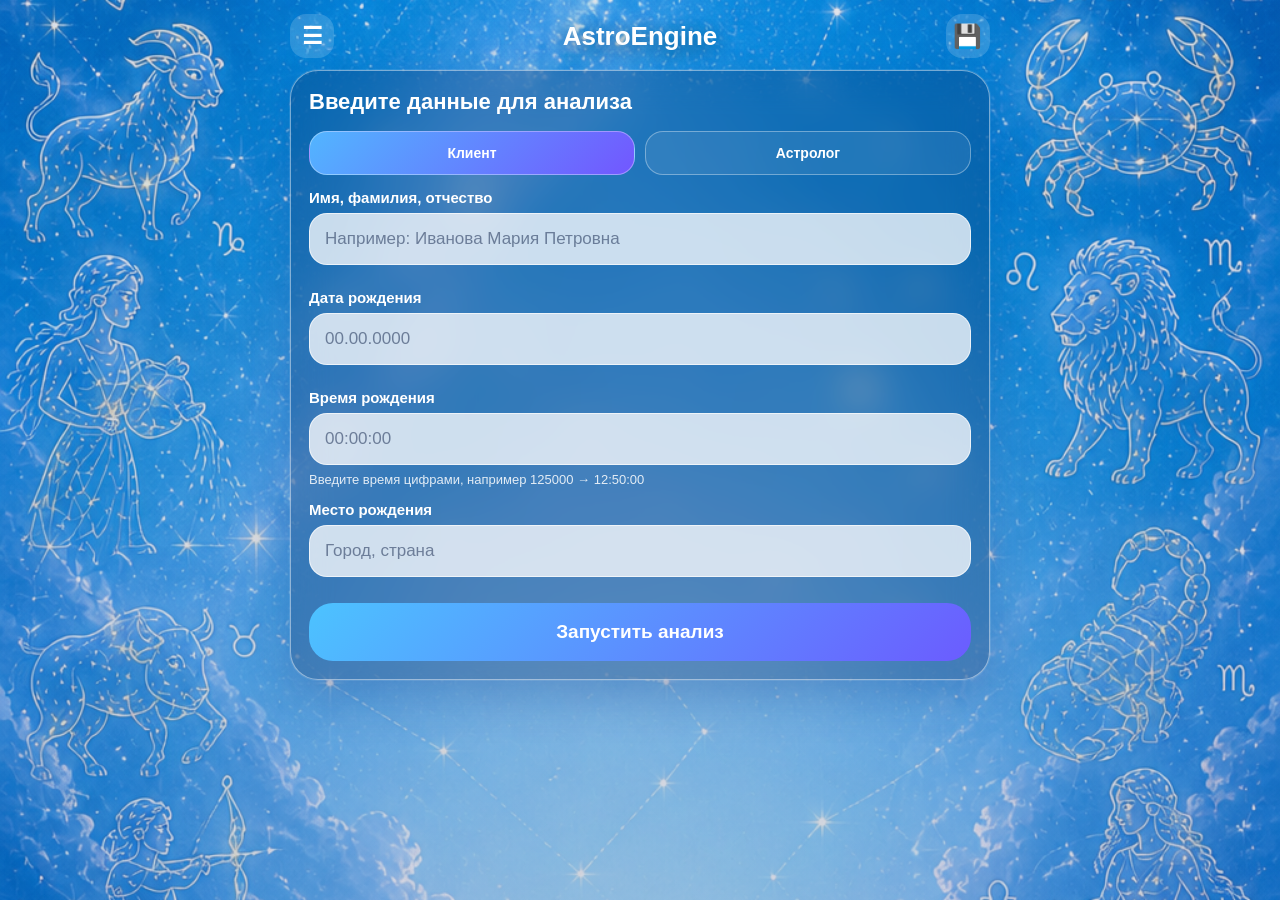
<file: templates_index_full_rectification.html>
<!DOCTYPE html>
<html lang="ru">
<head>
<meta charset="UTF-8">
<meta name="viewport" content="width=device-width, initial-scale=1.0">
<title>AstroEngine</title>

<style>
* { box-sizing: border-box; }

body {
    margin: 0;
    font-family: 'Segoe UI', Arial, sans-serif;
    color: white;
    background:
        linear-gradient(rgba(15, 30, 95, 0.12), rgba(15, 30, 95, 0.18)),
        url('/static/file_000000009a0072438087f62e212a4232.png');
    background-size: cover;
    background-position: center;
    background-attachment: fixed;
}

.page {
    max-width: 720px;
    margin: 0 auto;
    padding: 14px 10px 44px;
}

.screen { display: none; }
.screen.active { display: block; }

.top-app-bar {
    display: flex;
    align-items: center;
    justify-content: space-between;
    margin-bottom: 12px;
}

.icon-btn {
    width: 44px;
    height: 44px;
    border: none;
    border-radius: 16px;
    background: rgba(255,255,255,0.16);
    color: white;
    font-size: 23px;
    font-weight: 900;
}

.header-title {
    text-align: center;
    font-size: 26px;
    font-weight: 900;
    text-shadow: 0 4px 20px rgba(0,0,0,0.45);
}

.card {
    background: rgba(0, 20, 70, 0.24);
    border: 1.5px solid rgba(255,255,255,0.45);
    border-radius: 28px;
    padding: 18px;
    margin-bottom: 16px;
    backdrop-filter: blur(18px);
    -webkit-backdrop-filter: blur(18px);
    box-shadow:
        0 0 0 1px rgba(255,255,255,0.10),
        0 18px 45px rgba(0, 40, 120, 0.22);
}

.card-title {
    font-size: 22px;
    font-weight: 850;
    margin-bottom: 16px;
}

.mode-switch, .settings-row, .action-row {
    display: grid;
    grid-template-columns: 1fr 1fr;
    gap: 10px;
}

.mode-btn, .small-btn {
    padding: 13px;
    border-radius: 18px;
    border: 1px solid rgba(255,255,255,0.35);
    background: rgba(255,255,255,0.08);
    color: white;
    font-weight: 800;
    font-size: 14px;
}

.mode-btn.active, .small-btn.active {
    background: linear-gradient(135deg, #52b5ff, #7257ff);
}

label {
    display: block;
    margin-top: 14px;
    margin-bottom: 7px;
    font-size: 15px;
    font-weight: 650;
}

input, select, textarea {
    width: 100%;
    padding: 15px;
    margin-bottom: 10px;
    border-radius: 18px;
    border: 1px solid rgba(255,255,255,0.65);
    background: rgba(255,255,255,0.76);
    color: #1b2d52;
    font-size: 17px;
    outline: none;
}

textarea {
    min-height: 90px;
    resize: vertical;
    font-family: 'Segoe UI', Arial, sans-serif;
}

input::placeholder, textarea::placeholder { color: rgba(27,45,82,0.55); }

.main-btn {
    width: 100%;
    margin-top: 16px;
    padding: 18px;
    border: none;
    border-radius: 24px;
    background: linear-gradient(135deg, #4cc3ff, #6b5cff);
    color: white;
    font-size: 19px;
    font-weight: 900;
}

.secondary-btn {
    width: 100%;
    margin-top: 10px;
    padding: 15px;
    border-radius: 22px;
    border: 1.5px solid rgba(255,255,255,0.55);
    background: rgba(255,255,255,0.08);
    color: white;
    font-size: 16px;
    font-weight: 800;
}

.suggestions {
    display: none;
    margin-top: -6px;
    margin-bottom: 10px;
    border-radius: 18px;
    overflow: hidden;
    border: 1px solid rgba(255,255,255,0.35);
    background: rgba(5, 22, 65, 0.94);
}

.suggestion-item {
    padding: 13px 14px;
    border-bottom: 1px solid rgba(255,255,255,0.12);
    font-size: 15px;
}

.time-help {
    font-size: 13px;
    opacity: 0.85;
    margin-top: -3px;
    margin-bottom: 8px;
}

.compact-data {
    padding: 12px 14px;
    margin-bottom: 14px;
    border-radius: 18px;
    background: rgba(255,255,255,0.10);
    border: 1px solid rgba(255,255,255,0.20);
    font-size: 14px;
    line-height: 1.45;
}

.chart-wrap {
    width: 100%;
    aspect-ratio: 1 / 1;
    background:
        radial-gradient(circle at 50% 50%, rgba(255,255,255,0.98) 0%, rgba(242,244,255,0.94) 48%, rgba(215,220,255,0.88) 100%);
    border-radius: 22px;
    overflow: hidden;
    position: relative;
    color: #2d2b58;
    box-shadow:
        inset 0 0 55px rgba(120, 120, 210, 0.22),
        0 18px 40px rgba(0, 12, 60, 0.26);
    margin: 10px 0 16px;
    border: 1px solid rgba(255,255,255,0.72);
}

.chart-lines svg {
    position: absolute;
    inset: 0;
    width: 100%;
    height: 100%;
}

.chart-cell {
    position: absolute;
    transform: translate(-50%, -50%);
    text-align: center;
    min-width: 42px;
    max-width: 92px;
    overflow: visible;
    padding: 2px 3px;
}

.sign-num {
    font-size: 14px;
    font-weight: 850;
    color: rgba(60, 58, 120, 0.82);
    line-height: 1;
    margin-bottom: 3px;
}

.chart-planets {
    font-size: 10.2px;
    margin-top: 1px;
    color: #30305f;
    font-weight: 780;
    line-height: 1.15;
    white-space: nowrap;
    letter-spacing: -0.1px;
}

.chart-planets .karaka-mark {
    color: #8055a8;
    font-weight: 850;
}

.chart-aspects {
    font-size: 9.4px;
    margin-top: 1px;
    color: rgba(58,58,95,0.46);
    font-weight: 760;
    line-height: 1.05;
    white-space: nowrap;
}

.transit-planet { color: #1b79d5; }

.south-grid {
    display: grid;
    grid-template-columns: repeat(4, 1fr);
    grid-template-rows: repeat(4, 1fr);
    width: 100%;
    height: 100%;
    border: 2px solid rgba(38,48,106,0.50);
}

.south-cell {
    border: 1px solid rgba(38,48,106,0.40);
    padding: 5px;
    overflow: hidden;
}

.south-empty { background: rgba(255,255,255,0.36); }

.drawer {
    margin-bottom: 12px;
    border-radius: 22px;
    overflow: hidden;
    border: 1px solid rgba(255,255,255,0.22);
    background: rgba(255,255,255,0.06);
}

.drawer-head {
    width: 100%;
    padding: 16px;
    border: none;
    background: rgba(24, 16, 95, 0.62);
    color: white;
    display: flex;
    justify-content: space-between;
    align-items: center;
    font-size: 17px;
    font-weight: 850;
    text-align: left;
}

.drawer-body {
    display: none;
    padding: 14px;
}

.drawer.open .drawer-body { display: block; }
.drawer.open .drawer-arrow { transform: rotate(90deg); }

.drawer-arrow { transition: transform 0.2s ease; }

.planet-table {
    width: 100%;
    border-collapse: collapse;
    overflow: hidden;
    border-radius: 18px;
    margin-top: 12px;
    background: rgba(22, 12, 74, 0.72);
}

.planet-table th, .planet-table td {
    padding: 10px 6px;
    border-bottom: 1px solid rgba(255,255,255,0.12);
    text-align: left;
    font-size: 12.5px;
    vertical-align: top;
}

.planet-table th {
    font-size: 11.5px;
    font-weight: 850;
    background: rgba(255,255,255,0.08);
}

.planet-table tr:nth-child(even) { background: rgba(255,255,255,0.06); }

.dasha-row, .chara-row {
    padding: 11px 12px;
    margin-bottom: 6px;
    border-radius: 14px;
    background: rgba(31, 18, 88, 0.82);
    font-size: 13px;
    line-height: 1.4;
}

.dasha-row.current, .chara-row.current {
    background: #d2ffff;
    color: #233247;
    font-weight: 850;
}

.active-period-box {
    padding: 14px;
    margin-bottom: 12px;
    border-radius: 18px;
    background: linear-gradient(135deg, rgba(255, 215, 120, 0.24), rgba(255,255,255,0.10));
    border: 1px solid rgba(255, 220, 145, 0.55);
    line-height: 1.45;
}

.dasha-row.level-2, .chara-row.level-2 { margin-left: 14px; opacity: .94; }
.dasha-row.level-3, .chara-row.level-3 { margin-left: 28px; opacity: .88; }

.dasha-row.clickable, .chara-row.clickable {
    cursor: pointer;
}

.inline-note {
    font-size: 13px;
    opacity: .82;
    line-height: 1.4;
    margin-top: 6px;
}

.period-children { display: none; margin-top: 6px; }
.period-node.open > .period-children { display: block; }
.period-card {
    width: 100%;
    text-align: left;
    border: none;
    color: inherit;
    position: relative;
}
.period-card::after {
    content: "›";
    position: absolute;
    right: 12px;
    top: 50%;
    transform: translateY(-50%);
    font-size: 18px;
    opacity: .75;
    transition: transform .18s ease;
}
.period-node.open > .period-card::after { transform: translateY(-50%) rotate(90deg); }
.period-card.no-children::after { display: none; }
.period-title-line { display:flex; justify-content:space-between; gap:10px; padding-right:20px; }
.period-date-line { opacity:.86; margin-top:3px; }
.period-level-label { font-size:11px; opacity:.72; font-weight:700; }
.copy-btn {
    width: 100%;
    margin-bottom: 10px;
    padding: 13px 16px;
    border-radius: 18px;
    border: 1px solid rgba(255,255,255,0.34);
    background: rgba(255,255,255,0.12);
    color: white;
    font-weight: 850;
}
.save-toast {
    position: fixed;
    left: 50%;
    bottom: 28px;
    transform: translateX(-50%);
    z-index: 50;
    padding: 13px 18px;
    border-radius: 18px;
    background: rgba(10, 22, 60, .94);
    border: 1px solid rgba(255,255,255,.32);
    color: white;
    font-weight: 850;
    box-shadow: 0 12px 30px rgba(0,0,0,.35);
}

.client-box {
    padding: 15px;
    border-radius: 20px;
    background: rgba(255,255,255,0.10);
    border: 1px solid rgba(255,255,255,0.24);
    line-height: 1.5;
    margin-bottom: 10px;
}

.side-menu {
    position: fixed;
    inset: 0;
    display: none;
    z-index: 20;
    background: rgba(0,0,0,0.42);
}

.side-menu.active { display: block; }

.side-panel {
    width: min(86vw, 360px);
    height: 100%;
    padding: 18px;
    background: rgba(8, 18, 62, 0.98);
    border-right: 1px solid rgba(255,255,255,0.22);
    overflow-y: auto;
}

.menu-title {
    font-size: 24px;
    font-weight: 900;
    margin-bottom: 16px;
}

.menu-item {
    width: 100%;
    padding: 14px;
    margin-bottom: 8px;
    border-radius: 16px;
    border: 1px solid rgba(255,255,255,0.18);
    background: rgba(255,255,255,0.08);
    color: white;
    text-align: left;
    font-weight: 800;
}

.settings-box, .saved-card {
    padding: 12px;
    margin-bottom: 10px;
    border-radius: 16px;
    background: rgba(255,255,255,0.08);
    border: 1px solid rgba(255,255,255,0.16);
}

.toggle-line {
    display: flex;
    justify-content: space-between;
    align-items: center;
    gap: 12px;
    padding: 8px 0;
    font-size: 14px;
}

.toggle-line input {
    width: auto;
    margin: 0;
}

.transit-panel {
    display: none;
    padding: 12px;
    margin-top: 10px;
    border-radius: 20px;
    background: rgba(255,255,255,0.09);
    border: 1px solid rgba(255,255,255,0.20);
}

.transit-panel.active { display: block; }

.error {
    padding: 14px;
    border-radius: 18px;
    background: rgba(255, 80, 80, 0.20);
    border: 1px solid rgba(255,255,255,0.25);
    line-height: 1.4;
}

.loader {
    width: 42px;
    height: 42px;
    border: 4px solid rgba(255,255,255,0.3);
    border-top: 4px solid white;
    border-radius: 50%;
    margin: 0 auto 16px;
    animation: spin 1s linear infinite;
}

.loading-box {
    text-align: center;
    padding: 30px;
}

@keyframes spin {
    from { transform: rotate(0deg); }
    to { transform: rotate(360deg); }
}
</style>
</head>

<body>

<div id="sideMenu" class="side-menu" onclick="closeMenuByBg(event)">
    <div class="side-panel">
        <div class="menu-title">AstroEngine</div>

        <button class="menu-item" onclick="newChart()">＋ Новая карта</button>
        <button class="menu-item" onclick="loadSavedCharts()">💾 Мои карты</button>

        <div id="savedCardsBox"></div>

        <div class="settings-box">
            <b>Настройки</b>

            <label>Язык</label>
            <select id="languageSelect" onchange="applySettings()">
                <option value="ru">Русский</option>
                <option value="en">English</option>
            </select>

            <label>Режим</label>
            <select id="workModeSelect" onchange="applySettings()">
                <option value="professional">Профессиональный</option>
                <option value="client">Клиентский</option>
            </select>

            <label>Чара Даша</label>
            <select id="charaSystemSelect" onchange="applySettings()">
                <option value="rao">К.Н. Рао</option>
                <option value="parashara">Парашара</option>
            </select>

            <div class="toggle-line">Чаракараки <input type="checkbox" id="showKarakas" checked onchange="applySettings()"></div>
            <div class="toggle-line">Упаграхи <input type="checkbox" id="showUpagrahas" checked onchange="applySettings()"></div>
            <div class="toggle-line">Арудхи <input type="checkbox" id="showArudhas" checked onchange="applySettings()"></div>
            <div class="toggle-line">Доп. лагны <input type="checkbox" id="showSpecialLagnas" checked onchange="applySettings()"></div>
            <div class="toggle-line">Внешние планеты <input type="checkbox" id="showOuterPlanets" checked onchange="applySettings()"></div>
            <div class="toggle-line">Аспекты <input type="checkbox" id="showAspects" checked onchange="applySettings()"></div>
            <div class="toggle-line">Йоги <input type="checkbox" id="showYogas" checked onchange="applySettings()"></div>
            <div class="toggle-line">Градусы в карте <input type="checkbox" id="showDegreesInChart" onchange="applySettings()"></div>
        </div>

        <button class="menu-item" onclick="toggleMenu()">Закрыть</button>
    </div>
</div>

<div class="page">

    <div id="inputScreen" class="screen active">
        <div class="top-app-bar">
            <button class="icon-btn" onclick="toggleMenu()">☰</button>
            <div class="header-title">AstroEngine</div>
            <button class="icon-btn" onclick="loadSavedCharts()">💾</button>
        </div>

        <div class="card">
            <div class="card-title">Введите данные для анализа</div>

            <div class="mode-switch">
                <button class="mode-btn active" id="clientBtn" onclick="setMode('client')">Клиент</button>
                <button class="mode-btn" id="astroBtn" onclick="setMode('astro')">Астролог</button>
            </div>

            <label>Имя, фамилия, отчество</label>
            <input id="fullName" type="text" placeholder="Например: Иванова Мария Петровна" autocomplete="name">

            <label>Дата рождения</label>
            <input id="date" type="tel" inputmode="numeric" maxlength="10" placeholder="00.00.0000" oninput="formatDateInput(this)">

            <label>Время рождения</label>
            <input id="time" type="tel" inputmode="numeric" maxlength="8" placeholder="00:00:00" oninput="formatTimeInput(this)">
            <div class="time-help">Введите время цифрами, например 125000 → 12:50:00</div>

            <label>Место рождения</label>
            <input id="city" type="text" placeholder="Город, страна" autocomplete="off" oninput="handlePlaceInput()">

            <div class="suggestions" id="suggestions"></div>

            <button class="main-btn" onclick="calculate()">Запустить анализ</button>
        </div>
    </div>

    <div id="resultScreen" class="screen">
        <div class="top-app-bar">
            <button class="icon-btn" onclick="toggleMenu()">☰</button>
            <div class="header-title" id="resultHeading">Карта</div>
            <button class="icon-btn" onclick="showSaveDialog()">💾</button>
        </div>

        <div class="card">
            <div id="summaryBlock"></div>

            <div id="chartBlock"></div>

            <div class="settings-row">
                <select id="chartStyleSelect" onchange="changeChartStyle(this.value)">
                    <option value="north">Северо-индийская</option>
                    <option value="south">Южно-индийская</option>
                </select>

                <select id="vargaSelect" onchange="changeVarga(this.value)">
                    <option value="D1">D-1 Натальная</option>
                    <option value="Moon">Лунная</option>
                    <option value="D2">D-2</option>
                    <option value="D3">D-3</option>
                    <option value="D5">D-5</option>
                    <option value="D6">D-6</option>
                    <option value="D7">D-7</option>
                    <option value="D8">D-8</option>
                    <option value="D9">D-9</option>
                    <option value="D10">D-10</option>
                    <option value="D11">D-11</option>
                    <option value="D12">D-12</option>
                    <option value="D16">D-16</option>
                    <option value="D24">D-24</option>
                    <option value="D30">D-30</option>
                    <option value="D60">D-60</option>
                    <option value="D81">D-81</option>
                </select>
            </div>

            <div class="action-row">
                <button class="small-btn" onclick="toggleTransitPanel('transit')">Транзиты</button>
                <button class="small-btn" onclick="toggleTransitPanel('rectification')">Ректификация</button>
            </div>

            <div id="transitPanel" class="transit-panel">
                <label>Дата транзита</label>
                <input id="transitDate" type="tel" inputmode="numeric" maxlength="10" placeholder="00.00.0000" oninput="formatDateInput(this)">
                <label>Время транзита</label>
                <input id="transitTime" type="tel" inputmode="numeric" maxlength="8" placeholder="00:00:00" oninput="formatTimeInput(this)">
                <label>Место транзита</label>
                <input id="transitCity" type="text" placeholder="Город, страна" autocomplete="off" oninput="handleTransitPlaceInput()">
                <div class="suggestions" id="transitSuggestions"></div>
                <button class="main-btn" onclick="calculateTransit()">Рассчитать транзит</button>
            </div>

            <div id="rectificationPanel" class="transit-panel">
                <label>Коридор времени рождения: от</label>
                <input id="rectStartTime" type="tel" inputmode="numeric" maxlength="8" placeholder="00:00:00" oninput="formatTimeInput(this)">

                <label>Коридор времени рождения: до</label>
                <input id="rectEndTime" type="tel" inputmode="numeric" maxlength="8" placeholder="00:00:00" oninput="formatTimeInput(this)">

                <label>Шаг проверки</label>
                <select id="rectStepMinutes">
                    <option value="15">15 минут</option>
                    <option value="10">10 минут</option>
                    <option value="5">5 минут</option>
                </select>

                <label>События жизни</label>
                <textarea id="rectEvents" placeholder="Каждое событие с новой строки. Можно по-русски:
25.04.2012 брак
21.06.2012 рождение дочки
01.09.2020 новая работа

Или технически:
marriage | 15.06.2012 | Брак"></textarea>
                <div class="time-help">Система сама распознаёт: брак, ребёнок, работа, обучение, переезд, болезнь, развод.</div>

                <button id="rectificationRunBtn" type="button" class="main-btn" onclick="calculateRectification()">Запустить ректификацию</button>
                <button id="rectificationAiBtn" type="button" class="secondary-btn" style="display:none;" onclick="askAiRectification()">AI-анализ ректификации</button>
                <div id="rectificationResult" class="compact-data" style="display:none; margin-top:12px;"></div>
                <div id="rectificationAiAnswer" class="client-box" style="display:none; margin-top:12px;"></div>
            </div>
        </div>

        <div class="card">
            <div class="drawer open" id="drawerPlanets">
                <button class="drawer-head" onclick="toggleDrawer('drawerPlanets')">
                    <span>Планеты и накшатры</span><span class="drawer-arrow">›</span>
                </button>
                <div class="drawer-body" id="planetsSection"></div>
            </div>

            <div class="drawer" id="drawerDashas">
                <button class="drawer-head" onclick="toggleDrawer('drawerDashas')">
                    <span>Периоды Вимшоттари</span><span class="drawer-arrow">›</span>
                </button>
                <div class="drawer-body" id="dashasSection"></div>
            </div>

            <div class="drawer" id="drawerCharaDashas">
                <button class="drawer-head" onclick="toggleDrawer('drawerCharaDashas')">
                    <span>Чара Даша</span><span class="drawer-arrow">›</span>
                </button>
                <div class="drawer-body" id="charaDashasSection"></div>
            </div>

            <div class="drawer" id="drawerAnalysis">
                <button class="drawer-head" onclick="toggleDrawer('drawerAnalysis')">
                    <span>Разбор</span><span class="drawer-arrow">›</span>
                </button>
                <div class="drawer-body" id="analysisSection"></div>
            </div>
        </div>

        <button class="secondary-btn" onclick="goBack()">Изменить данные</button>
    </div>
</div>

<script>
let mode = "client";
let selectedPlace = null;
let selectedTransitPlace = null;
let placeTimer = null;
let transitPlaceTimer = null;
let currentChart = null;
let transitChart = null;
let chartStyle = "north";
let currentVarga = "D1";
let viewMode = "natal";
let currentSavedId = null;
let currentFullName = "";
let lastRectificationResult = null;
const openPeriodKeys = new Set();

const PLANET_ORDER = [
    "Асцендент", "Солнце", "Луна", "Марс", "Меркурий",
    "Венера", "Сатурн", "Юпитер", "Раху", "Кету",
    "Плутон", "Нептун", "Уран", "Манди", "Гулика"
];

const PLANET_SHORT = {
    "Солнце": "Su", "Луна": "Mo", "Марс": "Ma", "Меркурий": "Me",
    "Юпитер": "Ju", "Венера": "Ve", "Сатурн": "Sa",
    "Раху": "Ra", "Кету": "Ke", "Уран": "Ur",
    "Нептун": "Ne", "Плутон": "Pl", "Манди": "Md", "Гулика": "Gu"
};

function setMode(m) {
    mode = m;
    document.getElementById("clientBtn").classList.remove("active");
    document.getElementById("astroBtn").classList.remove("active");
    document.getElementById(m === "client" ? "clientBtn" : "astroBtn").classList.add("active");
}

function toggleMenu() {
    document.getElementById("sideMenu").classList.toggle("active");
}

function closeMenuByBg(event) {
    if (event.target.id === "sideMenu") toggleMenu();
}

function newChart() {
    currentChart = null;
    transitChart = null;
    currentSavedId = null;
    document.getElementById("resultScreen").classList.remove("active");
    document.getElementById("inputScreen").classList.add("active");
    document.getElementById("sideMenu").classList.remove("active");
}

function formatDateInput(input) {
    let value = input.value.replace(/\D/g, "");
    if (value.length > 8) value = value.slice(0, 8);
    if (value.length >= 5) value = value.slice(0,2)+"."+value.slice(2,4)+"."+value.slice(4);
    else if (value.length >= 3) value = value.slice(0,2)+"."+value.slice(2);
    input.value = value;
}

function formatTimeInput(input) {
    let value = input.value.replace(/\D/g, "");
    if (value.length > 6) value = value.slice(0, 6);
    if (value.length >= 5) value = value.slice(0,2)+":"+value.slice(2,4)+":"+value.slice(4);
    else if (value.length >= 3) value = value.slice(0,2)+":"+value.slice(2);
    input.value = value;
}

function normalizeDate(value) {
    let digits = value.replace(/\D/g, "");
    if (digits.length !== 8) return "";
    return digits.slice(0,2)+"."+digits.slice(2,4)+"."+digits.slice(4,8);
}

function normalizeTime(value) {
    let digits = value.replace(/\D/g, "");
    if (digits.length === 4) digits += "00";
    if (digits.length !== 6) return "";
    return digits.slice(0,2)+":"+digits.slice(2,4)+":"+digits.slice(4,6);
}

function isValidDate(value) {
    return /^\d{2}\.\d{2}\.\d{4}$/.test(value);
}

function isValidTime(value) {
    if (!/^\d{2}:\d{2}:\d{2}$/.test(value)) return false;
    const [h,m,s] = value.split(":").map(Number);
    return h >= 0 && h <= 23 && m >= 0 && m <= 59 && s >= 0 && s <= 59;
}

function handlePlaceInput() {
    selectedPlace = null;
    const query = document.getElementById("city").value.trim();
    const box = document.getElementById("suggestions");

    clearTimeout(placeTimer);

    if (query.length < 2) {
        box.style.display = "none";
        box.innerHTML = "";
        return;
    }

    placeTimer = setTimeout(() => searchPlaces(query), 450);
}

async function searchPlaces(query) {
    const box = document.getElementById("suggestions");

    try {
        const response = await fetch(`/search_place?q=${encodeURIComponent(query)}`);
        const data = await response.json();

        if (!data.places || data.places.length === 0) {
            box.style.display = "none";
            return;
        }

        box.innerHTML = "";
        data.places.forEach(place => {
            const item = document.createElement("div");
            item.className = "suggestion-item";
            item.innerText = "📍 " + place.name;
            item.onclick = () => {
                selectedPlace = place;
                document.getElementById("city").value = place.name;
                box.style.display = "none";
                box.innerHTML = "";
            };
            box.appendChild(item);
        });

        box.style.display = "block";
    } catch {
        box.style.display = "none";
    }
}

function handleTransitPlaceInput() {
    selectedTransitPlace = null;
    const query = document.getElementById("transitCity").value.trim();
    const box = document.getElementById("transitSuggestions");

    clearTimeout(transitPlaceTimer);

    if (query.length < 2) {
        box.style.display = "none";
        box.innerHTML = "";
        return;
    }

    transitPlaceTimer = setTimeout(() => searchTransitPlaces(query), 450);
}

async function searchTransitPlaces(query) {
    const box = document.getElementById("transitSuggestions");

    try {
        const response = await fetch(`/search_place?q=${encodeURIComponent(query)}`);
        const data = await response.json();

        if (!data.places || data.places.length === 0) {
            box.style.display = "none";
            return;
        }

        box.innerHTML = "";
        data.places.forEach(place => {
            const item = document.createElement("div");
            item.className = "suggestion-item";
            item.innerText = "📍 " + place.name;
            item.onclick = () => {
                selectedTransitPlace = place;
                document.getElementById("transitCity").value = place.name;
                box.style.display = "none";
                box.innerHTML = "";
            };
            box.appendChild(item);
        });

        box.style.display = "block";
    } catch {
        box.style.display = "none";
    }
}

function getTelegramUserId() {
    try {
        const tg = window.Telegram?.WebApp;
        const user = tg?.initDataUnsafe?.user;
        return user?.id ? String(user.id) : "";
    } catch {
        return "";
    }
}

function showToast(message) {
    const old = document.querySelector(".save-toast");
    if (old) old.remove();

    const box = document.createElement("div");
    box.className = "save-toast";
    box.textContent = message;
    document.body.appendChild(box);

    setTimeout(() => box.remove(), 2200);
}

async function calculate() {
    let date = normalizeDate(document.getElementById("date").value);
    let time = normalizeTime(document.getElementById("time").value);
    const city = document.getElementById("city").value.trim();
    const fullName = document.getElementById("fullName").value.trim();

    document.getElementById("date").value = date;
    document.getElementById("time").value = time;

    if (!fullName) {
        alert("Введите имя, фамилию и отчество.");
        return;
    }

    if (!date || !time || !city) {
        alert("Заполните дату, время и место рождения.");
        return;
    }

    if (!isValidDate(date) || !isValidTime(time)) {
        alert("Проверьте формат даты и времени.");
        return;
    }

    showResultLoading();

    try {
        currentFullName = fullName;
        const telegramUserId = getTelegramUserId();
        const payload = { date, time, city, mode, display_name: city, full_name: fullName, name: fullName, telegram_user_id: telegramUserId };

        if (selectedPlace) {
            payload.lat = selectedPlace.lat;
            payload.lon = selectedPlace.lon;
            payload.display_name = selectedPlace.name;
        }

        const response = await fetch("/calculate", {
            method: "POST",
            headers: {"Content-Type": "application/json"},
            body: JSON.stringify(payload)
        });

        const data = await response.json();

        if (!data.success) {
            showError(data.error || "Ошибка расчёта.");
            return;
        }

        currentChart = data.chart;
        transitChart = null;
        currentSavedId = null;
        currentVarga = "D1";
        viewMode = "natal";
        renderResult();
    } catch {
        showError("Ошибка соединения с сервером.");
    }
}

function showResultLoading() {
    document.getElementById("inputScreen").classList.remove("active");
    document.getElementById("resultScreen").classList.add("active");
    document.getElementById("summaryBlock").innerHTML = "";
    document.getElementById("chartBlock").innerHTML = `
        <div class="loading-box">
            <div class="loader"></div>
            Выполняю расчёт карты...
        </div>
    `;
}

function showError(message) {
    document.getElementById("chartBlock").innerHTML = `<div class="error">${message}</div>`;
}

function goBack() {
    document.getElementById("resultScreen").classList.remove("active");
    document.getElementById("inputScreen").classList.add("active");
}

function toggleDrawer(id) {
    document.getElementById(id).classList.toggle("open");
}

function renderResult() {
    renderSummary();
    renderChartBlock();
    renderPlanets();
    renderDashas();
    renderCharaDashas();
    renderAnalysis();
}

function renderSummary() {
    if (!currentChart) return;
    document.getElementById("summaryBlock").innerHTML = `
        <div class="compact-data">
            <b>${currentChart.full_name || currentFullName || "Без имени"}</b><br>
            ${currentChart.city || "—"}<br>
            ${currentChart.input_date || "—"} ${currentChart.input_time || "—"} ${currentChart.utc_offset || ""}<br>
            ${currentChart.lat || "—"}, ${currentChart.lon || "—"}<br>
            Айанамша Лахири: ${currentChart.ayanamsha || "—"}°<br>
            <span class="inline-note">Вимшоттари: ${getCurrentPathText(currentChart.dashas)}</span><br>
            <span class="inline-note">Чара Даша: ${getCurrentPathText(currentChart.chara_dasha || currentChart.chara_dashas)}</span>
        </div>
    `;
}

function changeChartStyle(value) {
    chartStyle = value;
    renderChartBlock();
}

function changeVarga(value) {
    currentVarga = value;
    renderChartBlock();
    renderPlanets();
}

function setViewMode(value) {
    viewMode = value;
    document.getElementById("natalBtn").classList.toggle("active", value === "natal");
    document.getElementById("overlayBtn").classList.toggle("active", value === "overlay");
    renderChartBlock();
    renderPlanets();
}

function getActiveChartObject(chart) {
    if (!chart) return null;
    if (currentVarga === "D1") return chart;
    if (chart.vargas && chart.vargas[currentVarga]) return chart.vargas[currentVarga];
    return chart;
}

function getChartForTable() {
    if (viewMode === "overlay" && transitChart) return transitChart;
    return currentChart;
}

function getAspectMap(activeObject) {
    const map = {};
    if (!activeObject || !activeObject.aspects || !document.getElementById("showAspects").checked) return map;

    activeObject.aspects.forEach(a => {
        (a.aspects_houses || []).forEach(house => {
            if (!map[house]) map[house] = [];
            map[house].push(PLANET_SHORT[a.planet] || a.planet);
        });
    });

    return map;
}

function renderChartBlock() {
    const block = document.getElementById("chartBlock");
    if (!block || !currentChart) return;

    const natalObject = getActiveChartObject(currentChart);
    const transitObject = getActiveChartObject(transitChart);

    if (chartStyle === "south") renderSouthIndianChart(block, natalObject, transitObject);
    else renderNorthIndianChart(block, natalObject, transitObject);
}

function formatChartPlanetText(text) {
    if (!text) return "";
    return String(text).replace(/\s+(АК|АмК|БК|МК|ПК|ГК|ДК)$/g, ' <span class="karaka-mark">$1</span>');
}

function renderNorthIndianChart(block, natalObject, transitObject) {
    const positions = [
        [50,18], [30,18], [17,34], [30,50],
        [17,66], [30,82], [50,82], [70,82],
        [83,66], [70,50], [83,34], [70,18]
    ];

    const aspectMap = getAspectMap(viewMode === "overlay" && transitObject ? transitObject : natalObject);
    let cells = "";

    (natalObject.chart_view || []).forEach((h, index) => {
        const pos = positions[index];

        const natalPlanets = (h.planets || [])
            .map(p => `<div class="chart-planets">${formatChartPlanetText(p)}</div>`)
            .join("");

        let transitPlanets = "";
        if (viewMode === "overlay" && transitObject) {
            const th = (transitObject.chart_view || []).find(x => x.house === h.house);
            transitPlanets = (th?.planets || [])
                .map(p => `<div class="chart-planets transit-planet">T ${formatChartPlanetText(p)}</div>`)
                .join("");
        }

        const aspects = (aspectMap[h.house] || [])
            .map(p => `<div class="chart-aspects">${p}</div>`)
            .join("");

        cells += `
            <div class="chart-cell" style="left:${pos[0]}%;top:${pos[1]}%;">
                <div class="sign-num">${h.sign}</div>
                ${natalPlanets}
                ${transitPlanets}
                ${aspects}
            </div>
        `;
    });

    block.innerHTML = `
        <div class="chart-wrap">
            <div class="chart-lines">
                <svg viewBox="0 0 100 100">
                    <rect x="1" y="1" width="98" height="98" fill="none" stroke="rgba(88,87,142,.25)" stroke-width="0.65"/>
                    <line x1="1" y1="1" x2="99" y2="99" stroke="rgba(88,87,142,.30)" stroke-width="0.75"/>
                    <line x1="99" y1="1" x2="1" y2="99" stroke="rgba(88,87,142,.30)" stroke-width="0.75"/>
                    <polygon points="50,1 99,50 50,99 1,50" fill="none" stroke="rgba(88,87,142,.34)" stroke-width="0.75"/>
                    <line x1="1" y1="50" x2="50" y2="1" stroke="rgba(88,87,142,.22)" stroke-width="0.45"/>
                    <line x1="50" y1="1" x2="99" y2="50" stroke="rgba(88,87,142,.22)" stroke-width="0.45"/>
                    <line x1="99" y1="50" x2="50" y2="99" stroke="rgba(88,87,142,.22)" stroke-width="0.45"/>
                    <line x1="50" y1="99" x2="1" y2="50" stroke="rgba(88,87,142,.22)" stroke-width="0.45"/>
                </svg>
            </div>
            ${cells}
        </div>
    `;
}

function renderSouthIndianChart(block, natalObject, transitObject) {
    const bySign = {};
    const transitBySign = {};
    const aspectMap = getAspectMap(viewMode === "overlay" && transitObject ? transitObject : natalObject);

    (natalObject.chart_view || []).forEach(h => bySign[h.sign] = h);

    if (viewMode === "overlay" && transitObject) {
        (transitObject.chart_view || []).forEach(h => transitBySign[h.sign] = h);
    }

    const grid = [12,1,2,3, 11,0,0,4, 10,0,0,5, 9,8,7,6];
    let html = `<div class="chart-wrap"><div class="south-grid">`;

    grid.forEach(signNumber => {
        if (signNumber === 0) {
            html += `<div class="south-cell south-empty"></div>`;
            return;
        }

        const h = bySign[signNumber] || {house: "", planets: []};
        const t = transitBySign[signNumber] || {planets: []};

        const natalPlanets = (h.planets || []).map(p => `<div class="chart-planets">${p}</div>`).join("");
        const transitPlanets = (t.planets || []).map(p => `<div class="chart-planets transit-planet">T ${p}</div>`).join("");
        const aspects = (aspectMap[h.house] || []).map(p => `<div class="chart-aspects">${p}</div>`).join("");

        html += `
            <div class="south-cell">
                <div class="sign-num">${signNumber}</div>
                ${natalPlanets}
                ${transitPlanets}
                ${aspects}
            </div>
        `;
    });

    html += `</div></div>`;
    block.innerHTML = html;
}

function renderPlanets() {
    const chart = getChartForTable();
    const activeObject = getActiveChartObject(chart);
    if (!activeObject) return;

    let html = `
        <table class="planet-table">
            <tr>
                <th>Объект</th>
                <th>Знак</th>
                <th>Градусы</th>
                <th>Накшатра</th>
            </tr>
    `;

    PLANET_ORDER.forEach(name => {
        if (name === "Асцендент") {
            const l = chart.lagna;
            if (!l) return;
            html += `
                <tr>
                    <td><b>Асцендент</b></td>
                    <td>${l.sign || "—"}</td>
                    <td>${l.degree || "—"}</td>
                    <td>${l.nakshatra || "—"}<br>пада ${l.pada || "—"}</td>
                </tr>
            `;
            return;
        }

        const p = (activeObject.planets || {})[name];
        if (!p) return;

        const isOuter = ["Плутон", "Нептун", "Уран"].includes(name);
        const isUpa = ["Манди", "Гулика"].includes(name);

        if (isOuter && !document.getElementById("showOuterPlanets").checked) return;
        if (isUpa && !document.getElementById("showUpagrahas").checked) return;

        const retro = p.retro ? " (R)" : "";
        const karaka = p.karaka && document.getElementById("showKarakas").checked ? `<b>${p.karaka}</b> ` : "";

        html += `
            <tr>
                <td>${karaka}${name}${retro}</td>
                <td>${p.sign || "—"}<br>дом ${p.house || "—"}</td>
                <td>${p.degree || "—"}</td>
                <td>${p.nakshatra || "—"}<br>пада ${p.pada || "—"}</td>
            </tr>
        `;
    });

    html += "</table>";
    document.getElementById("planetsSection").innerHTML = html;
}

function parseRuDate(str) {
    if (!str || typeof str !== "string") return null;
    const [d,m,y] = str.split(".").map(Number);
    if (!d || !m || !y) return null;
    return new Date(y, m - 1, d);
}

function isCurrentPeriod(start, end) {
    const now = new Date();
    const s = parseRuDate(start);
    const e = parseRuDate(end);
    if (!s || !e) return false;
    return s <= now && now < e;
}

function getCurrentPathText(dashaData) {
    if (!dashaData) return "—";
    if (dashaData.current_path_text) return dashaData.current_path_text;
    if (Array.isArray(dashaData.current_path) && dashaData.current_path.length) return dashaData.current_path.join(" / ");
    if (dashaData.current_periods?.path_text) return dashaData.current_periods.path_text;
    return "—";
}

function renderActivePeriodBox(title, dashaData) {
    const pathText = getCurrentPathText(dashaData);
    const current = dashaData?.current_periods || {};

    let dates = "";
    const maha = current.mahadasha;
    const antar = current.antardasha;
    const praty = current.pratyantardasha;

    if (maha?.start && maha?.end) dates += `<br>Махадаша: ${maha.start} — ${maha.end}`;
    if (antar?.start && antar?.end) dates += `<br>Антардаша: ${antar.start} — ${antar.end}`;
    if (praty?.start && praty?.end) dates += `<br>Пратьянтардаша: ${praty.start} — ${praty.end}`;

    return `
        <div class="active-period-box">
            <b>${title}</b><br>
            Сейчас: ${pathText || "—"}${dates}
            <div class="inline-note">Ниже раскрывайте нужный период нажатием на карточку.</div>
        </div>
    `;
}

function periodDisplayName(item, type) {
    if (!item) return "—";
    if (type === "chara") return item.sign || item.rashi || item.name || item.lord || "—";
    return item.lord || item.name || item.sign || "—";
}

function periodKey(item, type, level, index, parentKey) {
    const name = periodDisplayName(item, type);
    return `${type}:${parentKey || "root"}:${level}:${index}:${name}:${item.start || ""}:${item.end || ""}`;
}

function hasCurrentInside(item) {
    if (!item) return false;
    if (item.is_current || isCurrentPeriod(item.start, item.end)) return true;
    const children = item.children || item.antardashas || item.pratyantardashas || item.subperiods || [];
    return children.some(child => hasCurrentInside(child));
}

function levelName(type, level) {
    if (type === "chara") {
        if (level === 1) return "период";
        if (level === 2) return "подпериод";
        return "подподпериод";
    }
    if (level === 1) return "махадаша";
    if (level === 2) return "антардаша";
    return "пратьянтардаша";
}

function togglePeriodNode(key) {
    if (openPeriodKeys.has(key)) openPeriodKeys.delete(key);
    else openPeriodKeys.add(key);
    renderDashas();
    renderCharaDashas();
}

function renderPeriodTree(items, type, level = 1, parentKey = "") {
    if (!items || !items.length) return "";

    let html = "";

    items.forEach((item, index) => {
        const name = periodDisplayName(item, type);
        const rowClass = type === "chara" ? "chara-row" : "dasha-row";
        const current = (item.is_current || isCurrentPeriod(item.start, item.end)) ? "current" : "";
        const children = item.children || item.antardashas || item.pratyantardashas || item.subperiods || [];
        const key = periodKey(item, type, level, index, parentKey);
        const activeBranch = hasCurrentInside(item);
        if (activeBranch) openPeriodKeys.add(key);
        const isOpen = openPeriodKeys.has(key);
        const canOpen = level < 3 && children.length;

        html += `
            <div class="period-node ${isOpen ? "open" : ""}">
                <button class="period-card ${rowClass} ${current} level-${level} ${canOpen ? "" : "no-children"}" ${canOpen ? `onclick="togglePeriodNode('${key.replace(/'/g, "\\'")}')"` : ""}>
                    <div class="period-title-line">
                        <span>${level > 1 ? "↳ " : ""}<b>${name}</b></span>
                        <span class="period-level-label">${levelName(type, level)}</span>
                    </div>
                    <div class="period-date-line">${item.start || "—"} — ${item.end || "—"}</div>
                </button>
                ${canOpen ? `<div class="period-children">${renderPeriodTree(children, type, level + 1, key)}</div>` : ""}
            </div>
        `;
    });

    return html;
}

function renderDashas() {
    const d = currentChart?.dashas || {};
    const list = d.mahadashas || d.tree || [];

    let html = renderActivePeriodBox("Вимшоттари", d);
    html += `<div class="client-box"><b>Вимшоттари</b><br>Показан один цикл. Нажмите на махадашу, чтобы открыть антардаши и пратьянтардаши.</div>`;

    if (!list.length) html += `<div class="dasha-row">Периоды пока не рассчитаны.</div>`;
    else html += renderPeriodTree(list, "vimshottari", 1);

    document.getElementById("dashasSection").innerHTML = html;
}

function renderCharaDashas() {
    const c = currentChart?.chara_dasha || currentChart?.chara_dashas || currentChart?.chara || {};
    const list = c.periods || c.dashas || c.tree || c.mahadashas || [];

    let title = "Чара Даша";
    const system = document.getElementById("charaSystemSelect")?.value || "rao";
    if (system === "rao") title += " · К.Н. Рао";
    if (system === "parashara") title += " · Парашара";

    let html = renderActivePeriodBox(title, c);
    html += `<div class="client-box"><b>${title}</b><br>Нажмите на период, чтобы открыть подпериоды и подподпериоды.</div>`;

    if (!list.length) {
        html += `<div class="chara-row">Чара Даша пока не рассчитана backend-частью.</div>`;
    } else {
        html += renderPeriodTree(list, "chara", 1);
        if (c.needs_next_cycle) {
            html += `<button class="secondary-btn" onclick="requestNextCharaCycle()">Рассчитать Чара Дашу дальше</button>`;
        }
    }

    document.getElementById("charaDashasSection").innerHTML = html;
}

function requestNextCharaCycle() {
    alert("Следующий цикл Чара Даши будет подключён после backend-обработчика следующего цикла.");
}

function renderAnalysis() {
    document.getElementById("analysisSection").innerHTML = `
        <div class="client-box">
            <b>Аная · AI-разбор</b><br><br>
            Разбор создаётся отдельно и не сохраняется вместе с картой.
        </div>
        <textarea id="aiQuestion" placeholder="Задайте вопрос Анае по этой карте..."></textarea>
        <button class="main-btn" onclick="askAiAstrologer()">Спросить AI-астролога</button>
        <button id="copyAiBtn" class="copy-btn" style="display:none; margin-top:12px;" onclick="copyAiAnalysis()">Скопировать разбор</button>
        <div id="aiAnswer" class="client-box" style="display:none; margin-top:12px;"></div>
    `;
}

async function askAiAstrologer() {
    const question = document.getElementById("aiQuestion")?.value?.trim();
    const answerBox = document.getElementById("aiAnswer");

    if (!question) {
        alert("Введите вопрос для AI-астролога.");
        return;
    }

    answerBox.style.display = "block";
    document.getElementById("copyAiBtn").style.display = "none";
    answerBox.innerHTML = "Аная анализирует карту...";

    try {
        const response = await fetch("/api/ai_astrologer", {
            method: "POST",
            headers: {"Content-Type": "application/json"},
            body: JSON.stringify({
                question,
                chart: currentChart,
                mode
            })
        });

        const data = await response.json();

        if (!data.success) {
            answerBox.innerHTML = `<div class="error">${typeof data.error === "string" ? data.error : JSON.stringify(data.error)}</div>`;
            document.getElementById("copyAiBtn").style.display = "none";
            return;
        }

        answerBox.innerHTML = (data.answer || "Ответ пустой.").replace(/\n/g, "<br>");
        document.getElementById("copyAiBtn").style.display = "block";
    } catch {
        answerBox.innerHTML = `<div class="error">Ошибка соединения с AI-сервером.</div>`;
        document.getElementById("copyAiBtn").style.display = "none";
    }
}

function copyAiAnalysis() {
    const answerBox = document.getElementById("aiAnswer");
    const text = answerBox?.innerText || "";

    if (!text.trim()) {
        alert("Пока нечего копировать.");
        return;
    }

    navigator.clipboard.writeText(text).then(() => {
        showToast("Разбор скопирован");
    }).catch(() => {
        alert("Не удалось скопировать автоматически. Выделите текст вручную.");
    });
}

function toggleTransitPanel(panel) {
    document.getElementById("transitPanel").classList.remove("active");
    document.getElementById("rectificationPanel").classList.remove("active");
    document.getElementById(panel === "transit" ? "transitPanel" : "rectificationPanel").classList.add("active");
}

async function calculateTransit() {
    let date = normalizeDate(document.getElementById("transitDate").value);
    let time = normalizeTime(document.getElementById("transitTime").value);
    let city = document.getElementById("transitCity").value.trim();

    if (!date || !time || !city) {
        alert("Заполните дату, время и место транзита.");
        return;
    }

    const payload = {date, time, city, display_name: city};

    if (selectedTransitPlace) {
        payload.lat = selectedTransitPlace.lat;
        payload.lon = selectedTransitPlace.lon;
        payload.display_name = selectedTransitPlace.name;
    }

    const response = await fetch("/calculate_transit", {
        method: "POST",
        headers: {"Content-Type": "application/json"},
        body: JSON.stringify(payload)
    });

    const data = await response.json();

    if (!data.success) {
        alert(data.error || "Ошибка транзита.");
        return;
    }

    transitChart = data.transit;
    viewMode = "overlay";
    renderChartBlock();
    renderPlanets();
}

function detectRectificationEventType(text) {
    const t = (text || "").toLowerCase();

    if (t.includes("брак") || t.includes("свад") || t.includes("замуж") || t.includes("женил") || t.includes("marriage")) return "marriage";
    if (t.includes("реб") || t.includes("доч") || t.includes("сын") || t.includes("родил") || t.includes("child")) return "child";
    if (t.includes("работ") || t.includes("карьер") || t.includes("должн") || t.includes("business") || t.includes("career")) return "career";
    if (t.includes("учеб") || t.includes("образ") || t.includes("универс") || t.includes("education")) return "education";
    if (t.includes("переезд") || t.includes("переех") || t.includes("эмигра") || t.includes("relocation")) return "relocation";
    if (t.includes("болез") || t.includes("операц") || t.includes("illness")) return "illness";
    if (t.includes("развод") || t.includes("расст") || t.includes("разрыв") || t.includes("divorce")) return "divorce";

    return "other";
}

function parseRectificationEvents() {
    const raw = document.getElementById("rectEvents").value.trim();
    if (!raw) return [];

    return raw.split("\n")
        .map(line => line.trim())
        .filter(Boolean)
        .map(line => {
            const parts = line.split("|").map(x => x.trim());

            if (parts.length >= 2 && /^\d{2}\.\d{2}\.\d{4}$/.test(parts[1])) {
                return {
                    type: parts[0] || detectRectificationEventType(line),
                    date: parts[1] || "",
                    description: parts[2] || line
                };
            }

            const dateMatch = line.match(/(\d{2}\.\d{2}\.\d{4})/);
            const date = dateMatch ? dateMatch[1] : "";

            return {
                type: detectRectificationEventType(line),
                date: date,
                description: line
            };
        });
}

function renderRectificationResult(result) {
    const box = document.getElementById("rectificationResult");
    const aiBtn = document.getElementById("rectificationAiBtn");
    if (!box) return;

    lastRectificationResult = result;
    if (aiBtn) aiBtn.style.display = "block";

    const top = result.top_variants || [];
    const corridors = result.best_corridors || result.corridors || [];

    const rows = top.slice(0, 7).map(item => {
        const lagnas = item.summary?.varga_lagnas || {};
        const eventLines = (item.event_scores || []).map(es => {
            const ev = es.event || {};
            return `<div class="inline-note">${ev.date || "—"} ${ev.description || es.event_label || "событие"}: ${es.score || 0} б.</div>`;
        }).join("");
        return `
            <div style="margin-bottom:12px; padding-bottom:10px; border-bottom:1px solid rgba(255,255,255,.18);">
                <b>${item.time}</b> — баллы: <b>${item.total_score}</b><br>
                D1: ${lagnas.D1?.lagna_sign || "-"};
                D9: ${lagnas.D9?.lagna_sign || "-"};
                D7: ${lagnas.D7?.lagna_sign || "-"};
                D10: ${lagnas.D10?.lagna_sign || "-"};
                D24: ${lagnas.D24?.lagna_sign || "-"}
                ${eventLines}
            </div>
        `;
    }).join("");

    const corridorRows = corridors.slice(0, 5).map(c => `
        <div style="margin-bottom:8px; padding-bottom:8px; border-bottom:1px solid rgba(255,255,255,.12);">
            <b>${c.start_time} — ${c.end_time}</b><br>
            Средний балл: ${c.average_score ?? "—"}; максимум: ${c.max_score ?? "—"}<br>
            D1: ${c.varga_lagnas?.D1 || "-"}; D9: ${c.varga_lagnas?.D9 || "-"}; D7: ${c.varga_lagnas?.D7 || "-"}; D10: ${c.varga_lagnas?.D10 || "-"}; D24: ${c.varga_lagnas?.D24 || "-"}
        </div>
    `).join("");

    box.style.display = "block";
    box.innerHTML = `
        <b>Ректификация рассчитана</b><br>
        Лучшее время: <b>${result.best_time || "не найдено"}</b><br>
        Уверенность: <b>${result.confidence || 0}%</b><br>
        Проверено вариантов: ${result.variants_count || 0}<br>
        <div class="inline-note">Это технический скоринг по рассчитанным картам, варгам и Вимшоттари. Финальный вывод уточняется AI-анализом и живой астрологической проверкой.</div>
        <br><b>Лучшие коридоры дробных карт</b>
        <div style="margin-top:8px;">${corridorRows || "Коридоры не найдены"}</div>
        <br><b>Топ вариантов времени</b>
        <div style="margin-top:8px;">${rows || "Нет вариантов"}</div>
    `;
}

async function askAiRectification() {
    const box = document.getElementById("rectificationAiAnswer");
    const btn = document.getElementById("rectificationAiBtn");

    if (!lastRectificationResult) {
        alert("Сначала запустите ректификацию.");
        return;
    }

    if (box) {
        box.style.display = "block";
        box.innerHTML = "Аная анализирует ректификацию...";
    }
    if (btn) {
        btn.disabled = true;
        btn.innerText = "AI анализирует...";
    }

    try {
        const response = await fetch("/api/ai_rectification", {
            method: "POST",
            headers: {"Content-Type": "application/json"},
            body: JSON.stringify({
                rectification: lastRectificationResult,
                question: "Проанализируй ректификацию, лучший коридор времени и совпадение лагн D1/D9/D7/D10/D24 по событиям."
            })
        });

        const data = await response.json();

        if (!data.success) {
            if (box) box.innerHTML = "Ошибка AI-анализа: " + (typeof data.error === "string" ? data.error : JSON.stringify(data.error));
            return;
        }

        if (box) box.innerHTML = formatAiAnswer(data.answer || "AI не вернул ответ.");
    } catch (error) {
        if (box) box.innerHTML = "Ошибка соединения с AI-анализом.";
    } finally {
        if (btn) {
            btn.disabled = false;
            btn.innerText = "AI-анализ ректификации";
        }
    }
}

async function calculateRectification() {
    let startTime = normalizeTime(document.getElementById("rectStartTime").value);
    let endTime = normalizeTime(document.getElementById("rectEndTime").value);
    let stepMinutes = Number(document.getElementById("rectStepMinutes").value || 15);
    const runBtn = document.getElementById("rectificationRunBtn");
    const resultBox = document.getElementById("rectificationResult");
    const aiBtn = document.getElementById("rectificationAiBtn");
    const aiBox = document.getElementById("rectificationAiAnswer");
    lastRectificationResult = null;
    if (aiBtn) aiBtn.style.display = "none";
    if (aiBox) { aiBox.style.display = "none"; aiBox.innerHTML = ""; }

    if (!currentChart) {
        alert("Сначала рассчитайте основную карту.");
        return;
    }

    if (!startTime || !endTime) {
        alert("Введите начало и конец коридора времени рождения.");
        return;
    }

    try {
        if (runBtn) {
            runBtn.disabled = true;
            runBtn.innerText = "Ректификация считается...";
        }
        if (resultBox) {
            resultBox.style.display = "block";
            resultBox.innerHTML = "Идёт проверка вариантов времени. Подождите...";
        }

        const response = await fetch("/rectification", {
            method: "POST",
            headers: {"Content-Type": "application/json"},
            body: JSON.stringify({
                date: currentChart.input_date,
                start_time: startTime,
                end_time: endTime,
                step_minutes: stepMinutes,
                events: parseRectificationEvents(),
                city: currentChart.city,
                lat: currentChart.lat,
                lon: currentChart.lon,
                display_name: currentChart.city,
                full_name: currentChart.full_name || currentFullName
            })
        });

        const data = await response.json();

        if (!data.success) {
            alert(data.error || "Ошибка ректификации.");
            if (resultBox) resultBox.innerHTML = "Ошибка ректификации.";
            return;
        }

        renderRectificationResult(data.rectification);
    } catch (error) {
        alert("Ошибка соединения при запуске ректификации.");
        if (resultBox) resultBox.innerHTML = "Ошибка соединения.";
    } finally {
        if (runBtn) {
            runBtn.disabled = false;
            runBtn.innerText = "Запустить ректификацию";
        }
    }
}

function applySettings() {
    renderChartBlock();
    renderPlanets();
    renderDashas();
    renderCharaDashas();
    renderAnalysis();
}

function showSaveDialog() {
    if (!currentChart) {
        alert("Сначала рассчитайте карту.");
        return;
    }

    const name = currentChart.full_name || currentFullName || document.getElementById("fullName")?.value?.trim();

    if (!name) {
        alert("Введите имя клиента перед сохранением карты.");
        return;
    }

    saveCurrentChart(name);
}

async function saveCurrentChart(name) {
    try {
        const response = await fetch("/save_chart", {
            method: "POST",
            headers: {"Content-Type": "application/json"},
            body: JSON.stringify({
                name,
                full_name: name,
                birth_date: currentChart.input_date,
                birth_time: currentChart.input_time,
                place_name: currentChart.city,
                lat: currentChart.lat,
                lon: currentChart.lon,
                timezone: currentChart.timezone || "",
                telegram_user_id: currentChart.telegram_user_id || getTelegramUserId() || "",
                comment: ""
            })
        });

        const data = await response.json();

        if (!data.success) {
            alert(data.error || "Ошибка сохранения.");
            return;
        }

        showToast("Карта сохранена");
        currentSavedId = data.chart?.id || null;
        await loadSavedCharts(false);
    } catch (e) {
        alert("Ошибка соединения с сервером при сохранении карты.");
    }
}

async function loadSavedCharts(openMenu = true) {
    if (openMenu) toggleMenu();

    const box = document.getElementById("savedCardsBox");
    box.innerHTML = `<div class="settings-box">Загружаю сохранённые карты...</div>`;

    const effectiveUserId = currentChart?.telegram_user_id || getTelegramUserId();
    const userParam = effectiveUserId ? `?telegram_user_id=${encodeURIComponent(effectiveUserId)}` : "";
    const response = await fetch(`/saved_charts${userParam}`);
    const data = await response.json();

    if (!data.success) {
        box.innerHTML = `<div class="settings-box">${data.error || "Ошибка загрузки карт."}</div>`;
        return;
    }

    if (!data.charts || !data.charts.length) {
        box.innerHTML = `<div class="settings-box">Сохранённых карт пока нет.</div>`;
        return;
    }

    box.innerHTML = "";
    data.charts.forEach(c => {
        const div = document.createElement("div");
        div.className = "saved-card";
        div.innerHTML = `
            <b>${c.name}</b><br>
            ${c.birth_date} ${c.birth_time}<br>
            ${c.place_name}<br>
            <button class="secondary-btn" onclick="openSavedChart(${c.id})">Открыть</button>
            <button class="secondary-btn" onclick="deleteSavedChart(${c.id})">Удалить</button>
        `;
        box.appendChild(div);
    });
}

async function openSavedChart(id) {
    const effectiveUserId = currentChart?.telegram_user_id || getTelegramUserId();
    const userParam = effectiveUserId ? `?telegram_user_id=${encodeURIComponent(effectiveUserId)}` : "";
    const response = await fetch(`/open_chart/${id}${userParam}`);
    const data = await response.json();

    if (!data.success) {
        alert(data.error || "Ошибка открытия карты.");
        return;
    }

    currentChart = data.chart;
    currentSavedId = id;
    transitChart = null;
    viewMode = "natal";

    document.getElementById("inputScreen").classList.remove("active");
    document.getElementById("resultScreen").classList.add("active");
    document.getElementById("sideMenu").classList.remove("active");

    renderResult();
}

async function deleteSavedChart(id) {
    if (!confirm("Удалить карту?")) return;

    const effectiveUserId = currentChart?.telegram_user_id || getTelegramUserId();
    const userParam = effectiveUserId ? `?telegram_user_id=${encodeURIComponent(effectiveUserId)}` : "";
    const response = await fetch(`/delete_chart/${id}${userParam}`, { method: "DELETE" });
    const data = await response.json();

    if (!data.success) {
        alert(data.error || "Ошибка удаления.");
        return;
    }

    loadSavedCharts();
}
</script>

</body>
</html>
</file>
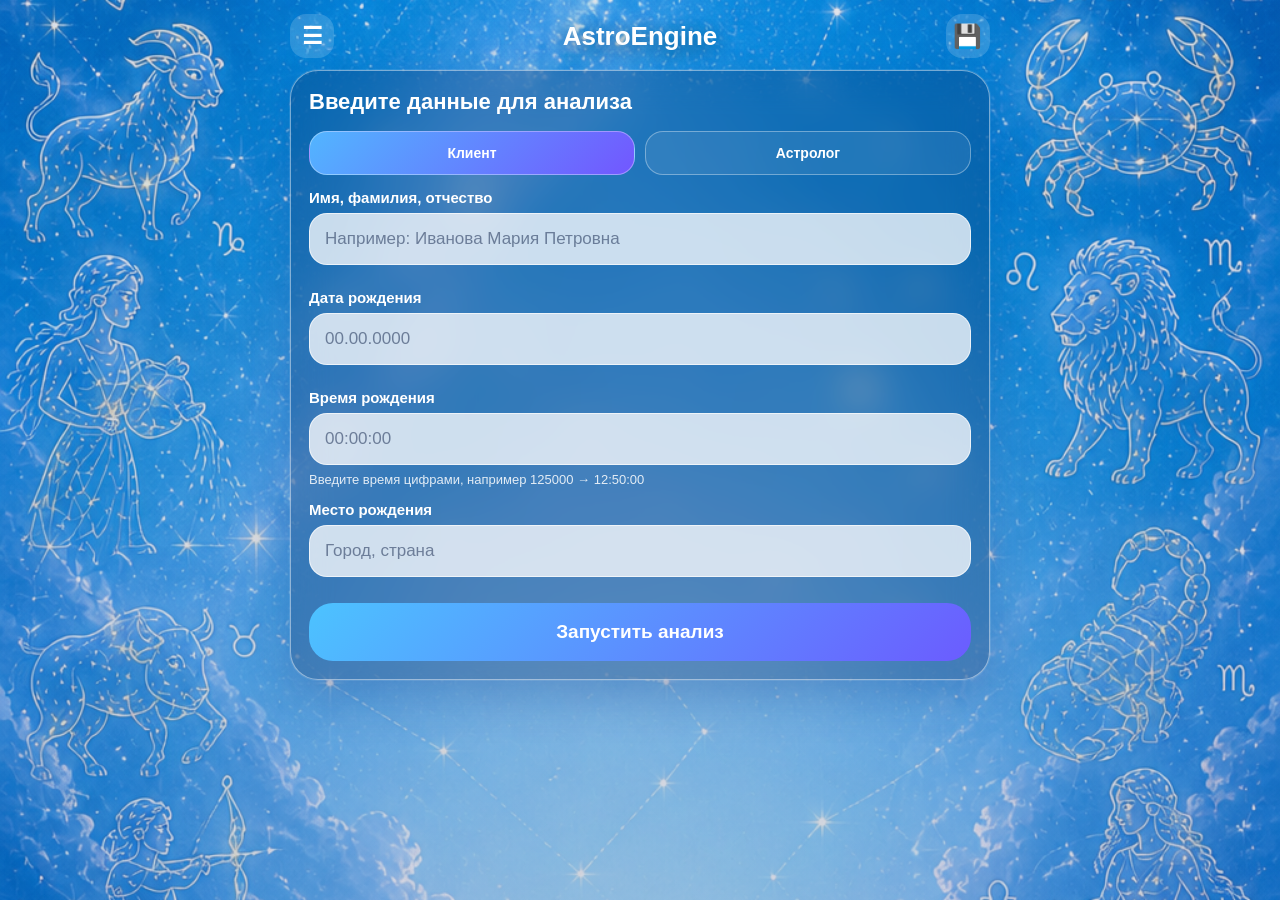
<file: templates_index_step3.html>
<!DOCTYPE html>
<html lang="ru">
<head>
<meta charset="UTF-8">
<meta name="viewport" content="width=device-width, initial-scale=1.0">
<title>AstroEngine</title>

<style>
* { box-sizing: border-box; }

body {
    margin: 0;
    font-family: 'Segoe UI', Arial, sans-serif;
    color: white;
    background:
        linear-gradient(rgba(15, 30, 95, 0.12), rgba(15, 30, 95, 0.18)),
        url('/static/file_000000009a0072438087f62e212a4232.png');
    background-size: cover;
    background-position: center;
    background-attachment: fixed;
}

.page {
    max-width: 720px;
    margin: 0 auto;
    padding: 14px 10px 44px;
}

.screen { display: none; }
.screen.active { display: block; }

.top-app-bar {
    display: flex;
    align-items: center;
    justify-content: space-between;
    margin-bottom: 12px;
}

.icon-btn {
    width: 44px;
    height: 44px;
    border: none;
    border-radius: 16px;
    background: rgba(255,255,255,0.16);
    color: white;
    font-size: 23px;
    font-weight: 900;
}

.header-title {
    text-align: center;
    font-size: 26px;
    font-weight: 900;
    text-shadow: 0 4px 20px rgba(0,0,0,0.45);
}

.card {
    background: rgba(0, 20, 70, 0.24);
    border: 1.5px solid rgba(255,255,255,0.45);
    border-radius: 28px;
    padding: 18px;
    margin-bottom: 16px;
    backdrop-filter: blur(18px);
    -webkit-backdrop-filter: blur(18px);
    box-shadow:
        0 0 0 1px rgba(255,255,255,0.10),
        0 18px 45px rgba(0, 40, 120, 0.22);
}

.card-title {
    font-size: 22px;
    font-weight: 850;
    margin-bottom: 16px;
}

.mode-switch, .settings-row, .action-row {
    display: grid;
    grid-template-columns: 1fr 1fr;
    gap: 10px;
}

.mode-btn, .small-btn {
    padding: 13px;
    border-radius: 18px;
    border: 1px solid rgba(255,255,255,0.35);
    background: rgba(255,255,255,0.08);
    color: white;
    font-weight: 800;
    font-size: 14px;
}

.mode-btn.active, .small-btn.active {
    background: linear-gradient(135deg, #52b5ff, #7257ff);
}

label {
    display: block;
    margin-top: 14px;
    margin-bottom: 7px;
    font-size: 15px;
    font-weight: 650;
}

input, select, textarea {
    width: 100%;
    padding: 15px;
    margin-bottom: 10px;
    border-radius: 18px;
    border: 1px solid rgba(255,255,255,0.65);
    background: rgba(255,255,255,0.76);
    color: #1b2d52;
    font-size: 17px;
    outline: none;
}

textarea {
    min-height: 90px;
    resize: vertical;
    font-family: 'Segoe UI', Arial, sans-serif;
}

input::placeholder, textarea::placeholder { color: rgba(27,45,82,0.55); }

.main-btn {
    width: 100%;
    margin-top: 16px;
    padding: 18px;
    border: none;
    border-radius: 24px;
    background: linear-gradient(135deg, #4cc3ff, #6b5cff);
    color: white;
    font-size: 19px;
    font-weight: 900;
}

.secondary-btn {
    width: 100%;
    margin-top: 10px;
    padding: 15px;
    border-radius: 22px;
    border: 1.5px solid rgba(255,255,255,0.55);
    background: rgba(255,255,255,0.08);
    color: white;
    font-size: 16px;
    font-weight: 800;
}

.suggestions {
    display: none;
    margin-top: -6px;
    margin-bottom: 10px;
    border-radius: 18px;
    overflow: hidden;
    border: 1px solid rgba(255,255,255,0.35);
    background: rgba(5, 22, 65, 0.94);
}

.suggestion-item {
    padding: 13px 14px;
    border-bottom: 1px solid rgba(255,255,255,0.12);
    font-size: 15px;
}

.time-help {
    font-size: 13px;
    opacity: 0.85;
    margin-top: -3px;
    margin-bottom: 8px;
}

.compact-data {
    padding: 12px 14px;
    margin-bottom: 14px;
    border-radius: 18px;
    background: rgba(255,255,255,0.10);
    border: 1px solid rgba(255,255,255,0.20);
    font-size: 14px;
    line-height: 1.45;
}

.chart-wrap {
    width: 100%;
    aspect-ratio: 1 / 1;
    background: #eef2ff;
    border-radius: 22px;
    overflow: hidden;
    position: relative;
    color: #202852;
    box-shadow:
        inset 0 0 35px rgba(60, 80, 160, 0.16),
        0 14px 30px rgba(0, 20, 80, 0.18);
    margin-bottom: 14px;
}

.chart-lines svg {
    position: absolute;
    inset: 0;
    width: 100%;
    height: 100%;
}

.chart-cell {
    position: absolute;
    transform: translate(-50%, -50%);
    text-align: center;
    min-width: 46px;
    max-width: 90px;
    overflow: hidden;
}

.sign-num {
    font-size: 14px;
    font-weight: 950;
    color: #24306b;
    line-height: 1;
}

.chart-planets {
    font-size: 10.5px;
    margin-top: 2px;
    color: #202852;
    font-weight: 850;
    line-height: 1.12;
    white-space: nowrap;
}

.chart-aspects {
    font-size: 10px;
    margin-top: 1px;
    color: rgba(35,35,50,0.52);
    font-weight: 850;
    line-height: 1.05;
    white-space: nowrap;
}

.transit-planet { color: #0477ff; }

.south-grid {
    display: grid;
    grid-template-columns: repeat(4, 1fr);
    grid-template-rows: repeat(4, 1fr);
    width: 100%;
    height: 100%;
    border: 2px solid rgba(38,48,106,0.50);
}

.south-cell {
    border: 1px solid rgba(38,48,106,0.40);
    padding: 5px;
    overflow: hidden;
}

.south-empty { background: rgba(255,255,255,0.36); }

.drawer {
    margin-bottom: 12px;
    border-radius: 22px;
    overflow: hidden;
    border: 1px solid rgba(255,255,255,0.22);
    background: rgba(255,255,255,0.06);
}

.drawer-head {
    width: 100%;
    padding: 16px;
    border: none;
    background: rgba(24, 16, 95, 0.62);
    color: white;
    display: flex;
    justify-content: space-between;
    align-items: center;
    font-size: 17px;
    font-weight: 850;
    text-align: left;
}

.drawer-body {
    display: none;
    padding: 14px;
}

.drawer.open .drawer-body { display: block; }
.drawer.open .drawer-arrow { transform: rotate(90deg); }

.drawer-arrow { transition: transform 0.2s ease; }

.planet-table {
    width: 100%;
    border-collapse: collapse;
    overflow: hidden;
    border-radius: 18px;
    margin-top: 12px;
    background: rgba(22, 12, 74, 0.72);
}

.planet-table th, .planet-table td {
    padding: 10px 6px;
    border-bottom: 1px solid rgba(255,255,255,0.12);
    text-align: left;
    font-size: 12.5px;
    vertical-align: top;
}

.planet-table th {
    font-size: 11.5px;
    font-weight: 850;
    background: rgba(255,255,255,0.08);
}

.planet-table tr:nth-child(even) { background: rgba(255,255,255,0.06); }

.dasha-row, .chara-row {
    padding: 11px 12px;
    margin-bottom: 6px;
    border-radius: 14px;
    background: rgba(31, 18, 88, 0.82);
    font-size: 13px;
    line-height: 1.4;
}

.dasha-row.current, .chara-row.current {
    background: #d2ffff;
    color: #233247;
    font-weight: 850;
}

.active-period-box {
    padding: 14px;
    margin-bottom: 12px;
    border-radius: 18px;
    background: linear-gradient(135deg, rgba(255, 215, 120, 0.24), rgba(255,255,255,0.10));
    border: 1px solid rgba(255, 220, 145, 0.55);
    line-height: 1.45;
}

.dasha-row.level-2, .chara-row.level-2 { margin-left: 14px; opacity: .94; }
.dasha-row.level-3, .chara-row.level-3 { margin-left: 28px; opacity: .88; }

.dasha-row.clickable, .chara-row.clickable {
    cursor: pointer;
}

.inline-note {
    font-size: 13px;
    opacity: .82;
    line-height: 1.4;
    margin-top: 6px;
}

.client-box {
    padding: 15px;
    border-radius: 20px;
    background: rgba(255,255,255,0.10);
    border: 1px solid rgba(255,255,255,0.24);
    line-height: 1.5;
    margin-bottom: 10px;
}

.side-menu {
    position: fixed;
    inset: 0;
    display: none;
    z-index: 20;
    background: rgba(0,0,0,0.42);
}

.side-menu.active { display: block; }

.side-panel {
    width: min(86vw, 360px);
    height: 100%;
    padding: 18px;
    background: rgba(8, 18, 62, 0.98);
    border-right: 1px solid rgba(255,255,255,0.22);
    overflow-y: auto;
}

.menu-title {
    font-size: 24px;
    font-weight: 900;
    margin-bottom: 16px;
}

.menu-item {
    width: 100%;
    padding: 14px;
    margin-bottom: 8px;
    border-radius: 16px;
    border: 1px solid rgba(255,255,255,0.18);
    background: rgba(255,255,255,0.08);
    color: white;
    text-align: left;
    font-weight: 800;
}

.settings-box, .saved-card {
    padding: 12px;
    margin-bottom: 10px;
    border-radius: 16px;
    background: rgba(255,255,255,0.08);
    border: 1px solid rgba(255,255,255,0.16);
}

.toggle-line {
    display: flex;
    justify-content: space-between;
    align-items: center;
    gap: 12px;
    padding: 8px 0;
    font-size: 14px;
}

.toggle-line input {
    width: auto;
    margin: 0;
}

.transit-panel {
    display: none;
    padding: 12px;
    margin-top: 10px;
    border-radius: 20px;
    background: rgba(255,255,255,0.09);
    border: 1px solid rgba(255,255,255,0.20);
}

.transit-panel.active { display: block; }

.error {
    padding: 14px;
    border-radius: 18px;
    background: rgba(255, 80, 80, 0.20);
    border: 1px solid rgba(255,255,255,0.25);
    line-height: 1.4;
}

.loader {
    width: 42px;
    height: 42px;
    border: 4px solid rgba(255,255,255,0.3);
    border-top: 4px solid white;
    border-radius: 50%;
    margin: 0 auto 16px;
    animation: spin 1s linear infinite;
}

.loading-box {
    text-align: center;
    padding: 30px;
}

@keyframes spin {
    from { transform: rotate(0deg); }
    to { transform: rotate(360deg); }
}
</style>
</head>

<body>

<div id="sideMenu" class="side-menu" onclick="closeMenuByBg(event)">
    <div class="side-panel">
        <div class="menu-title">AstroEngine</div>

        <button class="menu-item" onclick="newChart()">＋ Новая карта</button>
        <button class="menu-item" onclick="loadSavedCharts()">💾 Мои карты</button>

        <div id="savedCardsBox"></div>

        <div class="settings-box">
            <b>Настройки</b>

            <label>Язык</label>
            <select id="languageSelect" onchange="applySettings()">
                <option value="ru">Русский</option>
                <option value="en">English</option>
            </select>

            <label>Режим</label>
            <select id="workModeSelect" onchange="applySettings()">
                <option value="professional">Профессиональный</option>
                <option value="client">Клиентский</option>
            </select>

            <label>Чара Даша</label>
            <select id="charaSystemSelect" onchange="applySettings()">
                <option value="rao">К.Н. Рао</option>
                <option value="parashara">Парашара</option>
            </select>

            <div class="toggle-line">Чаракараки <input type="checkbox" id="showKarakas" checked onchange="applySettings()"></div>
            <div class="toggle-line">Упаграхи <input type="checkbox" id="showUpagrahas" checked onchange="applySettings()"></div>
            <div class="toggle-line">Арудхи <input type="checkbox" id="showArudhas" checked onchange="applySettings()"></div>
            <div class="toggle-line">Доп. лагны <input type="checkbox" id="showSpecialLagnas" checked onchange="applySettings()"></div>
            <div class="toggle-line">Внешние планеты <input type="checkbox" id="showOuterPlanets" checked onchange="applySettings()"></div>
            <div class="toggle-line">Аспекты <input type="checkbox" id="showAspects" checked onchange="applySettings()"></div>
            <div class="toggle-line">Йоги <input type="checkbox" id="showYogas" checked onchange="applySettings()"></div>
            <div class="toggle-line">Градусы в карте <input type="checkbox" id="showDegreesInChart" onchange="applySettings()"></div>
        </div>

        <button class="menu-item" onclick="toggleMenu()">Закрыть</button>
    </div>
</div>

<div class="page">

    <div id="inputScreen" class="screen active">
        <div class="top-app-bar">
            <button class="icon-btn" onclick="toggleMenu()">☰</button>
            <div class="header-title">AstroEngine</div>
            <button class="icon-btn" onclick="loadSavedCharts()">💾</button>
        </div>

        <div class="card">
            <div class="card-title">Введите данные для анализа</div>

            <div class="mode-switch">
                <button class="mode-btn active" id="clientBtn" onclick="setMode('client')">Клиент</button>
                <button class="mode-btn" id="astroBtn" onclick="setMode('astro')">Астролог</button>
            </div>

            <label>Имя, фамилия, отчество</label>
            <input id="fullName" type="text" placeholder="Например: Иванова Мария Петровна" autocomplete="name">

            <label>Дата рождения</label>
            <input id="date" type="tel" inputmode="numeric" maxlength="10" placeholder="00.00.0000" oninput="formatDateInput(this)">

            <label>Время рождения</label>
            <input id="time" type="tel" inputmode="numeric" maxlength="8" placeholder="00:00:00" oninput="formatTimeInput(this)">
            <div class="time-help">Введите время цифрами, например 125000 → 12:50:00</div>

            <label>Место рождения</label>
            <input id="city" type="text" placeholder="Город, страна" autocomplete="off" oninput="handlePlaceInput()">

            <div class="suggestions" id="suggestions"></div>

            <button class="main-btn" onclick="calculate()">Запустить анализ</button>
        </div>
    </div>

    <div id="resultScreen" class="screen">
        <div class="top-app-bar">
            <button class="icon-btn" onclick="toggleMenu()">☰</button>
            <div class="header-title" id="resultHeading">Карта</div>
            <button class="icon-btn" onclick="showSaveDialog()">💾</button>
        </div>

        <div class="card">
            <div id="summaryBlock"></div>

            <div id="chartBlock"></div>

            <div class="settings-row">
                <select id="chartStyleSelect" onchange="changeChartStyle(this.value)">
                    <option value="north">Северо-индийская</option>
                    <option value="south">Южно-индийская</option>
                </select>

                <select id="vargaSelect" onchange="changeVarga(this.value)">
                    <option value="D1">D-1 Натальная</option>
                    <option value="Moon">Лунная</option>
                    <option value="D2">D-2</option>
                    <option value="D3">D-3</option>
                    <option value="D5">D-5</option>
                    <option value="D6">D-6</option>
                    <option value="D7">D-7</option>
                    <option value="D8">D-8</option>
                    <option value="D9">D-9</option>
                    <option value="D10">D-10</option>
                    <option value="D11">D-11</option>
                    <option value="D12">D-12</option>
                    <option value="D16">D-16</option>
                    <option value="D24">D-24</option>
                    <option value="D30">D-30</option>
                    <option value="D60">D-60</option>
                    <option value="D81">D-81</option>
                </select>
            </div>

            <div class="action-row">
                <button class="small-btn" onclick="toggleTransitPanel('transit')">Транзиты</button>
                <button class="small-btn" onclick="toggleTransitPanel('rectification')">Ректификация</button>
            </div>

            <div id="transitPanel" class="transit-panel">
                <label>Дата транзита</label>
                <input id="transitDate" type="tel" inputmode="numeric" maxlength="10" placeholder="00.00.0000" oninput="formatDateInput(this)">
                <label>Время транзита</label>
                <input id="transitTime" type="tel" inputmode="numeric" maxlength="8" placeholder="00:00:00" oninput="formatTimeInput(this)">
                <label>Место транзита</label>
                <input id="transitCity" type="text" placeholder="Город, страна" autocomplete="off" oninput="handleTransitPlaceInput()">
                <div class="suggestions" id="transitSuggestions"></div>
                <button class="main-btn" onclick="calculateTransit()">Рассчитать транзит</button>
            </div>

            <div id="rectificationPanel" class="transit-panel">
                <label>Новое время рождения</label>
                <input id="rectTime" type="tel" inputmode="numeric" maxlength="8" placeholder="00:00:00" oninput="formatTimeInput(this)">
                <button class="main-btn" onclick="calculateRectification()">Пересчитать карту</button>
            </div>
        </div>

        <div class="card">
            <div class="drawer open" id="drawerPlanets">
                <button class="drawer-head" onclick="toggleDrawer('drawerPlanets')">
                    <span>Планеты и накшатры</span><span class="drawer-arrow">›</span>
                </button>
                <div class="drawer-body" id="planetsSection"></div>
            </div>

            <div class="drawer" id="drawerDashas">
                <button class="drawer-head" onclick="toggleDrawer('drawerDashas')">
                    <span>Периоды Вимшоттари</span><span class="drawer-arrow">›</span>
                </button>
                <div class="drawer-body" id="dashasSection"></div>
            </div>

            <div class="drawer" id="drawerCharaDashas">
                <button class="drawer-head" onclick="toggleDrawer('drawerCharaDashas')">
                    <span>Чара Даша</span><span class="drawer-arrow">›</span>
                </button>
                <div class="drawer-body" id="charaDashasSection"></div>
            </div>

            <div class="drawer" id="drawerAnalysis">
                <button class="drawer-head" onclick="toggleDrawer('drawerAnalysis')">
                    <span>Разбор</span><span class="drawer-arrow">›</span>
                </button>
                <div class="drawer-body" id="analysisSection"></div>
            </div>
        </div>

        <button class="secondary-btn" onclick="goBack()">Изменить данные</button>
    </div>
</div>

<script>
let mode = "client";
let selectedPlace = null;
let selectedTransitPlace = null;
let placeTimer = null;
let transitPlaceTimer = null;
let currentChart = null;
let transitChart = null;
let chartStyle = "north";
let currentVarga = "D1";
let viewMode = "natal";
let currentSavedId = null;
let currentFullName = "";

const PLANET_ORDER = [
    "Асцендент", "Солнце", "Луна", "Марс", "Меркурий",
    "Венера", "Сатурн", "Юпитер", "Раху", "Кету",
    "Плутон", "Нептун", "Уран", "Манди", "Гулика"
];

const PLANET_SHORT = {
    "Солнце": "Su", "Луна": "Mo", "Марс": "Ma", "Меркурий": "Me",
    "Юпитер": "Ju", "Венера": "Ve", "Сатурн": "Sa",
    "Раху": "Ra", "Кету": "Ke", "Уран": "Ur",
    "Нептун": "Ne", "Плутон": "Pl", "Манди": "Md", "Гулика": "Gu"
};

function setMode(m) {
    mode = m;
    document.getElementById("clientBtn").classList.remove("active");
    document.getElementById("astroBtn").classList.remove("active");
    document.getElementById(m === "client" ? "clientBtn" : "astroBtn").classList.add("active");
}

function toggleMenu() {
    document.getElementById("sideMenu").classList.toggle("active");
}

function closeMenuByBg(event) {
    if (event.target.id === "sideMenu") toggleMenu();
}

function newChart() {
    currentChart = null;
    transitChart = null;
    currentSavedId = null;
    document.getElementById("resultScreen").classList.remove("active");
    document.getElementById("inputScreen").classList.add("active");
    document.getElementById("sideMenu").classList.remove("active");
}

function formatDateInput(input) {
    let value = input.value.replace(/\D/g, "");
    if (value.length > 8) value = value.slice(0, 8);
    if (value.length >= 5) value = value.slice(0,2)+"."+value.slice(2,4)+"."+value.slice(4);
    else if (value.length >= 3) value = value.slice(0,2)+"."+value.slice(2);
    input.value = value;
}

function formatTimeInput(input) {
    let value = input.value.replace(/\D/g, "");
    if (value.length > 6) value = value.slice(0, 6);
    if (value.length >= 5) value = value.slice(0,2)+":"+value.slice(2,4)+":"+value.slice(4);
    else if (value.length >= 3) value = value.slice(0,2)+":"+value.slice(2);
    input.value = value;
}

function normalizeDate(value) {
    let digits = value.replace(/\D/g, "");
    if (digits.length !== 8) return "";
    return digits.slice(0,2)+"."+digits.slice(2,4)+"."+digits.slice(4,8);
}

function normalizeTime(value) {
    let digits = value.replace(/\D/g, "");
    if (digits.length === 4) digits += "00";
    if (digits.length !== 6) return "";
    return digits.slice(0,2)+":"+digits.slice(2,4)+":"+digits.slice(4,6);
}

function isValidDate(value) {
    return /^\d{2}\.\d{2}\.\d{4}$/.test(value);
}

function isValidTime(value) {
    if (!/^\d{2}:\d{2}:\d{2}$/.test(value)) return false;
    const [h,m,s] = value.split(":").map(Number);
    return h >= 0 && h <= 23 && m >= 0 && m <= 59 && s >= 0 && s <= 59;
}

function handlePlaceInput() {
    selectedPlace = null;
    const query = document.getElementById("city").value.trim();
    const box = document.getElementById("suggestions");

    clearTimeout(placeTimer);

    if (query.length < 2) {
        box.style.display = "none";
        box.innerHTML = "";
        return;
    }

    placeTimer = setTimeout(() => searchPlaces(query), 450);
}

async function searchPlaces(query) {
    const box = document.getElementById("suggestions");

    try {
        const response = await fetch(`/search_place?q=${encodeURIComponent(query)}`);
        const data = await response.json();

        if (!data.places || data.places.length === 0) {
            box.style.display = "none";
            return;
        }

        box.innerHTML = "";
        data.places.forEach(place => {
            const item = document.createElement("div");
            item.className = "suggestion-item";
            item.innerText = "📍 " + place.name;
            item.onclick = () => {
                selectedPlace = place;
                document.getElementById("city").value = place.name;
                box.style.display = "none";
                box.innerHTML = "";
            };
            box.appendChild(item);
        });

        box.style.display = "block";
    } catch {
        box.style.display = "none";
    }
}

function handleTransitPlaceInput() {
    selectedTransitPlace = null;
    const query = document.getElementById("transitCity").value.trim();
    const box = document.getElementById("transitSuggestions");

    clearTimeout(transitPlaceTimer);

    if (query.length < 2) {
        box.style.display = "none";
        box.innerHTML = "";
        return;
    }

    transitPlaceTimer = setTimeout(() => searchTransitPlaces(query), 450);
}

async function searchTransitPlaces(query) {
    const box = document.getElementById("transitSuggestions");

    try {
        const response = await fetch(`/search_place?q=${encodeURIComponent(query)}`);
        const data = await response.json();

        if (!data.places || data.places.length === 0) {
            box.style.display = "none";
            return;
        }

        box.innerHTML = "";
        data.places.forEach(place => {
            const item = document.createElement("div");
            item.className = "suggestion-item";
            item.innerText = "📍 " + place.name;
            item.onclick = () => {
                selectedTransitPlace = place;
                document.getElementById("transitCity").value = place.name;
                box.style.display = "none";
                box.innerHTML = "";
            };
            box.appendChild(item);
        });

        box.style.display = "block";
    } catch {
        box.style.display = "none";
    }
}

async function calculate() {
    let date = normalizeDate(document.getElementById("date").value);
    let time = normalizeTime(document.getElementById("time").value);
    const city = document.getElementById("city").value.trim();
    const fullName = document.getElementById("fullName").value.trim();

    document.getElementById("date").value = date;
    document.getElementById("time").value = time;

    if (!fullName) {
        alert("Введите имя, фамилию и отчество.");
        return;
    }

    if (!date || !time || !city) {
        alert("Заполните дату, время и место рождения.");
        return;
    }

    if (!isValidDate(date) || !isValidTime(time)) {
        alert("Проверьте формат даты и времени.");
        return;
    }

    showResultLoading();

    try {
        currentFullName = fullName;
        const payload = { date, time, city, mode, display_name: city, full_name: fullName, name: fullName };

        if (selectedPlace) {
            payload.lat = selectedPlace.lat;
            payload.lon = selectedPlace.lon;
            payload.display_name = selectedPlace.name;
        }

        const response = await fetch("/calculate", {
            method: "POST",
            headers: {"Content-Type": "application/json"},
            body: JSON.stringify(payload)
        });

        const data = await response.json();

        if (!data.success) {
            showError(data.error || "Ошибка расчёта.");
            return;
        }

        currentChart = data.chart;
        transitChart = null;
        currentSavedId = null;
        currentVarga = "D1";
        viewMode = "natal";
        renderResult();
    } catch {
        showError("Ошибка соединения с сервером.");
    }
}

function showResultLoading() {
    document.getElementById("inputScreen").classList.remove("active");
    document.getElementById("resultScreen").classList.add("active");
    document.getElementById("summaryBlock").innerHTML = "";
    document.getElementById("chartBlock").innerHTML = `
        <div class="loading-box">
            <div class="loader"></div>
            Выполняю расчёт карты...
        </div>
    `;
}

function showError(message) {
    document.getElementById("chartBlock").innerHTML = `<div class="error">${message}</div>`;
}

function goBack() {
    document.getElementById("resultScreen").classList.remove("active");
    document.getElementById("inputScreen").classList.add("active");
}

function toggleDrawer(id) {
    document.getElementById(id).classList.toggle("open");
}

function renderResult() {
    renderSummary();
    renderChartBlock();
    renderPlanets();
    renderDashas();
    renderCharaDashas();
    renderAnalysis();
}

function renderSummary() {
    if (!currentChart) return;
    document.getElementById("summaryBlock").innerHTML = `
        <div class="compact-data">
            <b>${currentChart.full_name || currentFullName || "Без имени"}</b><br>
            ${currentChart.city || "—"}<br>
            ${currentChart.input_date || "—"} ${currentChart.input_time || "—"} ${currentChart.utc_offset || ""}<br>
            ${currentChart.lat || "—"}, ${currentChart.lon || "—"}<br>
            Айанамша Лахири: ${currentChart.ayanamsha || "—"}°<br>
            <span class="inline-note">Вимшоттари: ${getCurrentPathText(currentChart.dashas)}</span><br>
            <span class="inline-note">Чара Даша: ${getCurrentPathText(currentChart.chara_dasha || currentChart.chara_dashas)}</span>
        </div>
    `;
}

function changeChartStyle(value) {
    chartStyle = value;
    renderChartBlock();
}

function changeVarga(value) {
    currentVarga = value;
    renderChartBlock();
    renderPlanets();
}

function setViewMode(value) {
    viewMode = value;
    document.getElementById("natalBtn").classList.toggle("active", value === "natal");
    document.getElementById("overlayBtn").classList.toggle("active", value === "overlay");
    renderChartBlock();
    renderPlanets();
}

function getActiveChartObject(chart) {
    if (!chart) return null;
    if (currentVarga === "D1") return chart;
    if (chart.vargas && chart.vargas[currentVarga]) return chart.vargas[currentVarga];
    return chart;
}

function getChartForTable() {
    if (viewMode === "overlay" && transitChart) return transitChart;
    return currentChart;
}

function getAspectMap(activeObject) {
    const map = {};
    if (!activeObject || !activeObject.aspects || !document.getElementById("showAspects").checked) return map;

    activeObject.aspects.forEach(a => {
        (a.aspects_houses || []).forEach(house => {
            if (!map[house]) map[house] = [];
            map[house].push(PLANET_SHORT[a.planet] || a.planet);
        });
    });

    return map;
}

function renderChartBlock() {
    const block = document.getElementById("chartBlock");
    if (!block || !currentChart) return;

    const natalObject = getActiveChartObject(currentChart);
    const transitObject = getActiveChartObject(transitChart);

    if (chartStyle === "south") renderSouthIndianChart(block, natalObject, transitObject);
    else renderNorthIndianChart(block, natalObject, transitObject);
}

function renderNorthIndianChart(block, natalObject, transitObject) {
    const positions = [
        [50,22], [28,19], [13,36], [27,50],
        [13,66], [28,81], [50,78], [72,81],
        [87,66], [73,50], [87,36], [72,19]
    ];

    const aspectMap = getAspectMap(viewMode === "overlay" && transitObject ? transitObject : natalObject);
    let cells = "";

    (natalObject.chart_view || []).forEach((h, index) => {
        const pos = positions[index];

        const natalPlanets = (h.planets || [])
            .map(p => `<div class="chart-planets">${p}</div>`)
            .join("");

        let transitPlanets = "";
        if (viewMode === "overlay" && transitObject) {
            const th = (transitObject.chart_view || []).find(x => x.house === h.house);
            transitPlanets = (th?.planets || [])
                .map(p => `<div class="chart-planets transit-planet">T ${p}</div>`)
                .join("");
        }

        const aspects = (aspectMap[h.house] || [])
            .map(p => `<div class="chart-aspects">${p}</div>`)
            .join("");

        cells += `
            <div class="chart-cell" style="left:${pos[0]}%;top:${pos[1]}%;">
                <div class="sign-num">${h.sign}</div>
                ${natalPlanets}
                ${transitPlanets}
                ${aspects}
            </div>
        `;
    });

    block.innerHTML = `
        <div class="chart-wrap">
            <div class="chart-lines">
                <svg viewBox="0 0 100 100">
                    <rect x="1" y="1" width="98" height="98" fill="none" stroke="rgba(37,47,110,.58)" stroke-width="1.6"/>
                    <line x1="1" y1="1" x2="99" y2="99" stroke="rgba(37,47,110,.58)" stroke-width="1.6"/>
                    <line x1="99" y1="1" x2="1" y2="99" stroke="rgba(37,47,110,.58)" stroke-width="1.6"/>
                    <polygon points="50,1 99,50 50,99 1,50" fill="none" stroke="rgba(37,47,110,.58)" stroke-width="1.6"/>
                    <line x1="1" y1="50" x2="50" y2="1" stroke="rgba(37,47,110,.58)" stroke-width="1"/>
                    <line x1="50" y1="1" x2="99" y2="50" stroke="rgba(37,47,110,.58)" stroke-width="1"/>
                    <line x1="99" y1="50" x2="50" y2="99" stroke="rgba(37,47,110,.58)" stroke-width="1"/>
                    <line x1="50" y1="99" x2="1" y2="50" stroke="rgba(37,47,110,.58)" stroke-width="1"/>
                </svg>
            </div>
            ${cells}
        </div>
    `;
}

function renderSouthIndianChart(block, natalObject, transitObject) {
    const bySign = {};
    const transitBySign = {};
    const aspectMap = getAspectMap(viewMode === "overlay" && transitObject ? transitObject : natalObject);

    (natalObject.chart_view || []).forEach(h => bySign[h.sign] = h);

    if (viewMode === "overlay" && transitObject) {
        (transitObject.chart_view || []).forEach(h => transitBySign[h.sign] = h);
    }

    const grid = [12,1,2,3, 11,0,0,4, 10,0,0,5, 9,8,7,6];
    let html = `<div class="chart-wrap"><div class="south-grid">`;

    grid.forEach(signNumber => {
        if (signNumber === 0) {
            html += `<div class="south-cell south-empty"></div>`;
            return;
        }

        const h = bySign[signNumber] || {house: "", planets: []};
        const t = transitBySign[signNumber] || {planets: []};

        const natalPlanets = (h.planets || []).map(p => `<div class="chart-planets">${p}</div>`).join("");
        const transitPlanets = (t.planets || []).map(p => `<div class="chart-planets transit-planet">T ${p}</div>`).join("");
        const aspects = (aspectMap[h.house] || []).map(p => `<div class="chart-aspects">${p}</div>`).join("");

        html += `
            <div class="south-cell">
                <div class="sign-num">${signNumber}</div>
                ${natalPlanets}
                ${transitPlanets}
                ${aspects}
            </div>
        `;
    });

    html += `</div></div>`;
    block.innerHTML = html;
}

function renderPlanets() {
    const chart = getChartForTable();
    const activeObject = getActiveChartObject(chart);
    if (!activeObject) return;

    let html = `
        <table class="planet-table">
            <tr>
                <th>Объект</th>
                <th>Знак</th>
                <th>Градусы</th>
                <th>Накшатра</th>
            </tr>
    `;

    PLANET_ORDER.forEach(name => {
        if (name === "Асцендент") {
            const l = chart.lagna;
            if (!l) return;
            html += `
                <tr>
                    <td><b>Асцендент</b></td>
                    <td>${l.sign || "—"}</td>
                    <td>${l.degree || "—"}</td>
                    <td>${l.nakshatra || "—"}<br>пада ${l.pada || "—"}</td>
                </tr>
            `;
            return;
        }

        const p = (activeObject.planets || {})[name];
        if (!p) return;

        const isOuter = ["Плутон", "Нептун", "Уран"].includes(name);
        const isUpa = ["Манди", "Гулика"].includes(name);

        if (isOuter && !document.getElementById("showOuterPlanets").checked) return;
        if (isUpa && !document.getElementById("showUpagrahas").checked) return;

        const retro = p.retro ? " (R)" : "";
        const karaka = p.karaka && document.getElementById("showKarakas").checked ? `<b>${p.karaka}</b> ` : "";

        html += `
            <tr>
                <td>${karaka}${name}${retro}</td>
                <td>${p.sign || "—"}<br>дом ${p.house || "—"}</td>
                <td>${p.degree || "—"}</td>
                <td>${p.nakshatra || "—"}<br>пада ${p.pada || "—"}</td>
            </tr>
        `;
    });

    html += "</table>";
    document.getElementById("planetsSection").innerHTML = html;
}

function parseRuDate(str) {
    if (!str || typeof str !== "string") return null;
    const [d,m,y] = str.split(".").map(Number);
    if (!d || !m || !y) return null;
    return new Date(y, m - 1, d);
}

function isCurrentPeriod(start, end) {
    const now = new Date();
    const s = parseRuDate(start);
    const e = parseRuDate(end);
    if (!s || !e) return false;
    return s <= now && now < e;
}

function getCurrentPathText(dashaData) {
    if (!dashaData) return "—";
    if (dashaData.current_path_text) return dashaData.current_path_text;
    if (Array.isArray(dashaData.current_path) && dashaData.current_path.length) return dashaData.current_path.join(" / ");
    if (dashaData.current_periods?.path_text) return dashaData.current_periods.path_text;
    return "—";
}

function renderActivePeriodBox(title, dashaData) {
    const pathText = getCurrentPathText(dashaData);
    const current = dashaData?.current_periods || {};

    let dates = "";
    const maha = current.mahadasha;
    const antar = current.antardasha;
    const praty = current.pratyantardasha;

    if (praty?.start && praty?.end) {
        dates = `<br>Пратьянтардаша: ${praty.start} — ${praty.end}`;
    } else if (antar?.start && antar?.end) {
        dates = `<br>Антардаша: ${antar.start} — ${antar.end}`;
    } else if (maha?.start && maha?.end) {
        dates = `<br>Махадаша: ${maha.start} — ${maha.end}`;
    }

    return `
        <div class="active-period-box">
            <b>${title}</b><br>
            Сейчас: ${pathText || "—"}${dates}
        </div>
    `;
}

function periodDisplayName(item, type) {
    if (!item) return "—";
    if (type === "chara") return item.sign || item.rashi || item.name || item.lord || "—";
    return item.lord || item.name || item.sign || "—";
}

function renderPeriodTree(items, type, level = 1) {
    if (!items || !items.length) return "";

    let html = "";

    items.forEach(item => {
        const name = periodDisplayName(item, type);
        const rowClass = type === "chara" ? "chara-row" : "dasha-row";
        const current = (item.is_current || isCurrentPeriod(item.start, item.end)) ? "current" : "";
        const children = item.children || item.antardashas || item.pratyantardashas || item.subperiods || [];

        html += `
            <div class="${rowClass} ${current} level-${level}">
                <b>${level > 1 ? "↳ " : ""}${name}</b><br>
                ${item.start || "—"} — ${item.end || "—"}
            </div>
        `;

        if (level < 3 && children.length) {
            html += renderPeriodTree(children, type, level + 1);
        }
    });

    return html;
}

function renderDashas() {
    const d = currentChart?.dashas || {};
    const list = d.mahadashas || d.tree || [];

    let html = renderActivePeriodBox("Вимшоттари", d);
    html += `<div class="client-box"><b>Вимшоттари</b><br>Даша рождения: ${d.birth_lord || "—"}<br>Показан один цикл до пратьянтардаши.</div>`;

    if (!list.length) {
        html += `<div class="dasha-row">Периоды пока не рассчитаны.</div>`;
    } else {
        html += renderPeriodTree(list, "vimshottari", 1);
    }

    document.getElementById("dashasSection").innerHTML = html;
}

function renderCharaDashas() {
    const c = currentChart?.chara_dasha || currentChart?.chara_dashas || currentChart?.chara || {};
    const list = c.periods || c.dashas || c.tree || c.mahadashas || [];

    let title = "Чара Даша";
    const system = document.getElementById("charaSystemSelect")?.value || "rao";
    if (system === "rao") title += " · К.Н. Рао";
    if (system === "parashara") title += " · Парашара";

    let html = renderActivePeriodBox(title, c);
    html += `<div class="client-box"><b>${title}</b><br>Система: ${system === "rao" ? "К.Н. Рао" : "Парашара"}<br>Показ до пратьянтардаши.</div>`;

    if (!list.length) {
        html += `<div class="chara-row">Чара Даша пока не рассчитана backend-частью.</div>`;
    } else {
        html += renderPeriodTree(list, "chara", 1);

        if (c.needs_next_cycle) {
            html += `
                <button class="secondary-btn" onclick="requestNextCharaCycle()">
                    Рассчитать Чара Дашу дальше
                </button>
                <div class="inline-note">
                    Первый цикл закончился. Следующий цикл должен быть рассчитан backend-частью.
                </div>
            `;
        }
    }

    document.getElementById("charaDashasSection").innerHTML = html;
}

function requestNextCharaCycle() {
    alert("Следующий цикл Чара Даши будет подключён на следующем этапе backend-логики.");
}

function renderAnalysis() {
    document.getElementById("analysisSection").innerHTML = `
        <div class="client-box">
            <b>ИИ-разбор</b><br><br>
            Здесь будет ИИ-разбор по реальным данным карты:<br><br>
            — сила и слабость планет<br>
            — хозяева домов в домах<br>
            — йоги<br>
            — аспекты Парашары<br>
            — Вимшоттари и Чара Даша<br>
            — рекомендации по усилению сфер жизни
        </div>
        <textarea id="aiQuestion" placeholder="Задайте вопрос AI-астрологу по этой карте..."></textarea>
        <button class="main-btn" onclick="askAiAstrologer()">Спросить AI-астролога</button>
        <div id="aiAnswer" class="client-box" style="display:none; margin-top:12px;"></div>
    `;
}

async function askAiAstrologer() {
    const question = document.getElementById("aiQuestion")?.value?.trim();
    const answerBox = document.getElementById("aiAnswer");

    if (!question) {
        alert("Введите вопрос для AI-астролога.");
        return;
    }

    answerBox.style.display = "block";
    answerBox.innerHTML = "AI-астролог анализирует карту...";

    try {
        const response = await fetch("/api/ai_astrologer", {
            method: "POST",
            headers: {"Content-Type": "application/json"},
            body: JSON.stringify({
                question,
                chart: currentChart,
                mode
            })
        });

        const data = await response.json();

        if (!data.success) {
            answerBox.innerHTML = `<div class="error">${typeof data.error === "string" ? data.error : JSON.stringify(data.error)}</div>`;
            return;
        }

        answerBox.innerHTML = (data.answer || "Ответ пустой.").replace(/\n/g, "<br>");
    } catch {
        answerBox.innerHTML = `<div class="error">Ошибка соединения с AI-сервером.</div>`;
    }
}

function toggleTransitPanel(panel) {
    document.getElementById("transitPanel").classList.remove("active");
    document.getElementById("rectificationPanel").classList.remove("active");
    document.getElementById(panel === "transit" ? "transitPanel" : "rectificationPanel").classList.add("active");
}

async function calculateTransit() {
    let date = normalizeDate(document.getElementById("transitDate").value);
    let time = normalizeTime(document.getElementById("transitTime").value);
    let city = document.getElementById("transitCity").value.trim();

    if (!date || !time || !city) {
        alert("Заполните дату, время и место транзита.");
        return;
    }

    const payload = {date, time, city, display_name: city};

    if (selectedTransitPlace) {
        payload.lat = selectedTransitPlace.lat;
        payload.lon = selectedTransitPlace.lon;
        payload.display_name = selectedTransitPlace.name;
    }

    const response = await fetch("/calculate_transit", {
        method: "POST",
        headers: {"Content-Type": "application/json"},
        body: JSON.stringify(payload)
    });

    const data = await response.json();

    if (!data.success) {
        alert(data.error || "Ошибка транзита.");
        return;
    }

    transitChart = data.transit;
    viewMode = "overlay";
    renderChartBlock();
    renderPlanets();
}

async function calculateRectification() {
    let rectTime = normalizeTime(document.getElementById("rectTime").value);

    if (!rectTime) {
        alert("Введите новое время рождения.");
        return;
    }

    const response = await fetch("/rectification", {
        method: "POST",
        headers: {"Content-Type": "application/json"},
        body: JSON.stringify({
            date: currentChart.input_date,
            time: rectTime,
            city: currentChart.city,
            display_name: currentChart.city,
            full_name: currentChart.full_name || currentFullName
        })
    });

    const data = await response.json();

    if (!data.success) {
        alert(data.error || "Ошибка ректификации.");
        return;
    }

    currentChart = data.chart;
    transitChart = null;
    viewMode = "natal";
    renderResult();
}

function applySettings() {
    renderChartBlock();
    renderPlanets();
    renderDashas();
    renderCharaDashas();
    renderAnalysis();
}

function showSaveDialog() {
    if (!currentChart) {
        alert("Сначала рассчитайте карту.");
        return;
    }

    const name = currentChart.full_name || currentFullName || document.getElementById("fullName")?.value?.trim();

    if (!name) {
        alert("Введите имя клиента перед сохранением карты.");
        return;
    }

    saveCurrentChart(name);
}

async function saveCurrentChart(name) {
    const response = await fetch("/save_chart", {
        method: "POST",
        headers: {"Content-Type": "application/json"},
        body: JSON.stringify({
            name,
            full_name: name,
            birth_date: currentChart.input_date,
            birth_time: currentChart.input_time,
            place_name: currentChart.city,
            lat: currentChart.lat,
            lon: currentChart.lon,
            timezone: currentChart.timezone || "",
            telegram_user_id: currentChart.telegram_user_id || "",
            comment: ""
        })
    });

    const data = await response.json();

    if (!data.success) {
        alert(data.error || "Ошибка сохранения.");
        return;
    }

    alert("Карта сохранена.");
    currentSavedId = data.chart?.id || null;
}

async function loadSavedCharts() {
    toggleMenu();

    const box = document.getElementById("savedCardsBox");
    box.innerHTML = `<div class="settings-box">Загружаю сохранённые карты...</div>`;

    const userParam = currentChart?.telegram_user_id ? `?telegram_user_id=${encodeURIComponent(currentChart.telegram_user_id)}` : "";
    const response = await fetch(`/saved_charts${userParam}`);
    const data = await response.json();

    if (!data.success) {
        box.innerHTML = `<div class="settings-box">${data.error || "Ошибка загрузки карт."}</div>`;
        return;
    }

    if (!data.charts || !data.charts.length) {
        box.innerHTML = `<div class="settings-box">Сохранённых карт пока нет.</div>`;
        return;
    }

    box.innerHTML = "";
    data.charts.forEach(c => {
        const div = document.createElement("div");
        div.className = "saved-card";
        div.innerHTML = `
            <b>${c.name}</b><br>
            ${c.birth_date} ${c.birth_time}<br>
            ${c.place_name}<br>
            <button class="secondary-btn" onclick="openSavedChart(${c.id})">Открыть</button>
            <button class="secondary-btn" onclick="deleteSavedChart(${c.id})">Удалить</button>
        `;
        box.appendChild(div);
    });
}

async function openSavedChart(id) {
    const userParam = currentChart?.telegram_user_id ? `?telegram_user_id=${encodeURIComponent(currentChart.telegram_user_id)}` : "";
    const response = await fetch(`/open_chart/${id}${userParam}`);
    const data = await response.json();

    if (!data.success) {
        alert(data.error || "Ошибка открытия карты.");
        return;
    }

    currentChart = data.chart;
    currentSavedId = id;
    transitChart = null;
    viewMode = "natal";

    document.getElementById("inputScreen").classList.remove("active");
    document.getElementById("resultScreen").classList.add("active");
    document.getElementById("sideMenu").classList.remove("active");

    renderResult();
}

async function deleteSavedChart(id) {
    if (!confirm("Удалить карту?")) return;

    const userParam = currentChart?.telegram_user_id ? `?telegram_user_id=${encodeURIComponent(currentChart.telegram_user_id)}` : "";
    const response = await fetch(`/delete_chart/${id}${userParam}`, { method: "DELETE" });
    const data = await response.json();

    if (!data.success) {
        alert(data.error || "Ошибка удаления.");
        return;
    }

    loadSavedCharts();
}
</script>

</body>
</html>
</file>
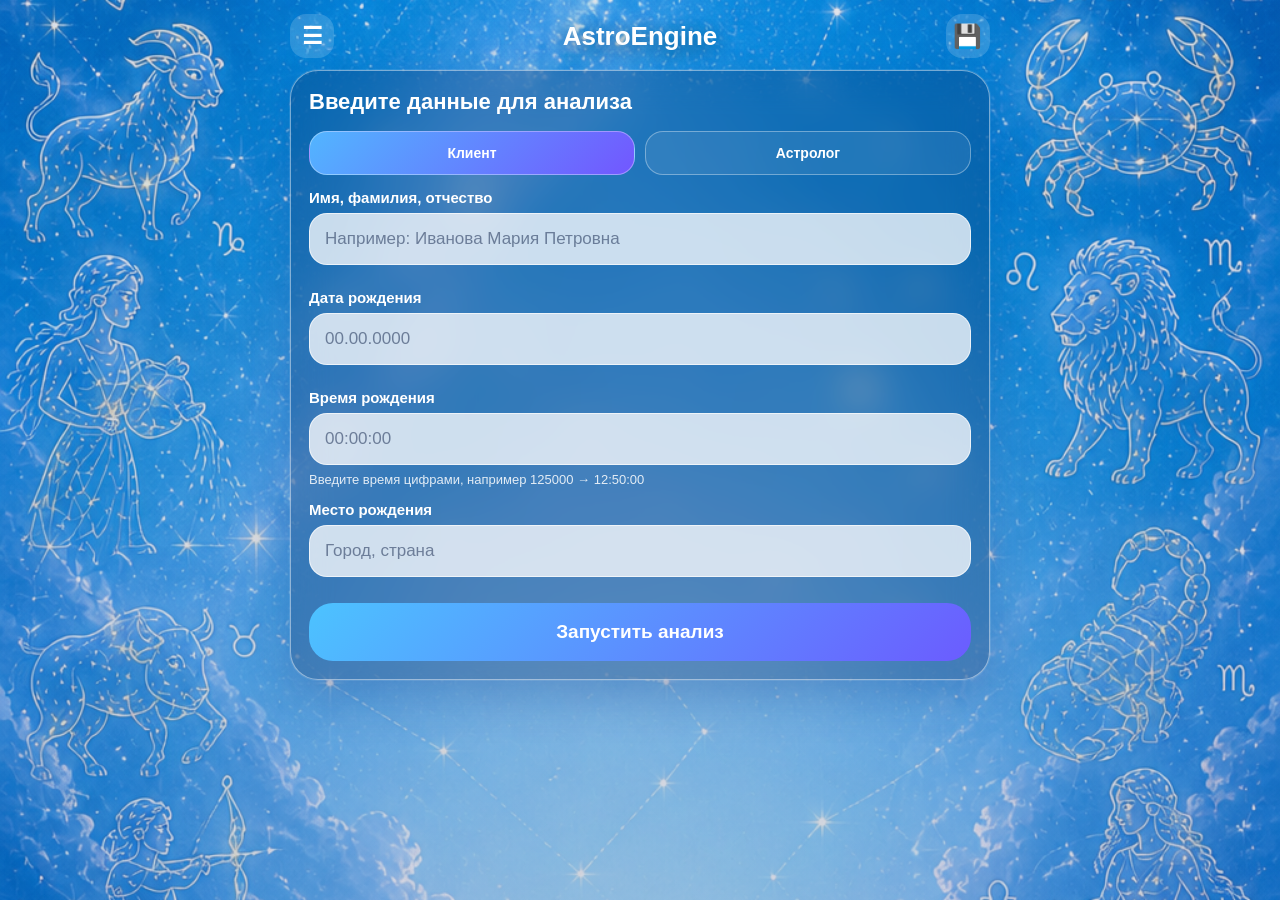
<file: templates_index_step4.html>
<!DOCTYPE html>
<html lang="ru">
<head>
<meta charset="UTF-8">
<meta name="viewport" content="width=device-width, initial-scale=1.0">
<title>AstroEngine</title>

<style>
* { box-sizing: border-box; }

body {
    margin: 0;
    font-family: 'Segoe UI', Arial, sans-serif;
    color: white;
    background:
        linear-gradient(rgba(15, 30, 95, 0.12), rgba(15, 30, 95, 0.18)),
        url('/static/file_000000009a0072438087f62e212a4232.png');
    background-size: cover;
    background-position: center;
    background-attachment: fixed;
}

.page {
    max-width: 720px;
    margin: 0 auto;
    padding: 14px 10px 44px;
}

.screen { display: none; }
.screen.active { display: block; }

.top-app-bar {
    display: flex;
    align-items: center;
    justify-content: space-between;
    margin-bottom: 12px;
}

.icon-btn {
    width: 44px;
    height: 44px;
    border: none;
    border-radius: 16px;
    background: rgba(255,255,255,0.16);
    color: white;
    font-size: 23px;
    font-weight: 900;
}

.header-title {
    text-align: center;
    font-size: 26px;
    font-weight: 900;
    text-shadow: 0 4px 20px rgba(0,0,0,0.45);
}

.card {
    background: rgba(0, 20, 70, 0.24);
    border: 1.5px solid rgba(255,255,255,0.45);
    border-radius: 28px;
    padding: 18px;
    margin-bottom: 16px;
    backdrop-filter: blur(18px);
    -webkit-backdrop-filter: blur(18px);
    box-shadow:
        0 0 0 1px rgba(255,255,255,0.10),
        0 18px 45px rgba(0, 40, 120, 0.22);
}

.card-title {
    font-size: 22px;
    font-weight: 850;
    margin-bottom: 16px;
}

.mode-switch, .settings-row, .action-row {
    display: grid;
    grid-template-columns: 1fr 1fr;
    gap: 10px;
}

.mode-btn, .small-btn {
    padding: 13px;
    border-radius: 18px;
    border: 1px solid rgba(255,255,255,0.35);
    background: rgba(255,255,255,0.08);
    color: white;
    font-weight: 800;
    font-size: 14px;
}

.mode-btn.active, .small-btn.active {
    background: linear-gradient(135deg, #52b5ff, #7257ff);
}

label {
    display: block;
    margin-top: 14px;
    margin-bottom: 7px;
    font-size: 15px;
    font-weight: 650;
}

input, select, textarea {
    width: 100%;
    padding: 15px;
    margin-bottom: 10px;
    border-radius: 18px;
    border: 1px solid rgba(255,255,255,0.65);
    background: rgba(255,255,255,0.76);
    color: #1b2d52;
    font-size: 17px;
    outline: none;
}

textarea {
    min-height: 90px;
    resize: vertical;
    font-family: 'Segoe UI', Arial, sans-serif;
}

input::placeholder, textarea::placeholder { color: rgba(27,45,82,0.55); }

.main-btn {
    width: 100%;
    margin-top: 16px;
    padding: 18px;
    border: none;
    border-radius: 24px;
    background: linear-gradient(135deg, #4cc3ff, #6b5cff);
    color: white;
    font-size: 19px;
    font-weight: 900;
}

.secondary-btn {
    width: 100%;
    margin-top: 10px;
    padding: 15px;
    border-radius: 22px;
    border: 1.5px solid rgba(255,255,255,0.55);
    background: rgba(255,255,255,0.08);
    color: white;
    font-size: 16px;
    font-weight: 800;
}

.suggestions {
    display: none;
    margin-top: -6px;
    margin-bottom: 10px;
    border-radius: 18px;
    overflow: hidden;
    border: 1px solid rgba(255,255,255,0.35);
    background: rgba(5, 22, 65, 0.94);
}

.suggestion-item {
    padding: 13px 14px;
    border-bottom: 1px solid rgba(255,255,255,0.12);
    font-size: 15px;
}

.time-help {
    font-size: 13px;
    opacity: 0.85;
    margin-top: -3px;
    margin-bottom: 8px;
}

.compact-data {
    padding: 12px 14px;
    margin-bottom: 14px;
    border-radius: 18px;
    background: rgba(255,255,255,0.10);
    border: 1px solid rgba(255,255,255,0.20);
    font-size: 14px;
    line-height: 1.45;
}

.chart-wrap {
    width: 100%;
    aspect-ratio: 1 / 1;
    background:
        radial-gradient(circle at 50% 50%, rgba(255,255,255,0.98) 0%, rgba(242,244,255,0.94) 48%, rgba(215,220,255,0.88) 100%);
    border-radius: 22px;
    overflow: hidden;
    position: relative;
    color: #2d2b58;
    box-shadow:
        inset 0 0 55px rgba(120, 120, 210, 0.22),
        0 18px 40px rgba(0, 12, 60, 0.26);
    margin: 10px 0 16px;
    border: 1px solid rgba(255,255,255,0.72);
}

.chart-lines svg {
    position: absolute;
    inset: 0;
    width: 100%;
    height: 100%;
}

.chart-cell {
    position: absolute;
    transform: translate(-50%, -50%);
    text-align: center;
    min-width: 42px;
    max-width: 92px;
    overflow: visible;
    padding: 2px 3px;
}

.sign-num {
    font-size: 14px;
    font-weight: 850;
    color: rgba(60, 58, 120, 0.82);
    line-height: 1;
    margin-bottom: 3px;
}

.chart-planets {
    font-size: 10.2px;
    margin-top: 1px;
    color: #30305f;
    font-weight: 780;
    line-height: 1.15;
    white-space: nowrap;
    letter-spacing: -0.1px;
}

.chart-planets .karaka-mark {
    color: #8055a8;
    font-weight: 850;
}

.chart-aspects {
    font-size: 9.4px;
    margin-top: 1px;
    color: rgba(58,58,95,0.46);
    font-weight: 760;
    line-height: 1.05;
    white-space: nowrap;
}

.transit-planet { color: #1b79d5; }

.south-grid {
    display: grid;
    grid-template-columns: repeat(4, 1fr);
    grid-template-rows: repeat(4, 1fr);
    width: 100%;
    height: 100%;
    border: 2px solid rgba(38,48,106,0.50);
}

.south-cell {
    border: 1px solid rgba(38,48,106,0.40);
    padding: 5px;
    overflow: hidden;
}

.south-empty { background: rgba(255,255,255,0.36); }

.drawer {
    margin-bottom: 12px;
    border-radius: 22px;
    overflow: hidden;
    border: 1px solid rgba(255,255,255,0.22);
    background: rgba(255,255,255,0.06);
}

.drawer-head {
    width: 100%;
    padding: 16px;
    border: none;
    background: rgba(24, 16, 95, 0.62);
    color: white;
    display: flex;
    justify-content: space-between;
    align-items: center;
    font-size: 17px;
    font-weight: 850;
    text-align: left;
}

.drawer-body {
    display: none;
    padding: 14px;
}

.drawer.open .drawer-body { display: block; }
.drawer.open .drawer-arrow { transform: rotate(90deg); }

.drawer-arrow { transition: transform 0.2s ease; }

.planet-table {
    width: 100%;
    border-collapse: collapse;
    overflow: hidden;
    border-radius: 18px;
    margin-top: 12px;
    background: rgba(22, 12, 74, 0.72);
}

.planet-table th, .planet-table td {
    padding: 10px 6px;
    border-bottom: 1px solid rgba(255,255,255,0.12);
    text-align: left;
    font-size: 12.5px;
    vertical-align: top;
}

.planet-table th {
    font-size: 11.5px;
    font-weight: 850;
    background: rgba(255,255,255,0.08);
}

.planet-table tr:nth-child(even) { background: rgba(255,255,255,0.06); }

.dasha-row, .chara-row {
    padding: 11px 12px;
    margin-bottom: 6px;
    border-radius: 14px;
    background: rgba(31, 18, 88, 0.82);
    font-size: 13px;
    line-height: 1.4;
}

.dasha-row.current, .chara-row.current {
    background: #d2ffff;
    color: #233247;
    font-weight: 850;
}

.active-period-box {
    padding: 14px;
    margin-bottom: 12px;
    border-radius: 18px;
    background: linear-gradient(135deg, rgba(255, 215, 120, 0.24), rgba(255,255,255,0.10));
    border: 1px solid rgba(255, 220, 145, 0.55);
    line-height: 1.45;
}

.dasha-row.level-2, .chara-row.level-2 { margin-left: 14px; opacity: .94; }
.dasha-row.level-3, .chara-row.level-3 { margin-left: 28px; opacity: .88; }

.dasha-row.clickable, .chara-row.clickable {
    cursor: pointer;
}

.inline-note {
    font-size: 13px;
    opacity: .82;
    line-height: 1.4;
    margin-top: 6px;
}

.period-children { display: none; margin-top: 6px; }
.period-node.open > .period-children { display: block; }
.period-card {
    width: 100%;
    text-align: left;
    border: none;
    color: inherit;
    position: relative;
}
.period-card::after {
    content: "›";
    position: absolute;
    right: 12px;
    top: 50%;
    transform: translateY(-50%);
    font-size: 18px;
    opacity: .75;
    transition: transform .18s ease;
}
.period-node.open > .period-card::after { transform: translateY(-50%) rotate(90deg); }
.period-card.no-children::after { display: none; }
.period-title-line { display:flex; justify-content:space-between; gap:10px; padding-right:20px; }
.period-date-line { opacity:.86; margin-top:3px; }
.period-level-label { font-size:11px; opacity:.72; font-weight:700; }
.copy-btn {
    width: 100%;
    margin-bottom: 10px;
    padding: 13px 16px;
    border-radius: 18px;
    border: 1px solid rgba(255,255,255,0.34);
    background: rgba(255,255,255,0.12);
    color: white;
    font-weight: 850;
}
.save-toast {
    position: fixed;
    left: 50%;
    bottom: 28px;
    transform: translateX(-50%);
    z-index: 50;
    padding: 13px 18px;
    border-radius: 18px;
    background: rgba(10, 22, 60, .94);
    border: 1px solid rgba(255,255,255,.32);
    color: white;
    font-weight: 850;
    box-shadow: 0 12px 30px rgba(0,0,0,.35);
}

.client-box {
    padding: 15px;
    border-radius: 20px;
    background: rgba(255,255,255,0.10);
    border: 1px solid rgba(255,255,255,0.24);
    line-height: 1.5;
    margin-bottom: 10px;
}

.side-menu {
    position: fixed;
    inset: 0;
    display: none;
    z-index: 20;
    background: rgba(0,0,0,0.42);
}

.side-menu.active { display: block; }

.side-panel {
    width: min(86vw, 360px);
    height: 100%;
    padding: 18px;
    background: rgba(8, 18, 62, 0.98);
    border-right: 1px solid rgba(255,255,255,0.22);
    overflow-y: auto;
}

.menu-title {
    font-size: 24px;
    font-weight: 900;
    margin-bottom: 16px;
}

.menu-item {
    width: 100%;
    padding: 14px;
    margin-bottom: 8px;
    border-radius: 16px;
    border: 1px solid rgba(255,255,255,0.18);
    background: rgba(255,255,255,0.08);
    color: white;
    text-align: left;
    font-weight: 800;
}

.settings-box, .saved-card {
    padding: 12px;
    margin-bottom: 10px;
    border-radius: 16px;
    background: rgba(255,255,255,0.08);
    border: 1px solid rgba(255,255,255,0.16);
}

.toggle-line {
    display: flex;
    justify-content: space-between;
    align-items: center;
    gap: 12px;
    padding: 8px 0;
    font-size: 14px;
}

.toggle-line input {
    width: auto;
    margin: 0;
}

.transit-panel {
    display: none;
    padding: 12px;
    margin-top: 10px;
    border-radius: 20px;
    background: rgba(255,255,255,0.09);
    border: 1px solid rgba(255,255,255,0.20);
}

.transit-panel.active { display: block; }

.error {
    padding: 14px;
    border-radius: 18px;
    background: rgba(255, 80, 80, 0.20);
    border: 1px solid rgba(255,255,255,0.25);
    line-height: 1.4;
}

.loader {
    width: 42px;
    height: 42px;
    border: 4px solid rgba(255,255,255,0.3);
    border-top: 4px solid white;
    border-radius: 50%;
    margin: 0 auto 16px;
    animation: spin 1s linear infinite;
}

.loading-box {
    text-align: center;
    padding: 30px;
}

@keyframes spin {
    from { transform: rotate(0deg); }
    to { transform: rotate(360deg); }
}
</style>
</head>

<body>

<div id="sideMenu" class="side-menu" onclick="closeMenuByBg(event)">
    <div class="side-panel">
        <div class="menu-title">AstroEngine</div>

        <button class="menu-item" onclick="newChart()">＋ Новая карта</button>
        <button class="menu-item" onclick="loadSavedCharts()">💾 Мои карты</button>

        <div id="savedCardsBox"></div>

        <div class="settings-box">
            <b>Настройки</b>

            <label>Язык</label>
            <select id="languageSelect" onchange="applySettings()">
                <option value="ru">Русский</option>
                <option value="en">English</option>
            </select>

            <label>Режим</label>
            <select id="workModeSelect" onchange="applySettings()">
                <option value="professional">Профессиональный</option>
                <option value="client">Клиентский</option>
            </select>

            <label>Чара Даша</label>
            <select id="charaSystemSelect" onchange="applySettings()">
                <option value="rao">К.Н. Рао</option>
                <option value="parashara">Парашара</option>
            </select>

            <div class="toggle-line">Чаракараки <input type="checkbox" id="showKarakas" checked onchange="applySettings()"></div>
            <div class="toggle-line">Упаграхи <input type="checkbox" id="showUpagrahas" checked onchange="applySettings()"></div>
            <div class="toggle-line">Арудхи <input type="checkbox" id="showArudhas" checked onchange="applySettings()"></div>
            <div class="toggle-line">Доп. лагны <input type="checkbox" id="showSpecialLagnas" checked onchange="applySettings()"></div>
            <div class="toggle-line">Внешние планеты <input type="checkbox" id="showOuterPlanets" checked onchange="applySettings()"></div>
            <div class="toggle-line">Аспекты <input type="checkbox" id="showAspects" checked onchange="applySettings()"></div>
            <div class="toggle-line">Йоги <input type="checkbox" id="showYogas" checked onchange="applySettings()"></div>
            <div class="toggle-line">Градусы в карте <input type="checkbox" id="showDegreesInChart" onchange="applySettings()"></div>
        </div>

        <button class="menu-item" onclick="toggleMenu()">Закрыть</button>
    </div>
</div>

<div class="page">

    <div id="inputScreen" class="screen active">
        <div class="top-app-bar">
            <button class="icon-btn" onclick="toggleMenu()">☰</button>
            <div class="header-title">AstroEngine</div>
            <button class="icon-btn" onclick="loadSavedCharts()">💾</button>
        </div>

        <div class="card">
            <div class="card-title">Введите данные для анализа</div>

            <div class="mode-switch">
                <button class="mode-btn active" id="clientBtn" onclick="setMode('client')">Клиент</button>
                <button class="mode-btn" id="astroBtn" onclick="setMode('astro')">Астролог</button>
            </div>

            <label>Имя, фамилия, отчество</label>
            <input id="fullName" type="text" placeholder="Например: Иванова Мария Петровна" autocomplete="name">

            <label>Дата рождения</label>
            <input id="date" type="tel" inputmode="numeric" maxlength="10" placeholder="00.00.0000" oninput="formatDateInput(this)">

            <label>Время рождения</label>
            <input id="time" type="tel" inputmode="numeric" maxlength="8" placeholder="00:00:00" oninput="formatTimeInput(this)">
            <div class="time-help">Введите время цифрами, например 125000 → 12:50:00</div>

            <label>Место рождения</label>
            <input id="city" type="text" placeholder="Город, страна" autocomplete="off" oninput="handlePlaceInput()">

            <div class="suggestions" id="suggestions"></div>

            <button class="main-btn" onclick="calculate()">Запустить анализ</button>
        </div>
    </div>

    <div id="resultScreen" class="screen">
        <div class="top-app-bar">
            <button class="icon-btn" onclick="toggleMenu()">☰</button>
            <div class="header-title" id="resultHeading">Карта</div>
            <button class="icon-btn" onclick="showSaveDialog()">💾</button>
        </div>

        <div class="card">
            <div id="summaryBlock"></div>

            <div id="chartBlock"></div>

            <div class="settings-row">
                <select id="chartStyleSelect" onchange="changeChartStyle(this.value)">
                    <option value="north">Северо-индийская</option>
                    <option value="south">Южно-индийская</option>
                </select>

                <select id="vargaSelect" onchange="changeVarga(this.value)">
                    <option value="D1">D-1 Натальная</option>
                    <option value="Moon">Лунная</option>
                    <option value="D2">D-2</option>
                    <option value="D3">D-3</option>
                    <option value="D5">D-5</option>
                    <option value="D6">D-6</option>
                    <option value="D7">D-7</option>
                    <option value="D8">D-8</option>
                    <option value="D9">D-9</option>
                    <option value="D10">D-10</option>
                    <option value="D11">D-11</option>
                    <option value="D12">D-12</option>
                    <option value="D16">D-16</option>
                    <option value="D24">D-24</option>
                    <option value="D30">D-30</option>
                    <option value="D60">D-60</option>
                    <option value="D81">D-81</option>
                </select>
            </div>

            <div class="action-row">
                <button class="small-btn" onclick="toggleTransitPanel('transit')">Транзиты</button>
                <button class="small-btn" onclick="toggleTransitPanel('rectification')">Ректификация</button>
            </div>

            <div id="transitPanel" class="transit-panel">
                <label>Дата транзита</label>
                <input id="transitDate" type="tel" inputmode="numeric" maxlength="10" placeholder="00.00.0000" oninput="formatDateInput(this)">
                <label>Время транзита</label>
                <input id="transitTime" type="tel" inputmode="numeric" maxlength="8" placeholder="00:00:00" oninput="formatTimeInput(this)">
                <label>Место транзита</label>
                <input id="transitCity" type="text" placeholder="Город, страна" autocomplete="off" oninput="handleTransitPlaceInput()">
                <div class="suggestions" id="transitSuggestions"></div>
                <button class="main-btn" onclick="calculateTransit()">Рассчитать транзит</button>
            </div>

            <div id="rectificationPanel" class="transit-panel">
                <label>Новое время рождения</label>
                <input id="rectTime" type="tel" inputmode="numeric" maxlength="8" placeholder="00:00:00" oninput="formatTimeInput(this)">
                <button class="main-btn" onclick="calculateRectification()">Пересчитать карту</button>
            </div>
        </div>

        <div class="card">
            <div class="drawer open" id="drawerPlanets">
                <button class="drawer-head" onclick="toggleDrawer('drawerPlanets')">
                    <span>Планеты и накшатры</span><span class="drawer-arrow">›</span>
                </button>
                <div class="drawer-body" id="planetsSection"></div>
            </div>

            <div class="drawer" id="drawerDashas">
                <button class="drawer-head" onclick="toggleDrawer('drawerDashas')">
                    <span>Периоды Вимшоттари</span><span class="drawer-arrow">›</span>
                </button>
                <div class="drawer-body" id="dashasSection"></div>
            </div>

            <div class="drawer" id="drawerCharaDashas">
                <button class="drawer-head" onclick="toggleDrawer('drawerCharaDashas')">
                    <span>Чара Даша</span><span class="drawer-arrow">›</span>
                </button>
                <div class="drawer-body" id="charaDashasSection"></div>
            </div>

            <div class="drawer" id="drawerAnalysis">
                <button class="drawer-head" onclick="toggleDrawer('drawerAnalysis')">
                    <span>Разбор</span><span class="drawer-arrow">›</span>
                </button>
                <div class="drawer-body" id="analysisSection"></div>
            </div>
        </div>

        <button class="secondary-btn" onclick="goBack()">Изменить данные</button>
    </div>
</div>

<script>
let mode = "client";
let selectedPlace = null;
let selectedTransitPlace = null;
let placeTimer = null;
let transitPlaceTimer = null;
let currentChart = null;
let transitChart = null;
let chartStyle = "north";
let currentVarga = "D1";
let viewMode = "natal";
let currentSavedId = null;
let currentFullName = "";
const openPeriodKeys = new Set();

const PLANET_ORDER = [
    "Асцендент", "Солнце", "Луна", "Марс", "Меркурий",
    "Венера", "Сатурн", "Юпитер", "Раху", "Кету",
    "Плутон", "Нептун", "Уран", "Манди", "Гулика"
];

const PLANET_SHORT = {
    "Солнце": "Su", "Луна": "Mo", "Марс": "Ma", "Меркурий": "Me",
    "Юпитер": "Ju", "Венера": "Ve", "Сатурн": "Sa",
    "Раху": "Ra", "Кету": "Ke", "Уран": "Ur",
    "Нептун": "Ne", "Плутон": "Pl", "Манди": "Md", "Гулика": "Gu"
};

function setMode(m) {
    mode = m;
    document.getElementById("clientBtn").classList.remove("active");
    document.getElementById("astroBtn").classList.remove("active");
    document.getElementById(m === "client" ? "clientBtn" : "astroBtn").classList.add("active");
}

function toggleMenu() {
    document.getElementById("sideMenu").classList.toggle("active");
}

function closeMenuByBg(event) {
    if (event.target.id === "sideMenu") toggleMenu();
}

function newChart() {
    currentChart = null;
    transitChart = null;
    currentSavedId = null;
    document.getElementById("resultScreen").classList.remove("active");
    document.getElementById("inputScreen").classList.add("active");
    document.getElementById("sideMenu").classList.remove("active");
}

function formatDateInput(input) {
    let value = input.value.replace(/\D/g, "");
    if (value.length > 8) value = value.slice(0, 8);
    if (value.length >= 5) value = value.slice(0,2)+"."+value.slice(2,4)+"."+value.slice(4);
    else if (value.length >= 3) value = value.slice(0,2)+"."+value.slice(2);
    input.value = value;
}

function formatTimeInput(input) {
    let value = input.value.replace(/\D/g, "");
    if (value.length > 6) value = value.slice(0, 6);
    if (value.length >= 5) value = value.slice(0,2)+":"+value.slice(2,4)+":"+value.slice(4);
    else if (value.length >= 3) value = value.slice(0,2)+":"+value.slice(2);
    input.value = value;
}

function normalizeDate(value) {
    let digits = value.replace(/\D/g, "");
    if (digits.length !== 8) return "";
    return digits.slice(0,2)+"."+digits.slice(2,4)+"."+digits.slice(4,8);
}

function normalizeTime(value) {
    let digits = value.replace(/\D/g, "");
    if (digits.length === 4) digits += "00";
    if (digits.length !== 6) return "";
    return digits.slice(0,2)+":"+digits.slice(2,4)+":"+digits.slice(4,6);
}

function isValidDate(value) {
    return /^\d{2}\.\d{2}\.\d{4}$/.test(value);
}

function isValidTime(value) {
    if (!/^\d{2}:\d{2}:\d{2}$/.test(value)) return false;
    const [h,m,s] = value.split(":").map(Number);
    return h >= 0 && h <= 23 && m >= 0 && m <= 59 && s >= 0 && s <= 59;
}

function handlePlaceInput() {
    selectedPlace = null;
    const query = document.getElementById("city").value.trim();
    const box = document.getElementById("suggestions");

    clearTimeout(placeTimer);

    if (query.length < 2) {
        box.style.display = "none";
        box.innerHTML = "";
        return;
    }

    placeTimer = setTimeout(() => searchPlaces(query), 450);
}

async function searchPlaces(query) {
    const box = document.getElementById("suggestions");

    try {
        const response = await fetch(`/search_place?q=${encodeURIComponent(query)}`);
        const data = await response.json();

        if (!data.places || data.places.length === 0) {
            box.style.display = "none";
            return;
        }

        box.innerHTML = "";
        data.places.forEach(place => {
            const item = document.createElement("div");
            item.className = "suggestion-item";
            item.innerText = "📍 " + place.name;
            item.onclick = () => {
                selectedPlace = place;
                document.getElementById("city").value = place.name;
                box.style.display = "none";
                box.innerHTML = "";
            };
            box.appendChild(item);
        });

        box.style.display = "block";
    } catch {
        box.style.display = "none";
    }
}

function handleTransitPlaceInput() {
    selectedTransitPlace = null;
    const query = document.getElementById("transitCity").value.trim();
    const box = document.getElementById("transitSuggestions");

    clearTimeout(transitPlaceTimer);

    if (query.length < 2) {
        box.style.display = "none";
        box.innerHTML = "";
        return;
    }

    transitPlaceTimer = setTimeout(() => searchTransitPlaces(query), 450);
}

async function searchTransitPlaces(query) {
    const box = document.getElementById("transitSuggestions");

    try {
        const response = await fetch(`/search_place?q=${encodeURIComponent(query)}`);
        const data = await response.json();

        if (!data.places || data.places.length === 0) {
            box.style.display = "none";
            return;
        }

        box.innerHTML = "";
        data.places.forEach(place => {
            const item = document.createElement("div");
            item.className = "suggestion-item";
            item.innerText = "📍 " + place.name;
            item.onclick = () => {
                selectedTransitPlace = place;
                document.getElementById("transitCity").value = place.name;
                box.style.display = "none";
                box.innerHTML = "";
            };
            box.appendChild(item);
        });

        box.style.display = "block";
    } catch {
        box.style.display = "none";
    }
}

function getTelegramUserId() {
    try {
        const tg = window.Telegram?.WebApp;
        const user = tg?.initDataUnsafe?.user;
        return user?.id ? String(user.id) : "";
    } catch {
        return "";
    }
}

function showToast(message) {
    const old = document.querySelector(".save-toast");
    if (old) old.remove();

    const box = document.createElement("div");
    box.className = "save-toast";
    box.textContent = message;
    document.body.appendChild(box);

    setTimeout(() => box.remove(), 2200);
}

async function calculate() {
    let date = normalizeDate(document.getElementById("date").value);
    let time = normalizeTime(document.getElementById("time").value);
    const city = document.getElementById("city").value.trim();
    const fullName = document.getElementById("fullName").value.trim();

    document.getElementById("date").value = date;
    document.getElementById("time").value = time;

    if (!fullName) {
        alert("Введите имя, фамилию и отчество.");
        return;
    }

    if (!date || !time || !city) {
        alert("Заполните дату, время и место рождения.");
        return;
    }

    if (!isValidDate(date) || !isValidTime(time)) {
        alert("Проверьте формат даты и времени.");
        return;
    }

    showResultLoading();

    try {
        currentFullName = fullName;
        const telegramUserId = getTelegramUserId();
        const payload = { date, time, city, mode, display_name: city, full_name: fullName, name: fullName, telegram_user_id: telegramUserId };

        if (selectedPlace) {
            payload.lat = selectedPlace.lat;
            payload.lon = selectedPlace.lon;
            payload.display_name = selectedPlace.name;
        }

        const response = await fetch("/calculate", {
            method: "POST",
            headers: {"Content-Type": "application/json"},
            body: JSON.stringify(payload)
        });

        const data = await response.json();

        if (!data.success) {
            showError(data.error || "Ошибка расчёта.");
            return;
        }

        currentChart = data.chart;
        transitChart = null;
        currentSavedId = null;
        currentVarga = "D1";
        viewMode = "natal";
        renderResult();
    } catch {
        showError("Ошибка соединения с сервером.");
    }
}

function showResultLoading() {
    document.getElementById("inputScreen").classList.remove("active");
    document.getElementById("resultScreen").classList.add("active");
    document.getElementById("summaryBlock").innerHTML = "";
    document.getElementById("chartBlock").innerHTML = `
        <div class="loading-box">
            <div class="loader"></div>
            Выполняю расчёт карты...
        </div>
    `;
}

function showError(message) {
    document.getElementById("chartBlock").innerHTML = `<div class="error">${message}</div>`;
}

function goBack() {
    document.getElementById("resultScreen").classList.remove("active");
    document.getElementById("inputScreen").classList.add("active");
}

function toggleDrawer(id) {
    document.getElementById(id).classList.toggle("open");
}

function renderResult() {
    renderSummary();
    renderChartBlock();
    renderPlanets();
    renderDashas();
    renderCharaDashas();
    renderAnalysis();
}

function renderSummary() {
    if (!currentChart) return;
    document.getElementById("summaryBlock").innerHTML = `
        <div class="compact-data">
            <b>${currentChart.full_name || currentFullName || "Без имени"}</b><br>
            ${currentChart.city || "—"}<br>
            ${currentChart.input_date || "—"} ${currentChart.input_time || "—"} ${currentChart.utc_offset || ""}<br>
            ${currentChart.lat || "—"}, ${currentChart.lon || "—"}<br>
            Айанамша Лахири: ${currentChart.ayanamsha || "—"}°<br>
            <span class="inline-note">Вимшоттари: ${getCurrentPathText(currentChart.dashas)}</span><br>
            <span class="inline-note">Чара Даша: ${getCurrentPathText(currentChart.chara_dasha || currentChart.chara_dashas)}</span>
        </div>
    `;
}

function changeChartStyle(value) {
    chartStyle = value;
    renderChartBlock();
}

function changeVarga(value) {
    currentVarga = value;
    renderChartBlock();
    renderPlanets();
}

function setViewMode(value) {
    viewMode = value;
    document.getElementById("natalBtn").classList.toggle("active", value === "natal");
    document.getElementById("overlayBtn").classList.toggle("active", value === "overlay");
    renderChartBlock();
    renderPlanets();
}

function getActiveChartObject(chart) {
    if (!chart) return null;
    if (currentVarga === "D1") return chart;
    if (chart.vargas && chart.vargas[currentVarga]) return chart.vargas[currentVarga];
    return chart;
}

function getChartForTable() {
    if (viewMode === "overlay" && transitChart) return transitChart;
    return currentChart;
}

function getAspectMap(activeObject) {
    const map = {};
    if (!activeObject || !activeObject.aspects || !document.getElementById("showAspects").checked) return map;

    activeObject.aspects.forEach(a => {
        (a.aspects_houses || []).forEach(house => {
            if (!map[house]) map[house] = [];
            map[house].push(PLANET_SHORT[a.planet] || a.planet);
        });
    });

    return map;
}

function renderChartBlock() {
    const block = document.getElementById("chartBlock");
    if (!block || !currentChart) return;

    const natalObject = getActiveChartObject(currentChart);
    const transitObject = getActiveChartObject(transitChart);

    if (chartStyle === "south") renderSouthIndianChart(block, natalObject, transitObject);
    else renderNorthIndianChart(block, natalObject, transitObject);
}

function formatChartPlanetText(text) {
    if (!text) return "";
    return String(text).replace(/\s+(АК|АмК|БК|МК|ПК|ГК|ДК)$/g, ' <span class="karaka-mark">$1</span>');
}

function renderNorthIndianChart(block, natalObject, transitObject) {
    const positions = [
        [50,18], [30,18], [17,34], [30,50],
        [17,66], [30,82], [50,82], [70,82],
        [83,66], [70,50], [83,34], [70,18]
    ];

    const aspectMap = getAspectMap(viewMode === "overlay" && transitObject ? transitObject : natalObject);
    let cells = "";

    (natalObject.chart_view || []).forEach((h, index) => {
        const pos = positions[index];

        const natalPlanets = (h.planets || [])
            .map(p => `<div class="chart-planets">${formatChartPlanetText(p)}</div>`)
            .join("");

        let transitPlanets = "";
        if (viewMode === "overlay" && transitObject) {
            const th = (transitObject.chart_view || []).find(x => x.house === h.house);
            transitPlanets = (th?.planets || [])
                .map(p => `<div class="chart-planets transit-planet">T ${formatChartPlanetText(p)}</div>`)
                .join("");
        }

        const aspects = (aspectMap[h.house] || [])
            .map(p => `<div class="chart-aspects">${p}</div>`)
            .join("");

        cells += `
            <div class="chart-cell" style="left:${pos[0]}%;top:${pos[1]}%;">
                <div class="sign-num">${h.sign}</div>
                ${natalPlanets}
                ${transitPlanets}
                ${aspects}
            </div>
        `;
    });

    block.innerHTML = `
        <div class="chart-wrap">
            <div class="chart-lines">
                <svg viewBox="0 0 100 100">
                    <rect x="1" y="1" width="98" height="98" fill="none" stroke="rgba(88,87,142,.25)" stroke-width="0.65"/>
                    <line x1="1" y1="1" x2="99" y2="99" stroke="rgba(88,87,142,.30)" stroke-width="0.75"/>
                    <line x1="99" y1="1" x2="1" y2="99" stroke="rgba(88,87,142,.30)" stroke-width="0.75"/>
                    <polygon points="50,1 99,50 50,99 1,50" fill="none" stroke="rgba(88,87,142,.34)" stroke-width="0.75"/>
                    <line x1="1" y1="50" x2="50" y2="1" stroke="rgba(88,87,142,.22)" stroke-width="0.45"/>
                    <line x1="50" y1="1" x2="99" y2="50" stroke="rgba(88,87,142,.22)" stroke-width="0.45"/>
                    <line x1="99" y1="50" x2="50" y2="99" stroke="rgba(88,87,142,.22)" stroke-width="0.45"/>
                    <line x1="50" y1="99" x2="1" y2="50" stroke="rgba(88,87,142,.22)" stroke-width="0.45"/>
                </svg>
            </div>
            ${cells}
        </div>
    `;
}

function renderSouthIndianChart(block, natalObject, transitObject) {
    const bySign = {};
    const transitBySign = {};
    const aspectMap = getAspectMap(viewMode === "overlay" && transitObject ? transitObject : natalObject);

    (natalObject.chart_view || []).forEach(h => bySign[h.sign] = h);

    if (viewMode === "overlay" && transitObject) {
        (transitObject.chart_view || []).forEach(h => transitBySign[h.sign] = h);
    }

    const grid = [12,1,2,3, 11,0,0,4, 10,0,0,5, 9,8,7,6];
    let html = `<div class="chart-wrap"><div class="south-grid">`;

    grid.forEach(signNumber => {
        if (signNumber === 0) {
            html += `<div class="south-cell south-empty"></div>`;
            return;
        }

        const h = bySign[signNumber] || {house: "", planets: []};
        const t = transitBySign[signNumber] || {planets: []};

        const natalPlanets = (h.planets || []).map(p => `<div class="chart-planets">${p}</div>`).join("");
        const transitPlanets = (t.planets || []).map(p => `<div class="chart-planets transit-planet">T ${p}</div>`).join("");
        const aspects = (aspectMap[h.house] || []).map(p => `<div class="chart-aspects">${p}</div>`).join("");

        html += `
            <div class="south-cell">
                <div class="sign-num">${signNumber}</div>
                ${natalPlanets}
                ${transitPlanets}
                ${aspects}
            </div>
        `;
    });

    html += `</div></div>`;
    block.innerHTML = html;
}

function renderPlanets() {
    const chart = getChartForTable();
    const activeObject = getActiveChartObject(chart);
    if (!activeObject) return;

    let html = `
        <table class="planet-table">
            <tr>
                <th>Объект</th>
                <th>Знак</th>
                <th>Градусы</th>
                <th>Накшатра</th>
            </tr>
    `;

    PLANET_ORDER.forEach(name => {
        if (name === "Асцендент") {
            const l = chart.lagna;
            if (!l) return;
            html += `
                <tr>
                    <td><b>Асцендент</b></td>
                    <td>${l.sign || "—"}</td>
                    <td>${l.degree || "—"}</td>
                    <td>${l.nakshatra || "—"}<br>пада ${l.pada || "—"}</td>
                </tr>
            `;
            return;
        }

        const p = (activeObject.planets || {})[name];
        if (!p) return;

        const isOuter = ["Плутон", "Нептун", "Уран"].includes(name);
        const isUpa = ["Манди", "Гулика"].includes(name);

        if (isOuter && !document.getElementById("showOuterPlanets").checked) return;
        if (isUpa && !document.getElementById("showUpagrahas").checked) return;

        const retro = p.retro ? " (R)" : "";
        const karaka = p.karaka && document.getElementById("showKarakas").checked ? `<b>${p.karaka}</b> ` : "";

        html += `
            <tr>
                <td>${karaka}${name}${retro}</td>
                <td>${p.sign || "—"}<br>дом ${p.house || "—"}</td>
                <td>${p.degree || "—"}</td>
                <td>${p.nakshatra || "—"}<br>пада ${p.pada || "—"}</td>
            </tr>
        `;
    });

    html += "</table>";
    document.getElementById("planetsSection").innerHTML = html;
}

function parseRuDate(str) {
    if (!str || typeof str !== "string") return null;
    const [d,m,y] = str.split(".").map(Number);
    if (!d || !m || !y) return null;
    return new Date(y, m - 1, d);
}

function isCurrentPeriod(start, end) {
    const now = new Date();
    const s = parseRuDate(start);
    const e = parseRuDate(end);
    if (!s || !e) return false;
    return s <= now && now < e;
}

function getCurrentPathText(dashaData) {
    if (!dashaData) return "—";
    if (dashaData.current_path_text) return dashaData.current_path_text;
    if (Array.isArray(dashaData.current_path) && dashaData.current_path.length) return dashaData.current_path.join(" / ");
    if (dashaData.current_periods?.path_text) return dashaData.current_periods.path_text;
    return "—";
}

function renderActivePeriodBox(title, dashaData) {
    const pathText = getCurrentPathText(dashaData);
    const current = dashaData?.current_periods || {};

    let dates = "";
    const maha = current.mahadasha;
    const antar = current.antardasha;
    const praty = current.pratyantardasha;

    if (maha?.start && maha?.end) dates += `<br>Махадаша: ${maha.start} — ${maha.end}`;
    if (antar?.start && antar?.end) dates += `<br>Антардаша: ${antar.start} — ${antar.end}`;
    if (praty?.start && praty?.end) dates += `<br>Пратьянтардаша: ${praty.start} — ${praty.end}`;

    return `
        <div class="active-period-box">
            <b>${title}</b><br>
            Сейчас: ${pathText || "—"}${dates}
            <div class="inline-note">Ниже раскрывайте нужный период нажатием на карточку.</div>
        </div>
    `;
}

function periodDisplayName(item, type) {
    if (!item) return "—";
    if (type === "chara") return item.sign || item.rashi || item.name || item.lord || "—";
    return item.lord || item.name || item.sign || "—";
}

function periodKey(item, type, level, index, parentKey) {
    const name = periodDisplayName(item, type);
    return `${type}:${parentKey || "root"}:${level}:${index}:${name}:${item.start || ""}:${item.end || ""}`;
}

function hasCurrentInside(item) {
    if (!item) return false;
    if (item.is_current || isCurrentPeriod(item.start, item.end)) return true;
    const children = item.children || item.antardashas || item.pratyantardashas || item.subperiods || [];
    return children.some(child => hasCurrentInside(child));
}

function levelName(type, level) {
    if (type === "chara") {
        if (level === 1) return "период";
        if (level === 2) return "подпериод";
        return "подподпериод";
    }
    if (level === 1) return "махадаша";
    if (level === 2) return "антардаша";
    return "пратьянтардаша";
}

function togglePeriodNode(key) {
    if (openPeriodKeys.has(key)) openPeriodKeys.delete(key);
    else openPeriodKeys.add(key);
    renderDashas();
    renderCharaDashas();
}

function renderPeriodTree(items, type, level = 1, parentKey = "") {
    if (!items || !items.length) return "";

    let html = "";

    items.forEach((item, index) => {
        const name = periodDisplayName(item, type);
        const rowClass = type === "chara" ? "chara-row" : "dasha-row";
        const current = (item.is_current || isCurrentPeriod(item.start, item.end)) ? "current" : "";
        const children = item.children || item.antardashas || item.pratyantardashas || item.subperiods || [];
        const key = periodKey(item, type, level, index, parentKey);
        const activeBranch = hasCurrentInside(item);
        if (activeBranch) openPeriodKeys.add(key);
        const isOpen = openPeriodKeys.has(key);
        const canOpen = level < 3 && children.length;

        html += `
            <div class="period-node ${isOpen ? "open" : ""}">
                <button class="period-card ${rowClass} ${current} level-${level} ${canOpen ? "" : "no-children"}" ${canOpen ? `onclick="togglePeriodNode('${key.replace(/'/g, "\\'")}')"` : ""}>
                    <div class="period-title-line">
                        <span>${level > 1 ? "↳ " : ""}<b>${name}</b></span>
                        <span class="period-level-label">${levelName(type, level)}</span>
                    </div>
                    <div class="period-date-line">${item.start || "—"} — ${item.end || "—"}</div>
                </button>
                ${canOpen ? `<div class="period-children">${renderPeriodTree(children, type, level + 1, key)}</div>` : ""}
            </div>
        `;
    });

    return html;
}

function renderDashas() {
    const d = currentChart?.dashas || {};
    const list = d.mahadashas || d.tree || [];

    let html = renderActivePeriodBox("Вимшоттари", d);
    html += `<div class="client-box"><b>Вимшоттари</b><br>Показан один цикл. Нажмите на махадашу, чтобы открыть антардаши и пратьянтардаши.</div>`;

    if (!list.length) html += `<div class="dasha-row">Периоды пока не рассчитаны.</div>`;
    else html += renderPeriodTree(list, "vimshottari", 1);

    document.getElementById("dashasSection").innerHTML = html;
}

function renderCharaDashas() {
    const c = currentChart?.chara_dasha || currentChart?.chara_dashas || currentChart?.chara || {};
    const list = c.periods || c.dashas || c.tree || c.mahadashas || [];

    let title = "Чара Даша";
    const system = document.getElementById("charaSystemSelect")?.value || "rao";
    if (system === "rao") title += " · К.Н. Рао";
    if (system === "parashara") title += " · Парашара";

    let html = renderActivePeriodBox(title, c);
    html += `<div class="client-box"><b>${title}</b><br>Нажмите на период, чтобы открыть подпериоды и подподпериоды.</div>`;

    if (!list.length) {
        html += `<div class="chara-row">Чара Даша пока не рассчитана backend-частью.</div>`;
    } else {
        html += renderPeriodTree(list, "chara", 1);
        if (c.needs_next_cycle) {
            html += `<button class="secondary-btn" onclick="requestNextCharaCycle()">Рассчитать Чара Дашу дальше</button>`;
        }
    }

    document.getElementById("charaDashasSection").innerHTML = html;
}

function requestNextCharaCycle() {
    alert("Следующий цикл Чара Даши будет подключён после backend-обработчика следующего цикла.");
}

function renderAnalysis() {
    document.getElementById("analysisSection").innerHTML = `
        <div class="client-box">
            <b>Аная · AI-разбор</b><br><br>
            Разбор создаётся отдельно и не сохраняется вместе с картой.
        </div>
        <textarea id="aiQuestion" placeholder="Задайте вопрос Анае по этой карте..."></textarea>
        <button class="main-btn" onclick="askAiAstrologer()">Спросить AI-астролога</button>
        <button id="copyAiBtn" class="copy-btn" style="display:none; margin-top:12px;" onclick="copyAiAnalysis()">Скопировать разбор</button>
        <div id="aiAnswer" class="client-box" style="display:none; margin-top:12px;"></div>
    `;
}

async function askAiAstrologer() {
    const question = document.getElementById("aiQuestion")?.value?.trim();
    const answerBox = document.getElementById("aiAnswer");

    if (!question) {
        alert("Введите вопрос для AI-астролога.");
        return;
    }

    answerBox.style.display = "block";
    document.getElementById("copyAiBtn").style.display = "none";
    answerBox.innerHTML = "Аная анализирует карту...";

    try {
        const response = await fetch("/api/ai_astrologer", {
            method: "POST",
            headers: {"Content-Type": "application/json"},
            body: JSON.stringify({
                question,
                chart: currentChart,
                mode
            })
        });

        const data = await response.json();

        if (!data.success) {
            answerBox.innerHTML = `<div class="error">${typeof data.error === "string" ? data.error : JSON.stringify(data.error)}</div>`;
            document.getElementById("copyAiBtn").style.display = "none";
            return;
        }

        answerBox.innerHTML = (data.answer || "Ответ пустой.").replace(/\n/g, "<br>");
    } catch {
        answerBox.innerHTML = `<div class="error">Ошибка соединения с AI-сервером.</div>`;
    }
}

function copyAiAnalysis() {
    const answerBox = document.getElementById("aiAnswer");
    const text = answerBox?.innerText || "";

    if (!text.trim()) {
        alert("Пока нечего копировать.");
        return;
    }

    navigator.clipboard.writeText(text).then(() => {
        showToast("Разбор скопирован");
    }).catch(() => {
        alert("Не удалось скопировать автоматически. Выделите текст вручную.");
    });
}

function toggleTransitPanel(panel) {
    document.getElementById("transitPanel").classList.remove("active");
    document.getElementById("rectificationPanel").classList.remove("active");
    document.getElementById(panel === "transit" ? "transitPanel" : "rectificationPanel").classList.add("active");
}

async function calculateTransit() {
    let date = normalizeDate(document.getElementById("transitDate").value);
    let time = normalizeTime(document.getElementById("transitTime").value);
    let city = document.getElementById("transitCity").value.trim();

    if (!date || !time || !city) {
        alert("Заполните дату, время и место транзита.");
        return;
    }

    const payload = {date, time, city, display_name: city};

    if (selectedTransitPlace) {
        payload.lat = selectedTransitPlace.lat;
        payload.lon = selectedTransitPlace.lon;
        payload.display_name = selectedTransitPlace.name;
    }

    const response = await fetch("/calculate_transit", {
        method: "POST",
        headers: {"Content-Type": "application/json"},
        body: JSON.stringify(payload)
    });

    const data = await response.json();

    if (!data.success) {
        alert(data.error || "Ошибка транзита.");
        return;
    }

    transitChart = data.transit;
    viewMode = "overlay";
    renderChartBlock();
    renderPlanets();
}

async function calculateRectification() {
    let rectTime = normalizeTime(document.getElementById("rectTime").value);

    if (!rectTime) {
        alert("Введите новое время рождения.");
        return;
    }

    const response = await fetch("/rectification", {
        method: "POST",
        headers: {"Content-Type": "application/json"},
        body: JSON.stringify({
            date: currentChart.input_date,
            time: rectTime,
            city: currentChart.city,
            display_name: currentChart.city,
            full_name: currentChart.full_name || currentFullName
        })
    });

    const data = await response.json();

    if (!data.success) {
        alert(data.error || "Ошибка ректификации.");
        return;
    }

    currentChart = data.chart;
    transitChart = null;
    viewMode = "natal";
    renderResult();
}

function applySettings() {
    renderChartBlock();
    renderPlanets();
    renderDashas();
    renderCharaDashas();
    renderAnalysis();
}

function showSaveDialog() {
    if (!currentChart) {
        alert("Сначала рассчитайте карту.");
        return;
    }

    const name = currentChart.full_name || currentFullName || document.getElementById("fullName")?.value?.trim();

    if (!name) {
        alert("Введите имя клиента перед сохранением карты.");
        return;
    }

    saveCurrentChart(name);
}

async function saveCurrentChart(name) {
    const response = await fetch("/save_chart", {
        method: "POST",
        headers: {"Content-Type": "application/json"},
        body: JSON.stringify({
            name,
            full_name: name,
            birth_date: currentChart.input_date,
            birth_time: currentChart.input_time,
            place_name: currentChart.city,
            lat: currentChart.lat,
            lon: currentChart.lon,
            timezone: currentChart.timezone || "",
            telegram_user_id: currentChart.telegram_user_id || getTelegramUserId() || "",
            comment: ""
        })
    });

    const data = await response.json();

    if (!data.success) {
        alert(data.error || "Ошибка сохранения.");
        return;
    }

    showToast("Карта сохранена");
    currentSavedId = data.chart?.id || null;
    loadSavedCharts(false);
}

async function loadSavedCharts(openMenu = true) {
    if (openMenu) toggleMenu();

    const box = document.getElementById("savedCardsBox");
    box.innerHTML = `<div class="settings-box">Загружаю сохранённые карты...</div>`;

    const effectiveUserId = currentChart?.telegram_user_id || getTelegramUserId();
    const userParam = effectiveUserId ? `?telegram_user_id=${encodeURIComponent(effectiveUserId)}` : "";
    const response = await fetch(`/saved_charts${userParam}`);
    const data = await response.json();

    if (!data.success) {
        box.innerHTML = `<div class="settings-box">${data.error || "Ошибка загрузки карт."}</div>`;
        return;
    }

    if (!data.charts || !data.charts.length) {
        box.innerHTML = `<div class="settings-box">Сохранённых карт пока нет.</div>`;
        return;
    }

    box.innerHTML = "";
    data.charts.forEach(c => {
        const div = document.createElement("div");
        div.className = "saved-card";
        div.innerHTML = `
            <b>${c.name}</b><br>
            ${c.birth_date} ${c.birth_time}<br>
            ${c.place_name}<br>
            <button class="secondary-btn" onclick="openSavedChart(${c.id})">Открыть</button>
            <button class="secondary-btn" onclick="deleteSavedChart(${c.id})">Удалить</button>
        `;
        box.appendChild(div);
    });
}

async function openSavedChart(id) {
    const effectiveUserId = currentChart?.telegram_user_id || getTelegramUserId();
    const userParam = effectiveUserId ? `?telegram_user_id=${encodeURIComponent(effectiveUserId)}` : "";
    const response = await fetch(`/open_chart/${id}${userParam}`);
    const data = await response.json();

    if (!data.success) {
        alert(data.error || "Ошибка открытия карты.");
        return;
    }

    currentChart = data.chart;
    currentSavedId = id;
    transitChart = null;
    viewMode = "natal";

    document.getElementById("inputScreen").classList.remove("active");
    document.getElementById("resultScreen").classList.add("active");
    document.getElementById("sideMenu").classList.remove("active");

    renderResult();
}

async function deleteSavedChart(id) {
    if (!confirm("Удалить карту?")) return;

    const effectiveUserId = currentChart?.telegram_user_id || getTelegramUserId();
    const userParam = effectiveUserId ? `?telegram_user_id=${encodeURIComponent(effectiveUserId)}` : "";
    const response = await fetch(`/delete_chart/${id}${userParam}`, { method: "DELETE" });
    const data = await response.json();

    if (!data.success) {
        alert(data.error || "Ошибка удаления.");
        return;
    }

    loadSavedCharts();
}
</script>

</body>
</html>
</file>
